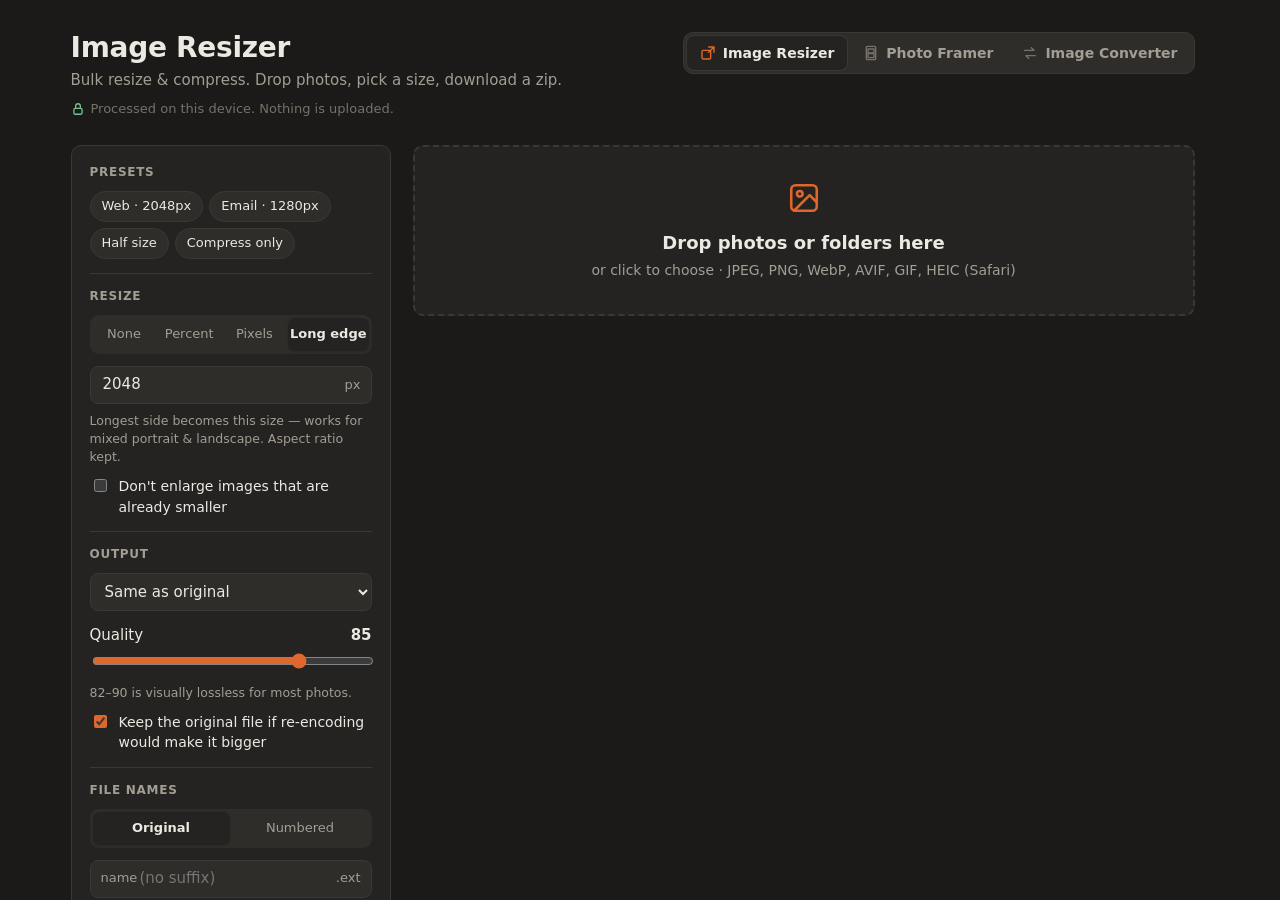
<file: index.html>
<!doctype html>
<html lang="en">
<head>
<meta charset="utf-8">
<meta name="viewport" content="width=device-width, initial-scale=1">
<title>Photo Tools</title>
<link rel="icon" href="data:image/svg+xml,%3Csvg xmlns='http://www.w3.org/2000/svg' viewBox='0 0 32 32'%3E%3Crect x='3' y='9' width='20' height='20' rx='3' fill='none' stroke='%23e0672b' stroke-width='3'/%3E%3Cpath d='M17 3h12v12M29 3L17 15' fill='none' stroke='%23e0672b' stroke-width='3' stroke-linecap='round'/%3E%3C/svg%3E">
<!--
  Container page: every tool from switcher.js is loaded into its own full-window
  frame, and switching just shows a different one, so no page reload and each
  tool keeps its photos. Edit the tools themselves in resize.html / frame.html.
-->
<style>
  html, body { margin: 0; height: 100%; background: #1b1a18; overflow: hidden; }
  iframe { position: fixed; inset: 0; width: 100%; height: 100%; border: 0; display: block; background: #1b1a18; }
  iframe.off { visibility: hidden; pointer-events: none; }
</style>
<script src="switcher.js"></script>
</head>
<body>
<noscript><p style="color:#ece8e2;font:15px system-ui;padding:24px">Turn on JavaScript, or open <a style="color:#e0672b" href="resize.html">Image Resizer</a> / <a style="color:#e0672b" href="frame.html">Photo Framer</a> directly.</p></noscript>
<script>
(() => {
  const TOOLS = window.PHOTO_TOOLS || [];
  const byKey = Object.fromEntries(TOOLS.map((t) => [t.key, t]));
  const frames = {};
  let current = null;

  // Clean URL on the real site (image.asahina.me/#frame instead of /index.html#frame).
  const base = /^https?:$/.test(location.protocol) ? location.pathname.replace(/index\.html$/, "") : location.pathname;

  function frameFor(key) {
    if (!frames[key]) {
      const f = document.createElement("iframe");
      f.src = byKey[key].file + "?embed";
      f.title = byKey[key].title;
      f.allow = "web-share; clipboard-write";   // lets tools open the phone's share sheet (Save to Photos)
      f.className = "off";
      document.body.append(f);
      frames[key] = f;
    }
    return frames[key];
  }

  function show(key, push) {
    if (!byKey[key]) key = TOOLS[0].key;
    if (key !== current) {
      const f = frameFor(key);
      Object.entries(frames).forEach(([k, el]) => el.classList.toggle("off", k !== key));
      current = key;
      document.title = byKey[key].title;
      try { localStorage.setItem("phototools.tool", key); } catch (_) {}
      try { f.contentWindow.scrollTo(0, 0); } catch (_) {}   // every tool opens at the top
      try { f.contentWindow.focus(); } catch (_) {}
    }
    const url = base + "#" + key;
    if (location.pathname + location.hash !== url) history[push ? "pushState" : "replaceState"](null, "", url);
  }

  // ---- Shared photo list (see shared-photos.js) ----
  let photos = [];   // [{ id, file }] in list order
  function relay(msg, except) {
    Object.values(frames).forEach((f) => { if (f.contentWindow !== except) f.contentWindow.postMessage(msg, "*"); });
  }
  function onPhotos(d, source) {
    if (d.type === "hello") {             // a tool just loaded: give it the current list
      if (photos.length) source.postMessage({ type: "add", photos, sharedPhotos: true }, "*");
      return;
    }
    if (d.type === "add") d.photos.forEach((p) => { if (!photos.some((x) => x.id === p.id)) photos.push(p); });
    else if (d.type === "remove") photos = photos.filter((p) => !d.ids.includes(p.id));
    else if (d.type === "clear") photos = [];
    else if (d.type === "order") {
      const pos = new Map(d.ids.map((id, n) => [id, n]));
      photos.sort((a, b) => (pos.get(a.id) ?? 1e9) - (pos.get(b.id) ?? 1e9));
    } else return;
    relay(d, source);
  }

  window.addEventListener("message", (e) => {
    const fromTool = Object.values(frames).some((f) => f.contentWindow === e.source);
    if (!fromTool || !e.data) return;
    if (e.data.sharedPhotos) onPhotos(e.data, e.source);
    else if (e.data.type === "phototools:switch") show(e.data.key, true);
  });
  window.addEventListener("popstate", () => show(location.hash.slice(1)));
  window.addEventListener("hashchange", () => show(location.hash.slice(1)));

  let saved = null;
  try { saved = localStorage.getItem("phototools.tool"); } catch (_) {}
  const hash = location.hash.slice(1);
  show(byKey[hash] ? hash : saved);

  // Load the other tools quietly once the first one is up, so switching is instant.
  frames[current].addEventListener("load", () => {
    setTimeout(() => TOOLS.forEach((t) => frameFor(t.key)), 400);
  }, { once: true });
})();
</script>
</body>
</html>
</file>
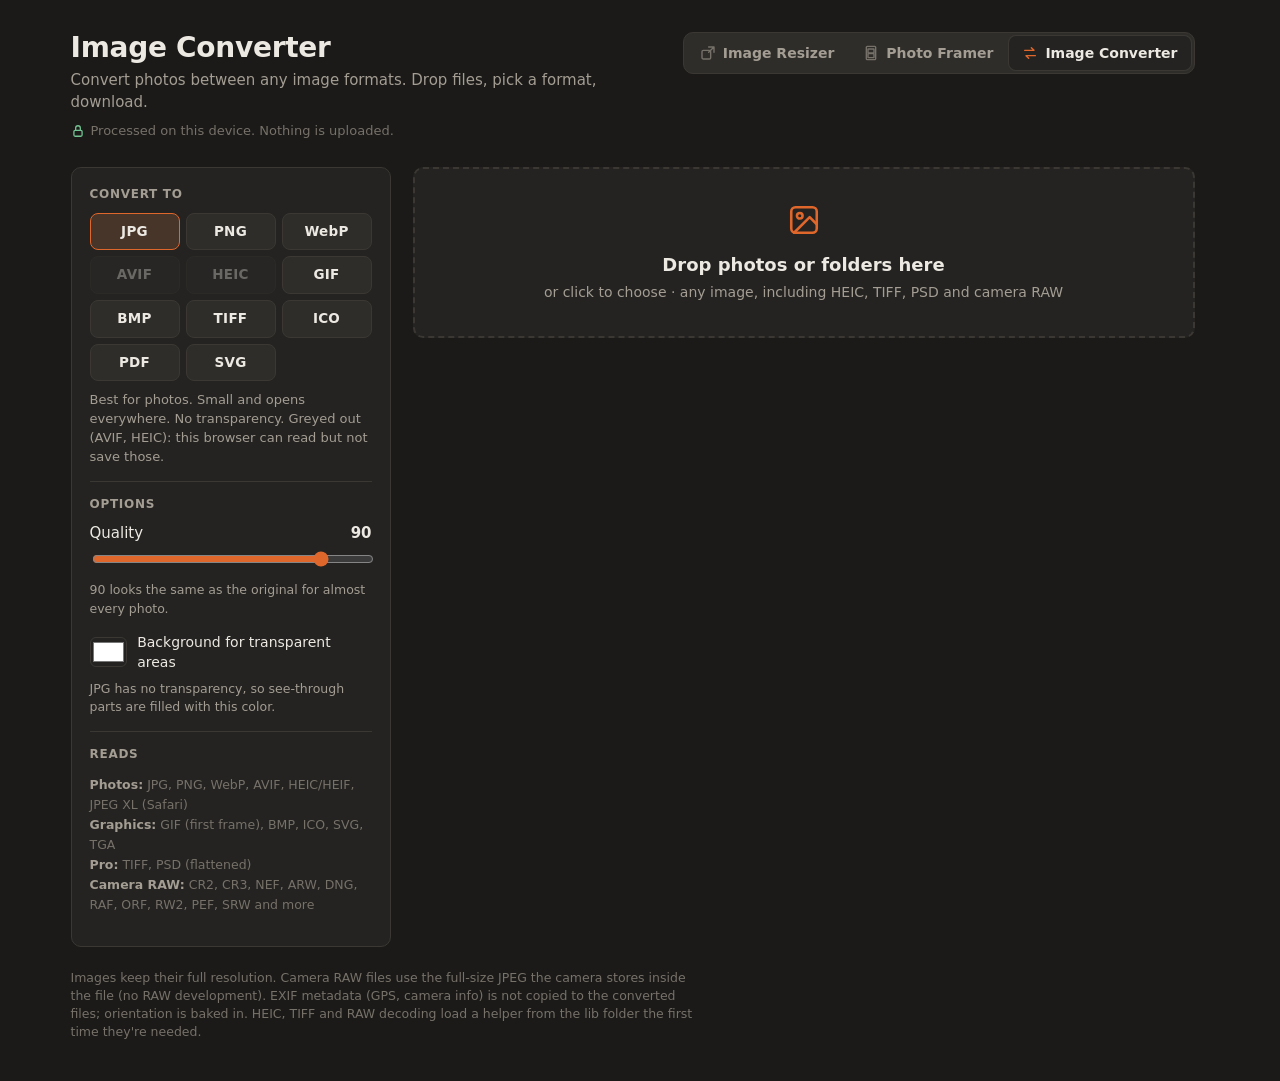
<file: convert.html>
<!doctype html>
<html lang="en">
<head>
<meta charset="utf-8">
<meta name="viewport" content="width=device-width, initial-scale=1, viewport-fit=cover">
<title>Image Converter</title>
<link rel="icon" href="data:image/svg+xml,%3Csvg xmlns='http://www.w3.org/2000/svg' viewBox='0 0 32 32'%3E%3Cpath d='M5 11h19l-5-5M27 21H8l5 5' fill='none' stroke='%23e0672b' stroke-width='3' stroke-linecap='round' stroke-linejoin='round'/%3E%3C/svg%3E">
<link rel="stylesheet" href="style.css">
<style>
/* ---------- Image Converter styles (shared colors & header live in style.css) ---------- */
main{display:grid;grid-template-columns:320px minmax(0,1fr);gap:22px;align-items:start}
@media (max-width:820px){main{grid-template-columns:minmax(0,1fr)}.work{order:-1}}

/* settings */
.panel{background:var(--panel);border:1px solid var(--border);border-radius:var(--radius);box-shadow:var(--shadow)}
aside.panel{position:sticky;top:16px;padding:18px}
@media (max-width:820px){aside.panel{position:static}}
.section{padding:14px 0;border-top:1px solid var(--border)}
.section:first-child{padding-top:0;border-top:0}
.section:last-child{padding-bottom:0}
.label{font-size:12px;font-weight:600;letter-spacing:.06em;text-transform:uppercase;color:var(--muted);margin:0 0 10px}
.seg{display:grid;grid-template-columns:repeat(4,1fr);background:var(--panel-2);border-radius:9px;padding:3px;gap:2px}
.seg button{border:0;background:transparent;padding:7px 2px;white-space:nowrap;border-radius:7px;font-size:13px;cursor:pointer;color:var(--muted)}
.seg button[aria-pressed="true"]{background:var(--panel);color:var(--text);box-shadow:0 1px 3px rgba(0,0,0,.12);font-weight:600}
.mode-body{margin-top:12px}
.row{display:flex;align-items:center;gap:8px}
.field{display:flex;align-items:center;background:var(--panel-2);border:1px solid var(--border);border-radius:8px;padding:0 10px;height:38px;flex:1;min-width:0}
.field input{border:0;background:transparent;outline:0;width:100%;min-width:0;font-variant-numeric:tabular-nums}
.field span{color:var(--muted);font-size:13px;flex:none}
.field:focus-within{border-color:var(--accent)}
.lock{flex:none;width:38px;height:38px;border-radius:8px;border:1px solid var(--border);background:var(--panel-2);display:grid;place-items:center;cursor:pointer;color:var(--muted)}
.lock[aria-pressed="true"]{color:var(--accent);border-color:var(--accent);background:var(--accent-soft)}
.hint{font-size:12.5px;color:var(--muted);margin:8px 0 0}
input[type=range]{width:100%;accent-color:var(--accent)}
.range-head{display:flex;justify-content:space-between;align-items:baseline;margin-bottom:4px}
.range-head b{font-variant-numeric:tabular-nums}
select{width:100%;height:38px;border-radius:8px;border:1px solid var(--border);background:var(--panel-2);padding:0 10px}
.check{display:flex;gap:9px;align-items:flex-start;font-size:14px;margin-top:10px;cursor:pointer}
.check input{margin-top:3px;accent-color:var(--accent)}
.presets{display:flex;flex-wrap:wrap;gap:6px}
.seg.seg-2{grid-template-columns:1fr 1fr}
.item.dragging{opacity:.4}
.item.drop-before{box-shadow:inset 0 2px 0 var(--accent)}
.item.drop-after{box-shadow:inset 0 -2px 0 var(--accent)}
.item[draggable=true]{cursor:grab}
.meta .calc{color:var(--faint)}
.newname{color:var(--accent);font-weight:500}
.chip{border:1px solid var(--border);background:var(--panel-2);border-radius:999px;padding:5px 11px;font-size:13px;cursor:pointer}
.chip:hover{border-color:var(--accent)}
.disabled{opacity:.45;pointer-events:none}

/* workspace */
.work{display:flex;flex-direction:column;gap:14px;min-width:0}

.toolbar{display:flex;align-items:center;gap:10px;flex-wrap:wrap;padding:12px 14px}
.stats{flex:1;min-width:180px;font-size:14px;color:var(--muted)}
.stats b{color:var(--text);font-variant-numeric:tabular-nums}
.stats .save{color:var(--good);font-weight:600}
.btn{border:1px solid var(--border);background:var(--panel-2);border-radius:9px;padding:0 14px;height:38px;cursor:pointer;font-weight:500;display:inline-flex;align-items:center;gap:7px;white-space:nowrap}
.btn:hover{border-color:var(--muted)}
.btn.primary{background:var(--accent);border-color:var(--accent);color:var(--accent-ink);font-weight:600}
.btn.primary:hover{filter:brightness(1.05)}
.btn:disabled{opacity:.45;cursor:default;filter:none}
.btn.ghost{background:transparent}
.progress{height:4px;background:var(--panel-2);border-radius:4px;overflow:hidden;width:100%;display:none}
.progress>i{display:block;height:100%;width:0;background:var(--accent);transition:width .15s}
.progress.on{display:block}

.list{list-style:none;margin:0;padding:0;display:flex;flex-direction:column}
.item{display:grid;grid-template-columns:56px 1fr auto;gap:12px;align-items:center;padding:10px 14px;border-top:1px solid var(--border)}
.item:first-child{border-top:0}
.thumb{width:56px;height:56px;border-radius:8px;object-fit:cover;background:var(--panel-2);display:block}
.info{min-width:0}
.name{font-weight:500;white-space:nowrap;overflow:hidden;text-overflow:ellipsis;font-size:14px}
.meta{font-size:12.5px;color:var(--muted);font-variant-numeric:tabular-nums;margin-top:2px;display:flex;flex-wrap:wrap;gap:0 6px}
.meta .arrow{color:var(--accent)}
.meta .good{color:var(--good);font-weight:600}
.meta .bad{color:var(--bad)}
.acts{display:flex;align-items:center;gap:4px}
.icon-btn{width:34px;height:34px;border-radius:8px;border:0;background:transparent;display:grid;place-items:center;cursor:pointer;color:var(--muted)}
.icon-btn:hover{background:var(--panel-2);color:var(--text)}
.icon-btn:disabled{opacity:.3;cursor:default;background:transparent}
.badge{font-size:11.5px;padding:2px 8px;border-radius:999px;background:var(--panel-2);color:var(--muted);white-space:nowrap}
.badge.done{background:color-mix(in srgb,var(--good) 16%,transparent);color:var(--good)}
.badge.err{background:color-mix(in srgb,var(--bad) 16%,transparent);color:var(--bad)}
.badge.work{background:var(--accent-soft);color:var(--accent)}
.empty-note{padding:18px;text-align:center;color:var(--muted);font-size:14px}
footer{margin-top:22px;color:var(--faint);font-size:12.5px;max-width:80ch}
@media (max-width:520px){
  .item{grid-template-columns:44px 1fr auto;gap:10px;padding:10px}
  .thumb{width:44px;height:44px}
  .badge{display:none}
}

/* converter extras */
.formats{display:grid;grid-template-columns:repeat(3,1fr);gap:6px}
.fmt{border:1px solid var(--border);background:var(--panel-2);border-radius:8px;padding:8px 4px;cursor:pointer;font-size:13.5px;font-weight:600;letter-spacing:.02em}
.fmt:hover{border-color:var(--faint)}
.fmt[aria-pressed="true"]{border-color:var(--accent);background:color-mix(in srgb,var(--accent) 14%,var(--panel-2));color:var(--text)}
.fmt:disabled{opacity:.35;cursor:not-allowed}
.fmt-desc{font-size:13px;color:var(--muted);margin:10px 0 0}
.opt{margin-top:14px}
.color-row{display:flex;align-items:center;gap:10px;font-size:14px}
.color-row input[type=color]{width:38px;height:30px;padding:0;border:1px solid var(--border);border-radius:6px;background:none;cursor:pointer}
.tag{display:inline-block;font-size:11px;font-weight:700;letter-spacing:.04em;padding:1px 6px;border-radius:4px;background:var(--panel-2);border:1px solid var(--border);color:var(--muted)}
.tag.to{color:var(--accent);border-color:color-mix(in srgb,var(--accent) 50%,var(--border))}
.meta .note{color:var(--faint)}
.supported{font-size:12.5px;color:var(--faint);line-height:1.6}
.supported b{color:var(--muted);font-weight:600}
</style>
</head>
<body>
<div class="wrap">
  <header class="top">
    <div>
      <h1>Image Converter</h1>
      <p class="sub">Convert photos between any image formats. Drop files, pick a format, download.</p>
      <p class="local"><svg width="14" height="14" viewBox="0 0 24 24" fill="none" stroke="currentColor" stroke-width="2.2" stroke-linecap="round" stroke-linejoin="round" aria-hidden="true"><rect x="5" y="11" width="14" height="10" rx="2"/><path d="M8 11V7a4 4 0 0 1 8 0v4"/></svg> Processed on this device. Nothing is uploaded.</p>
    </div>
    <div class="switcher" data-tool="convert"></div>
  </header>

  <main>
    <aside class="panel" id="settings">
      <div class="section">
        <p class="label">Convert to</p>
        <div class="formats" id="formats" role="group" aria-label="Output format"></div>
        <p class="fmt-desc" id="fmtDesc"></p>
      </div>

      <div class="section" id="optsSection">
        <p class="label">Options</p>
        <div id="qualityWrap">
          <div class="range-head"><span>Quality</span><b id="qualityOut">90</b></div>
          <input type="range" id="quality" min="40" max="100" step="1">
          <p class="hint">90 looks the same as the original for almost every photo.</p>
        </div>
        <div class="opt" id="bgWrap">
          <label class="color-row"><input type="color" id="bg"> <span>Background for transparent areas</span></label>
          <p class="hint" id="bgHint"></p>
        </div>
        <div class="opt" id="gifWrap">
          <label class="check"><input type="checkbox" id="dither"> <span>Dither (smoother gradients in 256 colors)</span></label>
        </div>
        <div class="opt" id="pdfWrap">
          <label class="check" style="margin-top:0"><input type="checkbox" id="pdfOne"> <span>Put all images in one PDF</span></label>
          <div class="field" style="margin-top:10px"><span>Page&nbsp;</span>
            <select id="pdfPage" style="border:0;background:transparent;height:36px;padding:0">
              <option value="image">Same size as image</option>
              <option value="a4">A4 (fit image)</option>
              <option value="letter">US Letter (fit image)</option>
            </select>
          </div>
        </div>
        <div class="opt" id="icoWrap">
          <p class="hint" style="margin-top:0">Includes 16, 32, 48, 64, 128 and 256 px sizes. Non-square images are centered on a transparent square.</p>
        </div>
        <p class="hint" id="noOpts">No options for this format. It converts losslessly.</p>
      </div>

      <div class="section">
        <p class="label">Reads</p>
        <p class="supported" id="supported"></p>
      </div>
    </aside>

    <section class="work">
      <div class="drop" id="drop" tabindex="0" role="button" aria-label="Add images">
        <svg width="34" height="34" viewBox="0 0 24 24" fill="none" stroke="currentColor" stroke-width="1.8" stroke-linecap="round" stroke-linejoin="round"><rect x="3" y="3" width="18" height="18" rx="3"/><circle cx="9" cy="9" r="2"/><path d="m21 15-5-5L5 21"/></svg>
        <span class="drop-title">Drop photos or folders here</span>
        <span class="drop-sub">or click to choose · any image, including HEIC, TIFF, PSD and camera RAW</span>
        <input type="file" id="fileInput" multiple hidden>
      </div>

      <div class="panel hidden" id="batch">
        <div class="toolbar">
          <div class="stats" id="stats"></div>
          <button class="btn ghost" id="clearBtn">Clear</button>
          <button class="btn" id="dlAllBtn" title="Saves every image as its own file instead of one ZIP. Your browser may ask once to allow multiple downloads.">
            <svg width="16" height="16" viewBox="0 0 24 24" fill="none" stroke="currentColor" stroke-width="2" stroke-linecap="round" stroke-linejoin="round"><rect x="8" y="3" width="12" height="15" rx="2"/><path d="M5 7v12a2 2 0 0 0 2 2h9"/></svg><span id="dlAllLabel">Download separately</span>
          </button>
          <button class="btn primary" id="zipBtn">
            <svg width="16" height="16" viewBox="0 0 24 24" fill="none" stroke="currentColor" stroke-width="2.2" stroke-linecap="round" stroke-linejoin="round"><path d="M12 3v12m0 0 5-5m-5 5-5-5M4 21h16"/></svg><span id="zipLabel">Download ZIP</span>
          </button>
          <button class="btn primary hidden" id="photosBtn" title="Opens the share sheet — choose Save Image(s) to add them to your photo library">
            <svg width="16" height="16" viewBox="0 0 24 24" fill="none" stroke="currentColor" stroke-width="2.2" stroke-linecap="round" stroke-linejoin="round"><rect x="3" y="3" width="18" height="18" rx="3"/><circle cx="9" cy="9" r="2"/><path d="m21 15-5-5L5 21"/></svg><span id="photosLabel">Save to Photos</span>
          </button>
          <div class="progress" id="progress"><i></i></div>
        </div>
        <ul class="list" id="list"></ul>
      </div>
    </section>
  </main>
  <footer>Images keep their full resolution. Camera RAW files use the full-size JPEG the camera stores inside the file (no RAW development). EXIF metadata (GPS, camera info) is not copied to the converted files; orientation is baked in. HEIC, TIFF and RAW decoding load a helper from the lib folder the first time they're needed.</footer>
</div>
<script src="switcher.js"></script>
<script src="shared-photos.js"></script>
<script src="save-photos.js"></script>
<script>
(() => {
'use strict';
const $ = s => document.querySelector(s);
const $$ = s => [...document.querySelectorAll(s)];

/* ================= Formats ================= */
const canEncode = type => { try { const c = document.createElement('canvas'); c.width = c.height = 1; return c.toDataURL(type).startsWith('data:' + type); } catch { return false; } };

// Output formats. native = the browser's own encoder; the rest are encoded below in this file.
const OUT = [
  { id: 'jpg',  label: 'JPG',  ext: '.jpg',  mime: 'image/jpeg', lossy: true,  alpha: false, desc: 'Best for photos. Small and opens everywhere. No transparency.' },
  { id: 'png',  label: 'PNG',  ext: '.png',  mime: 'image/png',  lossy: false, alpha: true,  desc: 'Lossless and keeps transparency. Bigger files than JPG for photos.' },
  { id: 'webp', label: 'WebP', ext: '.webp', mime: 'image/webp', lossy: true,  alpha: true,  desc: 'Smaller than JPG at the same quality and keeps transparency. Great for websites.' },
  { id: 'avif', label: 'AVIF', ext: '.avif', mime: 'image/avif', lossy: true,  alpha: true,  desc: 'Smallest files at high quality. Newer format, supported by modern browsers.' },
  { id: 'heic', label: 'HEIC', ext: '.heic', mime: 'image/heic', lossy: true,  alpha: true,  desc: 'Apple’s photo format.' },
  { id: 'gif',  label: 'GIF',  ext: '.gif',  mime: 'image/gif',  lossy: false, alpha: true,  desc: 'Up to 256 colors, single frame. Best for simple graphics, not photos.' },
  { id: 'bmp',  label: 'BMP',  ext: '.bmp',  mime: 'image/bmp',  lossy: false, alpha: true,  desc: 'Uncompressed Windows bitmap. Very large files.' },
  { id: 'tiff', label: 'TIFF', ext: '.tiff', mime: 'image/tiff', lossy: false, alpha: true,  desc: 'Lossless, for print and editing apps. Compressed with Deflate.' },
  { id: 'ico',  label: 'ICO',  ext: '.ico',  mime: 'image/x-icon', lossy: false, alpha: true, desc: 'Favicon / Windows icon with several sizes in one file.' },
  { id: 'pdf',  label: 'PDF',  ext: '.pdf',  mime: 'application/pdf', lossy: true, alpha: false, desc: 'One page per image, or every image in a single PDF.' },
  { id: 'svg',  label: 'SVG',  ext: '.svg',  mime: 'image/svg+xml', lossy: false, alpha: true, desc: 'The image wrapped in an SVG file (it isn’t traced into vector shapes).' },
];
const NATIVE = { jpg: 1, png: 1, webp: 1, avif: 1, heic: 1 };
OUT.forEach(f => { f.ok = NATIVE[f.id] ? canEncode(f.mime) : true; });
OUT.find(f => f.id === 'heic').why = 'Browsers can read HEIC but none can save it.';
OUT.find(f => f.id === 'avif').why = 'This browser can’t save AVIF. Chrome and Edge can.';
OUT.find(f => f.id === 'webp').why = 'This browser can’t save WebP.';
const fmtById = id => OUT.find(f => f.id === id);

const RAW_EXT = /\.(cr2|cr3|crw|nef|nrw|arw|srf|sr2|dng|raf|orf|rw2|rwl|pef|srw|3fr|fff|iiq|erf|kdc|dcr|mrw|mos|x3f)$/i;
const OTHER_EXT = /\.(jpe?g|jfif|png|apng|webp|avif|gif|bmp|dib|ico|cur|svg|tiff?|heic|heif|hif|psd|tga|jxl)$/i;
const isImage = f => (f.type && f.type.startsWith('image/')) || OTHER_EXT.test(f.name) || RAW_EXT.test(f.name);
$('#fileInput').accept = 'image/*,.heic,.heif,.hif,.tif,.tiff,.psd,.tga,.jxl,.ico,.bmp,.svg,.cr2,.cr3,.crw,.nef,.nrw,.arw,.srf,.sr2,.dng,.raf,.orf,.rw2,.rwl,.pef,.srw,.3fr,.fff,.iiq,.erf,.kdc,.dcr,.mrw,.mos,.x3f';
$('#supported').innerHTML = '<b>Photos:</b> JPG, PNG, WebP, AVIF, HEIC/HEIF, JPEG XL (Safari)<br>' +
  '<b>Graphics:</b> GIF (first frame), BMP, ICO, SVG, TGA<br><b>Pro:</b> TIFF, PSD (flattened)<br>' +
  '<b>Camera RAW:</b> CR2, CR3, NEF, ARW, DNG, RAF, ORF, RW2, PEF, SRW and more';

/* ================= Settings ================= */
const DEFAULTS = { to: 'jpg', quality: 90, bg: '#ffffff', dither: true, pdfOne: true, pdfPage: 'image' };
let S = { ...DEFAULTS };
try { Object.assign(S, JSON.parse(localStorage.getItem('converter.settings') || '{}')); } catch {}
if (!fmtById(S.to) || !fmtById(S.to).ok) S.to = 'jpg';
const save = () => { try { localStorage.setItem('converter.settings', JSON.stringify(S)); } catch {} };

const formatsEl = $('#formats');
OUT.forEach(f => {
  const b = document.createElement('button');
  b.type = 'button'; b.className = 'fmt'; b.dataset.fmt = f.id; b.textContent = f.label;
  b.disabled = !f.ok; b.title = f.ok ? f.desc : f.why;
  b.onclick = () => set({ to: f.id });
  formatsEl.append(b);
});

function syncUI() {
  const f = fmtById(S.to);
  $$('.fmt').forEach(b => b.setAttribute('aria-pressed', b.dataset.fmt === S.to));
  const off = OUT.filter(o => !o.ok).map(o => o.label);
  $('#fmtDesc').textContent = f.desc + (off.length ? ` Greyed out (${off.join(', ')}): this browser can read but not save ${off.length > 1 ? 'those' : 'that format'}.` : '');
  $('#quality').value = S.quality; $('#qualityOut').textContent = S.quality;
  $('#bg').value = S.bg; $('#dither').checked = S.dither; $('#pdfOne').checked = S.pdfOne; $('#pdfPage').value = S.pdfPage;
  const show = (id, on) => $(id).classList.toggle('hidden', !on);
  show('#qualityWrap', f.lossy); show('#bgWrap', !f.alpha); show('#gifWrap', f.id === 'gif');
  show('#pdfWrap', f.id === 'pdf'); show('#icoWrap', f.id === 'ico');
  show('#noOpts', !f.lossy && f.alpha && !['gif', 'ico'].includes(f.id));
  $('#bgHint').textContent = `${f.label} has no transparency, so see-through parts are filled with this color.`;
}
function set(patch) { Object.assign(S, patch); save(); syncUI(); invalidate(); }
$('#quality').oninput = e => { S.quality = +e.target.value; $('#qualityOut').textContent = S.quality; save(); invalidate(); };
$('#bg').oninput = e => { S.bg = e.target.value; save(); invalidate(); };
$('#dither').onchange = e => set({ dither: e.target.checked });
$('#pdfOne').onchange = e => { S.pdfOne = e.target.checked; save(); updateStats(); refreshNames(); };
$('#pdfPage').onchange = e => { S.pdfPage = e.target.value; save(); updateStats(); };

/* ================= Helpers ================= */
const fmtBytes = b => b < 1024 ? b + ' B' : b < 1048576 ? (b / 1024).toFixed(0) + ' KB' : (b / 1048576).toFixed(b < 10485760 ? 2 : 1) + ' MB';
const escapeHtml = s => String(s).replace(/[&<>"]/g, c => ({ '&': '&amp;', '<': '&lt;', '>': '&gt;', '"': '&quot;' }[c]));
const extOf = name => (name.match(/\.([^.]+)$/) || [, ''])[1].toLowerCase();
const canvasOf = (w, h) => { const c = document.createElement('canvas'); c.width = w; c.height = h; return c; };
const toBlob = (c, type, q) => new Promise((res, rej) => c.toBlob(b => b ? res(b) : rej(new Error('Too large for this browser to encode')), type, q));
const release = x => { if (!x) return; if (x.close) x.close(); else if (x.getContext) { x.width = x.height = 0; } };

const scripts = {};
function loadScript(src) {
  return scripts[src] || (scripts[src] = new Promise((res, rej) => {
    const s = document.createElement('script'); s.src = src;
    s.onload = res; s.onerror = () => { delete scripts[src]; rej(new Error(`Couldn’t load ${src}. Is the lib folder uploaded?`)); };
    document.head.append(s);
  }));
}

/* ================= Reading (decoders) ================= */
async function head(file, n = 64) { return new Uint8Array(await file.slice(0, n).arrayBuffer()); }
const str = (u8, a, b) => String.fromCharCode(...u8.slice(a, b));

/** What the file really is, from its first bytes (falls back to the extension). */
async function sniff(file) {
  const h = await head(file);
  const e = extOf(file.name);
  if (RAW_EXT.test(file.name)) return e.toUpperCase();
  if (h[0] === 0xFF && h[1] === 0xD8) return 'JPG';
  if (h[0] === 0x89 && str(h, 1, 4) === 'PNG') return 'PNG';
  if (str(h, 0, 3) === 'GIF') return 'GIF';
  if (str(h, 0, 4) === 'RIFF' && str(h, 8, 12) === 'WEBP') return 'WEBP';
  if (str(h, 0, 2) === 'BM') return 'BMP';
  if (str(h, 0, 4) === '8BPS') return 'PSD';
  if ((h[0] === 0x49 && h[1] === 0x49 && h[2] === 0x2A) || (h[0] === 0x4D && h[1] === 0x4D && h[3] === 0x2A)) return 'TIFF';
  if (h[0] === 0 && h[1] === 0 && (h[2] === 1 || h[2] === 2) && h[3] === 0 && (e === 'ico' || e === 'cur')) return 'ICO';
  if ((h[0] === 0xFF && h[1] === 0x0A) || str(h, 4, 8) === 'JXL ') return 'JXL';
  if (str(h, 4, 8) === 'ftyp') {
    const brand = str(h, 8, 12);
    if (/avif|avis/.test(brand)) return 'AVIF';
    if (/hei|hev|mif1|msf1/.test(brand)) return 'HEIC';
  }
  if (e === 'svg' || /<svg|<\?xml/i.test(str(h, 0, 64))) return 'SVG';
  if (e === 'tga') return 'TGA';
  return (e || 'image').toUpperCase();
}

/** Browser's own decoder (EXIF orientation applied). */
async function nativeDecode(blob) {
  try { return await createImageBitmap(blob, { imageOrientation: 'from-image' }); } catch {}
  const url = URL.createObjectURL(blob);
  try {
    const img = new Image(); img.decoding = 'async'; img.src = url; await img.decode();
    let w = img.naturalWidth, h = img.naturalHeight;
    if (!w || !h) { w = 1024; h = 1024; }                   // SVG without a size
    const c = canvasOf(w, h); c.getContext('2d').drawImage(img, 0, 0, w, h);
    return c;
  } finally { setTimeout(() => URL.revokeObjectURL(url), 1000); }
}

/** Largest baseline/progressive JPEG stored inside a camera RAW file. */
function findEmbeddedJpeg(u8) {
  let best = null;
  for (let p = 0; p < u8.length - 3; p++) {
    if (u8[p] !== 0xFF || u8[p + 1] !== 0xD8 || u8[p + 2] !== 0xFF) continue;
    let q = p + 2, w = 0, h = 0, ok = false, end = -1;
    while (q + 4 < u8.length) {
      if (u8[q] !== 0xFF) break;
      const m = u8[q + 1];
      if (m === 0xFF) { q++; continue; }
      if (m === 0xD9) { end = q + 2; break; }
      const len = (u8[q + 2] << 8) | u8[q + 3];
      if (m === 0xC0 || m === 0xC1 || m === 0xC2) { h = (u8[q + 5] << 8) | u8[q + 6]; w = (u8[q + 7] << 8) | u8[q + 8]; ok = true; }
      else if (m >= 0xC3 && m <= 0xCF && m !== 0xC4 && m !== 0xC8 && m !== 0xCC) { ok = false; break; }   // lossless etc. — not viewable
      if (m === 0xDA) {                                   // scan data: find the real end marker
        let r = q + 2 + len;
        while (r + 1 < u8.length) {
          if (u8[r] === 0xFF && u8[r + 1] !== 0 && !(u8[r + 1] >= 0xD0 && u8[r + 1] <= 0xD7)) {
            if (u8[r + 1] === 0xD9) { end = r + 2; break; }
            if (u8[r + 1] === 0xDA || (u8[r + 1] >= 0xC0 && u8[r + 1] <= 0xFE)) { q = r; break; }   // next progressive scan / table
          }
          r++;
        }
        if (end > 0 || r + 1 >= u8.length) break;
        continue;
      }
      q += 2 + len;
    }
    if (ok && end > 0 && w * h > (best ? best.w * best.h : 0)) best = { start: p, end, w, h };
    if (ok && end > 0) p = end - 1;                     // skip past this JPEG
  }
  return best;
}
/** EXIF orientation from a TIFF-style RAW header (IFD0 tag 0x0112). */
function tiffOrientation(u8) {
  const le = u8[0] === 0x49; if (!(le || u8[0] === 0x4D)) return 1;
  const dv = new DataView(u8.buffer, u8.byteOffset, u8.byteLength);
  try {
    const ifd = dv.getUint32(4, le), n = dv.getUint16(ifd, le);
    for (let i = 0; i < n; i++) { const e = ifd + 2 + i * 12; if (dv.getUint16(e, le) === 0x0112) return dv.getUint16(e + 8, le); }
  } catch {}
  return 1;
}
/** True if a JPEG carries its own EXIF orientation (so the browser rotates it already). */
function jpegHasOrientation(u8) {
  let p = 2;
  while (p + 4 < u8.length && u8[p] === 0xFF) {
    const m = u8[p + 1], len = (u8[p + 2] << 8) | u8[p + 3];
    if (m === 0xE1 && str(u8, p + 4, p + 8) === 'Exif') {
      const t = u8.subarray(p + 10, p + 2 + len);
      const o = tiffOrientation(t);
      return o > 1;
    }
    if (m === 0xDA) break;
    p += 2 + len;
  }
  return false;
}
async function rotated(src, orient) {
  const w = src.width, h = src.height, swap = orient === 6 || orient === 8;
  const c = canvasOf(swap ? h : w, swap ? w : h), x = c.getContext('2d');
  if (orient === 3) { x.translate(w, h); x.rotate(Math.PI); }
  else if (orient === 6) { x.translate(h, 0); x.rotate(Math.PI / 2); }
  else if (orient === 8) { x.translate(0, w); x.rotate(-Math.PI / 2); }
  x.drawImage(src, 0, 0); release(src);
  return c;
}

async function decodeRaw(file) {
  const u8 = new Uint8Array(await file.arrayBuffer());
  const j = findEmbeddedJpeg(u8);
  if (!j) throw new Error('No viewable image found inside this RAW file');
  const jpeg = new Blob([u8.slice(j.start, j.end)], { type: 'image/jpeg' });
  const orient = tiffOrientation(u8);
  let src = await nativeDecode(jpeg);
  const turn = [3, 6, 8].includes(orient) && !jpegHasOrientation(u8.subarray(j.start, j.end));
  if (turn) src = await rotated(src, orient);
  return { src, note: 'embedded preview', cache: turn ? null : jpeg };
}

async function decodeTiff(file) {
  await loadScript('lib/pako_inflate.min.js'); await loadScript('lib/UTIF.js');
  const buf = await file.arrayBuffer();
  const ifds = UTIF.decode(buf);
  let best = null;
  for (const ifd of ifds) { const w = ifd.t256 && ifd.t256[0], h = ifd.t257 && ifd.t257[0]; if (w && h && (!best || w * h > best.w * best.h)) best = { ifd, w, h }; }
  if (!best) throw new Error('Unsupported TIFF');
  UTIF.decodeImage(buf, best.ifd, ifds);
  const rgba = UTIF.toRGBA8(best.ifd);
  return { src: fromRGBA(rgba, best.ifd.width, best.ifd.height) };
}

async function decodeHeic(file) {
  await loadScript('lib/heic2any.min.js');
  let out = await window.heic2any({ blob: file, toType: 'image/png' });
  if (Array.isArray(out)) out = out[0];
  return { src: await nativeDecode(out) };
}

function fromRGBA(rgba, w, h) {
  const c = canvasOf(w, h), x = c.getContext('2d');
  const id = x.createImageData(w, h); id.data.set(rgba.subarray ? rgba.subarray(0, w * h * 4) : rgba); x.putImageData(id, 0, 0);
  return c;
}

/** Photoshop: reads the flattened composite stored in every PSD (8/16-bit RGB or grayscale). */
async function decodePsd(file) {
  const u8 = new Uint8Array(await file.arrayBuffer()), dv = new DataView(u8.buffer);
  if (dv.getUint16(4) !== 1) throw new Error('PSB (large document) files aren’t supported');
  const ch = dv.getUint16(12), h = dv.getUint32(14), w = dv.getUint32(18), depth = dv.getUint16(22), mode = dv.getUint16(24);
  if (![8, 16].includes(depth) || ![1, 3].includes(mode)) throw new Error('Only 8/16-bit RGB or grayscale PSDs are supported');
  let p = 26; p += 4 + dv.getUint32(p); p += 4 + dv.getUint32(p); p += 4 + dv.getUint32(p);
  const comp = dv.getUint16(p); p += 2;
  const bps = depth / 8, rowBytes = w * bps, planes = [];
  if (comp === 0) {
    for (let c = 0; c < ch; c++) { planes.push(u8.subarray(p, p + rowBytes * h)); p += rowBytes * h; }
  } else if (comp === 1) {
    const counts = []; for (let i = 0; i < ch * h; i++) { counts.push(dv.getUint16(p)); p += 2; }
    for (let c = 0; c < ch; c++) {
      const plane = new Uint8Array(rowBytes * h);
      for (let y = 0; y < h; y++) {
        const end = p + counts[c * h + y]; let o = y * rowBytes;
        while (p < end) {
          const n = u8[p++];
          if (n < 128) { plane.set(u8.subarray(p, p + n + 1), o); o += n + 1; p += n + 1; }
          else if (n > 128) { plane.fill(u8[p++], o, o + 257 - n); o += 257 - n; }
        }
        p = end;
      }
      planes.push(plane);
    }
  } else throw new Error('Unsupported PSD compression');
  const rgba = new Uint8ClampedArray(w * h * 4), gray = mode === 1;
  const hasA = gray ? ch >= 2 : ch >= 4;
  for (let i = 0; i < w * h; i++) {
    const v = c => planes[c][i * bps];
    rgba[i * 4] = v(0); rgba[i * 4 + 1] = gray ? v(0) : v(1); rgba[i * 4 + 2] = gray ? v(0) : v(2);
    rgba[i * 4 + 3] = hasA ? v(gray ? 1 : 3) : 255;
  }
  return { src: fromRGBA(rgba, w, h), note: 'flattened' };
}

/** Targa: true-color and grayscale, plain or RLE. */
async function decodeTga(file) {
  const u8 = new Uint8Array(await file.arrayBuffer());
  const idLen = u8[0], cmType = u8[1], type = u8[2];
  const w = u8[12] | (u8[13] << 8), h = u8[14] | (u8[15] << 8), bpp = u8[16], desc = u8[17];
  if (cmType || ![2, 3, 10, 11].includes(type)) throw new Error('Unsupported TGA type');
  const px = bpp / 8, rle = type >= 9, gray = type === 3 || type === 11;
  let p = 18 + idLen;
  const raw = new Uint8Array(w * h * px);
  if (!rle) raw.set(u8.subarray(p, p + raw.length));
  else {
    let o = 0;
    while (o < raw.length) {
      const hdr = u8[p++], n = (hdr & 0x7F) + 1;
      if (hdr & 0x80) { const v = u8.subarray(p, p + px); p += px; for (let i = 0; i < n; i++) { raw.set(v, o); o += px; } }
      else { raw.set(u8.subarray(p, p + n * px), o); o += n * px; p += n * px; }
    }
  }
  const top = desc & 0x20, rgba = new Uint8ClampedArray(w * h * 4);
  for (let y = 0; y < h; y++) for (let x = 0; x < w; x++) {
    const s = ((top ? y : h - 1 - y) * w + x) * px, d = (y * w + x) * 4;
    if (gray) { rgba[d] = rgba[d + 1] = rgba[d + 2] = raw[s]; rgba[d + 3] = px > 1 ? raw[s + 1] : 255; }
    else { rgba[d] = raw[s + 2]; rgba[d + 1] = raw[s + 1]; rgba[d + 2] = raw[s]; rgba[d + 3] = px === 4 ? raw[s + 3] : 255; }
  }
  return { src: fromRGBA(rgba, w, h) };
}

/**
 * Decode any supported file to something drawable: { src, note }.
 * Slow decodes (RAW, TIFF, HEIC, PSD, TGA) run once; a fast-to-read copy is kept on the item
 * so changing the output format doesn't repeat them.
 */
async function getSource(it) {
  if (it.cache) return { src: await nativeDecode(it.cache) };
  let r;
  if (RAW_EXT.test(it.file.name)) r = await decodeRaw(it.file);
  else if (it.kind === 'PSD') r = await decodePsd(it.file);
  else if (it.kind === 'TGA') r = await decodeTga(it.file);
  else {
    try { return { src: await nativeDecode(it.file) }; }          // the browser handles it
    catch {
      if (it.kind === 'TIFF') r = await decodeTiff(it.file);
      else if (it.kind === 'HEIC') r = await decodeHeic(it.file);
      else if (it.kind === 'JXL') throw new Error('JPEG XL opens in Safari only');
      else throw new Error('Can’t read this format');
    }
  }
  if (r.note) it.note = r.note;
  if (r.cache) it.cache = r.cache;
  else {
    const c = r.src.getContext ? r.src : canvasOf(r.src.width, r.src.height);
    if (c !== r.src) c.getContext('2d').drawImage(r.src, 0, 0);
    it.cache = await toBlob(c, 'image/png');
  }
  return r;
}

/* ================= Writing (encoders) ================= */
function hasAlpha(d) { for (let i = 3; i < d.length; i += 4) if (d[i] < 255) return true; return false; }

// --- GIF: median-cut palette (255 colors + transparency), optional Floyd–Steinberg dithering, LZW
function encodeGIF(img, dither) {
  const { width: w, height: h, data: d } = img;
  const transparent = hasAlpha(d);
  const maxColors = transparent ? 255 : 256;
  // histogram of 5-bit colors (opaque pixels)
  const hist = new Uint32Array(32768);
  for (let i = 0; i < d.length; i += 4) if (d[i + 3] >= 128) hist[((d[i] >> 3) << 10) | ((d[i + 1] >> 3) << 5) | (d[i + 2] >> 3)]++;
  const colors = []; for (let c = 0; c < 32768; c++) if (hist[c]) colors.push(c);
  const R = c => c >> 10, G = c => (c >> 5) & 31, B = c => c & 31;
  let boxes = [colors];
  while (boxes.length < maxColors) {
    let bi = -1, bestRange = 0, bestCh = 0;
    boxes.forEach((bx, i) => {
      if (bx.length < 2) return;
      let mn = [31, 31, 31], mx = [0, 0, 0];
      for (const c of bx) { const v = [R(c), G(c), B(c)]; for (let k = 0; k < 3; k++) { if (v[k] < mn[k]) mn[k] = v[k]; if (v[k] > mx[k]) mx[k] = v[k]; } }
      for (let k = 0; k < 3; k++) { const r = (mx[k] - mn[k]) * (k === 1 ? 1.2 : 1); if (r > bestRange) { bestRange = r; bi = i; bestCh = k; } }
    });
    if (bi < 0) break;
    const bx = boxes[bi], f = [R, G, B][bestCh];
    bx.sort((a, b) => f(a) - f(b));
    let total = 0; for (const c of bx) total += hist[c];
    let acc = 0, cut = 1;
    for (let i = 0; i < bx.length - 1; i++) { acc += hist[bx[i]]; if (acc >= total / 2) { cut = i + 1; break; } }
    boxes.splice(bi, 1, bx.slice(0, cut), bx.slice(cut));
  }
  const pal = boxes.filter(b => b.length).map(bx => {
    let r = 0, g = 0, b = 0, n = 0;
    for (const c of bx) { const k = hist[c]; r += (R(c) * 8 + 4) * k; g += (G(c) * 8 + 4) * k; b += (B(c) * 8 + 4) * k; n += k; }
    return [Math.round(r / n), Math.round(g / n), Math.round(b / n)];
  });
  if (!pal.length) pal.push([0, 0, 0]);
  const tIndex = transparent ? pal.length : -1;
  const lookup = new Int16Array(32768).fill(-1);
  const nearest = (r, g, b) => {
    const key = ((r >> 3) << 10) | ((g >> 3) << 5) | (b >> 3);
    let v = lookup[key];
    if (v < 0) {
      let bd = 1e9; const rr = (r & 0xF8) + 4, gg = (g & 0xF8) + 4, bb = (b & 0xF8) + 4;
      for (let i = 0; i < pal.length; i++) { const p = pal[i], dd = (p[0] - rr) ** 2 * 2 + (p[1] - gg) ** 2 * 4 + (p[2] - bb) ** 2 * 3; if (dd < bd) { bd = dd; v = i; } }
      lookup[key] = v;
    }
    return v;
  };
  const idx = new Uint8Array(w * h);
  if (dither) {
    let cur = new Float32Array((w + 2) * 3), nxt = new Float32Array((w + 2) * 3);
    for (let y = 0; y < h; y++) {
      nxt.fill(0);
      for (let x = 0; x < w; x++) {
        const i = (y * w + x) * 4;
        if (d[i + 3] < 128) { idx[y * w + x] = tIndex; continue; }
        const e = (x + 1) * 3;
        const r = Math.max(0, Math.min(255, d[i] + cur[e])), g = Math.max(0, Math.min(255, d[i + 1] + cur[e + 1])), b = Math.max(0, Math.min(255, d[i + 2] + cur[e + 2]));
        const pi = nearest(r | 0, g | 0, b | 0), p = pal[pi];
        idx[y * w + x] = pi;
        const er = r - p[0], eg = g - p[1], eb = b - p[2];
        cur[e + 3] += er * 7 / 16; cur[e + 4] += eg * 7 / 16; cur[e + 5] += eb * 7 / 16;
        nxt[e - 3] += er * 3 / 16; nxt[e - 2] += eg * 3 / 16; nxt[e - 1] += eb * 3 / 16;
        nxt[e] += er * 5 / 16; nxt[e + 1] += eg * 5 / 16; nxt[e + 2] += eb * 5 / 16;
        nxt[e + 3] += er / 16; nxt[e + 4] += eg / 16; nxt[e + 5] += eb / 16;
      }
      const t = cur; cur = nxt; nxt = t;
    }
  } else {
    for (let p = 0, i = 0; p < w * h; p++, i += 4) idx[p] = d[i + 3] < 128 ? tIndex : nearest(d[i], d[i + 1], d[i + 2]);
  }
  const out = new ByteWriter();
  out.str('GIF89a'); out.u16(w); out.u16(h); out.u8(0xF7); out.u8(0); out.u8(0);
  for (let i = 0; i < 256; i++) { const p = pal[i] || [0, 0, 0]; out.u8(p[0]); out.u8(p[1]); out.u8(p[2]); }
  if (transparent) { out.bytes([0x21, 0xF9, 4, 1, 0, 0, tIndex, 0]); }
  out.u8(0x2C); out.u16(0); out.u16(0); out.u16(w); out.u16(h); out.u8(0);
  out.u8(8);
  const lz = lzw(idx, 8);
  for (let i = 0; i < lz.length; i += 255) { const n = Math.min(255, lz.length - i); out.u8(n); out.bytes(lz.subarray(i, i + n)); }
  out.u8(0); out.u8(0x3B);
  return new Blob([out.done()], { type: 'image/gif' });
}

// GIF LZW (hash table method, as used by classic GIF encoders)
function lzw(pixels, minCode) {
  const BITS = 12, HSIZE = 5003, MAXMAX = 1 << BITS;
  const htab = new Int32Array(HSIZE).fill(-1), codetab = new Int32Array(HSIZE);
  const out = new ByteWriter();
  const initBits = minCode + 1, clearCode = 1 << minCode, eofCode = clearCode + 1;
  let nBits = initBits, maxcode = (1 << nBits) - 1, freeEnt = clearCode + 2, clearFlg = false;
  let acc = 0, accBits = 0;
  const emit = code => {
    acc |= code << accBits; accBits += nBits;
    while (accBits >= 8) { out.u8(acc & 0xFF); acc >>>= 8; accBits -= 8; }
    if (freeEnt > maxcode || clearFlg) {
      if (clearFlg) { nBits = initBits; maxcode = (1 << nBits) - 1; clearFlg = false; }
      else { nBits++; maxcode = nBits === BITS ? MAXMAX : (1 << nBits) - 1; }
    }
    if (code === eofCode) while (accBits > 0) { out.u8(acc & 0xFF); acc >>>= 8; accBits -= 8; }
  };
  let hshift = 0; for (let f = HSIZE; f < 65536; f *= 2) hshift++; hshift = 8 - hshift;
  emit(clearCode);
  let ent = pixels[0];
  outer: for (let p = 1; p < pixels.length; p++) {
    const c = pixels[p], fcode = (c << BITS) + ent;
    let i = (c << hshift) ^ ent;
    if (htab[i] === fcode) { ent = codetab[i]; continue; }
    if (htab[i] >= 0) {
      let disp = HSIZE - i; if (i === 0) disp = 1;
      do { if ((i -= disp) < 0) i += HSIZE; if (htab[i] === fcode) { ent = codetab[i]; continue outer; } } while (htab[i] >= 0);
    }
    emit(ent); ent = c;
    if (freeEnt < MAXMAX) { codetab[i] = freeEnt++; htab[i] = fcode; }
    else { htab.fill(-1); freeEnt = clearCode + 2; clearFlg = true; emit(clearCode); }
  }
  emit(ent); emit(eofCode);
  return out.done();
}

class ByteWriter {
  constructor(n = 1 << 16) { this.buf = new Uint8Array(n); this.len = 0; }
  grow(n) { if (this.len + n > this.buf.length) { const b = new Uint8Array(Math.max(this.buf.length * 2, this.len + n)); b.set(this.buf.subarray(0, this.len)); this.buf = b; } }
  u8(v) { this.grow(1); this.buf[this.len++] = v; }
  u16(v) { this.u8(v & 255); this.u8((v >> 8) & 255); }
  u32(v) { this.u16(v & 0xFFFF); this.u16((v >>> 16) & 0xFFFF); }
  bytes(a) { this.grow(a.length); this.buf.set(a, this.len); this.len += a.length; }
  str(s) { for (let i = 0; i < s.length; i++) this.u8(s.charCodeAt(i)); }
  done() { return this.buf.subarray(0, this.len); }
}

// --- BMP: 24-bit, or 32-bit with alpha (BITMAPV4HEADER)
function encodeBMP(img) {
  const { width: w, height: h, data: d } = img, alpha = hasAlpha(d);
  const bpp = alpha ? 32 : 24, row = Math.ceil(w * bpp / 32) * 4, hdr = alpha ? 108 : 40, off = 14 + hdr;
  const buf = new Uint8Array(off + row * h), dv = new DataView(buf.buffer);
  buf[0] = 0x42; buf[1] = 0x4D; dv.setUint32(2, buf.length, true); dv.setUint32(10, off, true);
  dv.setUint32(14, hdr, true); dv.setInt32(18, w, true); dv.setInt32(22, h, true); dv.setUint16(26, 1, true); dv.setUint16(28, bpp, true);
  dv.setUint32(30, alpha ? 3 : 0, true); dv.setUint32(34, row * h, true); dv.setInt32(38, 2835, true); dv.setInt32(42, 2835, true);
  if (alpha) { dv.setUint32(54, 0x00FF0000, true); dv.setUint32(58, 0x0000FF00, true); dv.setUint32(62, 0x000000FF, true); dv.setUint32(66, 0xFF000000, true); dv.setUint32(70, 0x73524742, true); }
  for (let y = 0; y < h; y++) {
    let o = off + (h - 1 - y) * row;
    for (let x = 0; x < w; x++) {
      const i = (y * w + x) * 4;
      buf[o++] = d[i + 2]; buf[o++] = d[i + 1]; buf[o++] = d[i];
      if (alpha) buf[o++] = d[i + 3];
    }
  }
  return new Blob([buf], { type: 'image/bmp' });
}

// --- TIFF: RGB/RGBA 8-bit, Deflate + horizontal predictor (uncompressed if the browser lacks CompressionStream)
async function encodeTIFF(img) {
  const { width: w, height: h, data: d } = img, alpha = hasAlpha(d), spp = alpha ? 4 : 3;
  const raw = new Uint8Array(w * h * spp);
  for (let p = 0, o = 0; p < w * h; p++) { const i = p * 4; raw[o++] = d[i]; raw[o++] = d[i + 1]; raw[o++] = d[i + 2]; if (alpha) raw[o++] = d[i + 3]; }
  let data = raw, compression = 1, predictor = 1;
  if (typeof CompressionStream === 'function') {
    for (let y = 0; y < h; y++) { const r = y * w * spp; for (let x = w - 1; x > 0; x--) for (let c = 0; c < spp; c++) raw[r + x * spp + c] -= raw[r + (x - 1) * spp + c]; }
    data = new Uint8Array(await new Response(new Blob([raw]).stream().pipeThrough(new CompressionStream('deflate'))).arrayBuffer());
    compression = 8; predictor = 2;
  }
  const tags = [
    [256, 4, 1, w], [257, 4, 1, h], [258, 3, spp, 'bps'], [259, 3, 1, compression], [262, 3, 1, 2],
    [273, 4, 1, 'strip'], [277, 3, 1, spp], [278, 4, 1, h], [279, 4, 1, data.length],
    [282, 5, 1, 'xres'], [283, 5, 1, 'yres'], [284, 3, 1, 1], [296, 3, 1, 2], [317, 3, 1, predictor],
  ];
  if (alpha) tags.push([338, 3, 1, 2]);
  const ifdSize = 2 + tags.length * 12 + 4;
  const bpsOff = 8 + ifdSize, xresOff = bpsOff + spp * 2, yresOff = xresOff + 8, stripOff = yresOff + 8;
  const buf = new Uint8Array(stripOff + data.length), dv = new DataView(buf.buffer);
  buf[0] = 0x49; buf[1] = 0x49; dv.setUint16(2, 42, true); dv.setUint32(4, 8, true);
  dv.setUint16(8, tags.length, true);
  tags.forEach(([tag, type, count, val], i) => {
    const e = 10 + i * 12;
    dv.setUint16(e, tag, true); dv.setUint16(e + 2, type, true); dv.setUint32(e + 4, count, true);
    const v = val === 'bps' ? bpsOff : val === 'strip' ? stripOff : val === 'xres' ? xresOff : val === 'yres' ? yresOff : val;
    if (type === 3 && count === 1) dv.setUint16(e + 8, v, true); else dv.setUint32(e + 8, v, true);
  });
  dv.setUint32(10 + tags.length * 12, 0, true);
  for (let c = 0; c < spp; c++) dv.setUint16(bpsOff + c * 2, 8, true);
  dv.setUint32(xresOff, 72, true); dv.setUint32(xresOff + 4, 1, true); dv.setUint32(yresOff, 72, true); dv.setUint32(yresOff + 4, 1, true);
  buf.set(data, stripOff);
  return new Blob([buf], { type: 'image/tiff' });
}

// --- ICO: PNG images at 16…256 px
async function encodeICO(src, w, h) {
  const sizes = [16, 32, 48, 64, 128, 256], pngs = [];
  for (const s of sizes) {
    const c = canvasOf(s, s), x = c.getContext('2d'), k = Math.min(s / w, s / h);
    const dw = Math.max(1, Math.round(w * k)), dh = Math.max(1, Math.round(h * k));
    x.imageSmoothingQuality = 'high';
    x.drawImage(stepDown(src, w, h, dw, dh), (s - dw) / 2, (s - dh) / 2, dw, dh);
    pngs.push(new Uint8Array(await (await toBlob(c, 'image/png')).arrayBuffer()));
  }
  const head = new Uint8Array(6 + 16 * sizes.length), dv = new DataView(head.buffer);
  dv.setUint16(2, 1, true); dv.setUint16(4, sizes.length, true);
  let off = head.length;
  sizes.forEach((s, i) => {
    const e = 6 + i * 16;
    head[e] = s >= 256 ? 0 : s; head[e + 1] = s >= 256 ? 0 : s;
    dv.setUint16(e + 4, 1, true); dv.setUint16(e + 6, 32, true); dv.setUint32(e + 8, pngs[i].length, true); dv.setUint32(e + 12, off, true);
    off += pngs[i].length;
  });
  return new Blob([head, ...pngs], { type: 'image/x-icon' });
}
function stepDown(src, w, h, tw, th) {
  let cur = src, cw = w, ch = h;
  while (cw / 2 >= tw && ch / 2 >= th) {
    const c = canvasOf(Math.round(cw / 2), Math.round(ch / 2)), x = c.getContext('2d');
    x.imageSmoothingQuality = 'high'; x.drawImage(cur, 0, 0, c.width, c.height);
    cur = c; cw = c.width; ch = c.height;
  }
  return cur;
}

// --- PDF: JPEG pages (DCTDecode)
const PAGE = { a4: [595.28, 841.89], letter: [612, 792] };
function makePDF(pages) {
  const enc = new TextEncoder(), parts = [], offsets = [];
  let len = 0;
  const put = x => { const b = typeof x === 'string' ? enc.encode(x) : x; parts.push(b); len += b.length; };
  const obj = (n, body, stream) => {
    offsets[n] = len;
    put(`${n} 0 obj\n${body}\n`);
    if (stream) { put('stream\n'); put(stream); put('\nendstream\n'); }
    put('endobj\n');
  };
  put('%PDF-1.4\n%\xE2\xE3\xCF\xD3\n');
  const n = pages.length, kids = pages.map((_, i) => `${3 + i * 3} 0 R`).join(' ');
  obj(1, '<< /Type /Catalog /Pages 2 0 R >>');
  obj(2, `<< /Type /Pages /Kids [${kids}] /Count ${n} >>`);
  pages.forEach((p, i) => {
    const pn = 3 + i * 3, cn = pn + 1, im = pn + 2;
    let pw = p.w, ph = p.h, dw = p.w, dh = p.h, x = 0, y = 0;
    if (S.pdfPage !== 'image') {
      const [a, b] = PAGE[S.pdfPage], land = p.w > p.h;
      pw = land ? b : a; ph = land ? a : b;
      const m = 36, k = Math.min((pw - 2 * m) / p.w, (ph - 2 * m) / p.h);
      dw = p.w * k; dh = p.h * k; x = (pw - dw) / 2; y = (ph - dh) / 2;
    }
    const f = v => (Math.round(v * 100) / 100).toString();
    const content = enc.encode(`q ${f(dw)} 0 0 ${f(dh)} ${f(x)} ${f(y)} cm /Im0 Do Q`);
    obj(pn, `<< /Type /Page /Parent 2 0 R /MediaBox [0 0 ${f(pw)} ${f(ph)}] /Resources << /XObject << /Im0 ${im} 0 R >> >> /Contents ${cn} 0 R >>`);
    obj(cn, `<< /Length ${content.length} >>`, content);
    obj(im, `<< /Type /XObject /Subtype /Image /Width ${p.w} /Height ${p.h} /ColorSpace /DeviceRGB /BitsPerComponent 8 /Filter /DCTDecode /Length ${p.jpeg.length} >>`, p.jpeg);
  });
  const count = 3 + n * 3, xref = len;
  let x = `xref\n0 ${count}\n0000000000 65535 f \n`;
  for (let i = 1; i < count; i++) x += String(offsets[i]).padStart(10, '0') + ' 00000 n \n';
  put(x + `trailer\n<< /Size ${count} /Root 1 0 R >>\nstartxref\n${xref}\n%%EOF\n`);
  return new Blob(parts, { type: 'application/pdf' });
}

// --- SVG wrapper
const dataURL = blob => new Promise((res, rej) => { const r = new FileReader(); r.onload = () => res(r.result); r.onerror = rej; r.readAsDataURL(blob); });
async function encodeSVG(c, w, h, alpha) {
  const inner = await toBlob(c, alpha ? 'image/png' : 'image/jpeg', 0.95);
  const url = await dataURL(inner);
  const svg = `<?xml version="1.0" encoding="UTF-8"?>\n<svg xmlns="http://www.w3.org/2000/svg" xmlns:xlink="http://www.w3.org/1999/xlink" width="${w}" height="${h}" viewBox="0 0 ${w} ${h}"><image width="${w}" height="${h}" xlink:href="${url}"/></svg>\n`;
  return new Blob([svg], { type: 'image/svg+xml' });
}

/** Convert one decoded image to the chosen format. */
async function encode(src, fmt) {
  const w = src.width, h = src.height;
  const c = canvasOf(w, h), x = c.getContext('2d', { willReadFrequently: ['gif', 'bmp', 'tiff'].includes(fmt.id) });
  if (!x) throw new Error('Image too large for this browser');
  if (!fmt.alpha) { x.fillStyle = S.bg; x.fillRect(0, 0, w, h); }
  x.drawImage(src, 0, 0);
  const q = S.quality / 100;
  try {
    switch (fmt.id) {
      case 'jpg': case 'png': case 'webp': case 'avif': return { blob: await toBlob(c, fmt.mime, q) };
      case 'gif':  return { blob: encodeGIF(x.getImageData(0, 0, w, h), S.dither) };
      case 'bmp':  return { blob: encodeBMP(x.getImageData(0, 0, w, h)) };
      case 'tiff': return { blob: await encodeTIFF(x.getImageData(0, 0, w, h)) };
      case 'ico':  return { blob: await encodeICO(c, w, h) };
      case 'svg':  return { blob: await encodeSVG(c, w, h, hasAlpha(x.getImageData(0, 0, w, h).data)) };
      case 'pdf': {
        const jpeg = new Uint8Array(await (await toBlob(c, 'image/jpeg', q)).arrayBuffer());
        return { blob: makePDF([{ jpeg, w, h }]), jpeg };
      }
    }
  } finally { release(c); }
  throw new Error('Unknown format');
}

/* ================= Items ================= */
let items = [], nextId = 1;
const list = $('#list');

function addFiles(files) {
  const photos = files.filter(isImage).map(file => ({ id: SharedPhotos.newId(), file }));
  if (!photos.length) return;
  addEntries(photos);
  SharedPhotos.added(photos);
}

function addEntries(photos) {
  photos = photos.filter(p => !items.some(i => i.sid === p.id));
  if (!photos.length) return;
  for (const { id: sid, file } of photos) {
    const it = { id: nextId++, sid, file, kind: '', w: 0, h: 0, status: 'ready', out: null, error: '', thumb: '' };
    it.el = document.createElement('li'); it.el.className = 'item'; it.el.draggable = true;
    it.el.innerHTML = `<img class="thumb" alt="" draggable="false">
      <div class="info"><div class="name"></div><div class="meta"></div></div>
      <div class="acts"><span class="badge"></span>
        <button class="icon-btn dl" title="Download this image" disabled><svg width="17" height="17" viewBox="0 0 24 24" fill="none" stroke="currentColor" stroke-width="2.2" stroke-linecap="round" stroke-linejoin="round"><path d="M12 3v12m0 0 5-5m-5 5-5-5M4 21h16"/></svg></button>
        <button class="icon-btn rm" title="Remove"><svg width="16" height="16" viewBox="0 0 24 24" fill="none" stroke="currentColor" stroke-width="2.2" stroke-linecap="round"><path d="M6 6l12 12M18 6 6 18"/></svg></button>
      </div>`;
    it.el.querySelector('.rm').onclick = () => removeItem(it);
    it.el.querySelector('.dl').onclick = () => it.out && downloadBlob(it.out.blob, it.plannedName);
    sniff(file).then(k => { it.kind = k; renderItem(it); });
    items.push(it); list.appendChild(it.el);
  }
  refreshNames();
  $('#batch').classList.remove('hidden'); $('#drop').classList.add('compact');
  updateStats();
  scheduleAuto();
}

function removeItem(it, remote) {
  if (!remote) SharedPhotos.removed([it.sid]);
  it.el.remove();
  items = items.filter(x => x !== it);
  refreshNames();
  if (!items.length) { $('#batch').classList.add('hidden'); $('#drop').classList.remove('compact'); }
  updateStats();
}
function clearAll() { items = []; list.innerHTML = ''; $('#batch').classList.add('hidden'); $('#drop').classList.remove('compact'); updateStats(); }

function renderItem(it) {
  const f = fmtById(S.to);
  const meta = it.el.querySelector('.meta'), badge = it.el.querySelector('.badge');
  if (it.thumb) it.el.querySelector('.thumb').src = it.thumb;
  const from = `<span class="tag">${escapeHtml(it.kind || '…')}</span>`;
  let html = `${from}<span>${it.w ? `${it.w}×${it.h} · ` : ''}${fmtBytes(it.file.size)}</span>`;
  if (it.note) html += `<span class="note">(${escapeHtml(it.note)})</span>`;
  if (it.status === 'done') {
    const size = it.out.blob.size, pct = Math.round((1 - size / it.file.size) * 100);
    html += `<span class="arrow">→</span><span class="tag to">${f.label}</span><span>${fmtBytes(size)}</span>` +
      (pct > 0 ? `<span class="good">−${pct}%</span>` : pct < 0 ? `<span class="bad">+${-pct}%</span>` : '');
  } else if (it.status === 'error') {
    html += `<span class="bad">${escapeHtml(it.error)}</span>`;
  } else {
    html += `<span class="arrow">→</span><span class="tag to">${f.label}</span><span class="calc">…</span>`;
  }
  meta.innerHTML = html;
  const nm = it.el.querySelector('.name');
  nm.textContent = it.file.name;
  if (it.plannedName && it.plannedName !== it.file.name && !(S.to === 'pdf' && S.pdfOne)) {
    const s2 = document.createElement('span'); s2.className = 'newname'; s2.textContent = '  →  ' + it.plannedName; nm.appendChild(s2);
  }
  badge.className = 'badge ' + ({ done: 'done', error: 'err', working: 'work' }[it.status] || '');
  badge.textContent = { ready: 'Waiting', working: 'Converting…', done: 'Done', error: 'Error' }[it.status];
  it.el.querySelector('.dl').disabled = it.status !== 'done' || (S.to === 'pdf' && S.pdfOne);
}

function planNames() {
  const used = new Set(), ext = fmtById(S.to).ext;
  for (const it of items) {
    const base = it.file.name.replace(/\.[^.]+$/, '');
    let name = base + ext, i = 2;
    while (used.has(name.toLowerCase())) name = `${base} (${i++})${ext}`;
    used.add(name.toLowerCase()); it.plannedName = name;
  }
}
function refreshNames() { planNames(); items.forEach(renderItem); }

function invalidate() {
  gen++;
  PhotoSave.clear();
  for (const it of items) { if (it.status === 'done' || it.status === 'error') { it.status = 'ready'; it.out = null; it.error = ''; } }
  refreshNames(); updateStats(); scheduleAuto();
}

function combinedPdf() { return S.to === 'pdf' && S.pdfOne; }
function updateStats() {
  const n = items.length, done = items.filter(i => i.status === 'done'), f = fmtById(S.to);
  const inBytes = items.reduce((a, i) => a + i.file.size, 0);
  let html = `<b>${n}</b> image${n === 1 ? '' : 's'} · ${fmtBytes(inBytes)}`;
  const live = items.filter(i => i.status !== 'error');
  if (done.length && done.length === live.length) {
    const out = done.reduce((a, i) => a + (combinedPdf() ? i.out.jpeg.length : i.out.blob.size), 0);
    html += ` → <b>${combinedPdf() ? '≈ ' : ''}${fmtBytes(out)}</b> ${f.label}`;
  }
  const errs = n - live.length;
  if (errs) html += ` · <span style="color:var(--bad)">${errs} failed</span>`;
  $('#stats').innerHTML = html;
  const ok = live.length > 0;
  $('#zipBtn').disabled = $('#dlAllBtn').disabled = !ok;
  $('#zipBtn').classList.toggle('hidden', combinedPdf());
  $('#dlAllLabel').textContent = combinedPdf() ? (live.length > 1 ? `Download 1 PDF (${live.length} pages)` : 'Download PDF')
    : live.length === 1 ? `Download ${f.label}` : live.length ? `Download ${live.length} ${f.label}s` : 'Download separately';
  $('#dlAllBtn').classList.toggle('primary', combinedPdf());
  // Phones: "Save to Photos" becomes the main button when the format is one Photos can hold.
  const phone = PhotoSave.available && PhotoSave.canSave(f.mime);
  $('#photosBtn').classList.toggle('hidden', !phone);
  $('#photosBtn').disabled = !ok;
  $('#dlAllBtn').classList.toggle('hidden', phone);
  $('#zipBtn').classList.toggle('primary', !phone && !combinedPdf());
  $('#photosLabel').textContent = live.length > 1 ? `Save ${live.length} to Photos` : 'Save to Photos';
}

/* ================= Processing ================= */
let gen = 0, running = null, autoTimer = 0;
function scheduleAuto() { clearTimeout(autoTimer); autoTimer = setTimeout(processAll, 250); }

function makeThumb(src) {
  const s = 112, c = canvasOf(s, s), x = c.getContext('2d'), k = Math.max(s / src.width, s / src.height);
  x.fillStyle = '#2f2d2a'; x.fillRect(0, 0, s, s);   // shows through transparent images
  const small = stepDown(src, src.width, src.height, src.width * k, src.height * k);
  x.imageSmoothingQuality = 'high';
  x.drawImage(small, (s - src.width * k) / 2, (s - src.height * k) / 2, src.width * k, src.height * k);
  return c.toDataURL('image/jpeg', 0.8);
}

async function processOne(it, g) {
  if (!items.includes(it) || it.status !== 'ready') return;
  it.status = 'working'; renderItem(it);
  let src;
  try {
    if (!it.kind) it.kind = await sniff(it.file);
    const r = await getSource(it);
    src = r.src;
    it.w = src.width; it.h = src.height;
    if (!it.thumb) it.thumb = makeThumb(src);
    const res = await encode(src, fmtById(S.to));
    it.out = res; it.status = 'done';
  } catch (e) {
    console.warn(it.file.name, e);
    it.status = 'error'; it.error = (e && e.message) || 'Couldn’t convert';
  } finally { release(src); }
  if (g !== gen && it.status !== 'error') { it.status = 'ready'; it.out = null; }
  if (items.includes(it)) renderItem(it);
}

function processAll() {
  if (running) return running;
  running = (async () => {
    const bar = $('#progress'), fill = bar.firstElementChild;
    for (;;) {
      const g = gen, todo = items.filter(i => i.status === 'ready');
      if (!todo.length) break;
      bar.classList.add('on'); fill.style.width = '0%';
      let done = 0; const q = todo.slice();
      const worker = async () => { while (q.length && g === gen) { await processOne(q.shift(), g); fill.style.width = (++done / todo.length * 100) + '%'; updateStats(); } };
      await Promise.all([worker(), worker()]);
    }
    bar.classList.remove('on'); updateStats();
  })().finally(() => { running = null; });
  return running;
}

async function ensureProcessed() {
  clearTimeout(autoTimer);
  if (items.some(i => i.status === 'ready' || i.status === 'working')) { $('#zipLabel').textContent = 'Preparing…'; }
  while (running || items.some(i => i.status === 'ready')) await processAll();
  $('#zipLabel').textContent = 'Download ZIP';
  planNames();
  return items.filter(i => i.status === 'done');
}

const stamp = () => { const d = new Date(), p = n => String(n).padStart(2, '0'); return `${d.getFullYear()}${p(d.getMonth() + 1)}${p(d.getDate())}-${p(d.getHours())}${p(d.getMinutes())}`; };

$('#dlAllBtn').onclick = async () => {
  const done = await ensureProcessed(); if (!done.length) return;
  if (combinedPdf()) {
    const pages = done.map(i => ({ jpeg: i.out.jpeg, w: i.w, h: i.h }));
    const name = done.length === 1 ? done[0].plannedName : `combined-${stamp()}.pdf`;
    downloadBlob(makePDF(pages), name);
    return;
  }
  for (const it of done) { downloadBlob(it.out.blob, it.plannedName); await new Promise(r => setTimeout(r, 250)); }
};
$('#zipBtn').onclick = async () => {
  const done = await ensureProcessed(); if (!done.length) return;
  const files = done.map(i => ({ name: i.plannedName, blob: i.out.blob }));
  if (files.reduce((a, f) => a + f.blob.size, 0) > 4e9) { $('#stats').innerHTML = '<span style="color:var(--bad)">Over 4 GB — download separately instead.</span>'; return; }
  $('#zipLabel').textContent = 'Zipping…';
  try { downloadBlob(await makeZip(files), `converted-${fmtById(S.to).id}-${stamp()}.zip`); }
  finally { $('#zipLabel').textContent = 'Download ZIP'; }
};
$('#photosBtn').onclick = async () => {
  const btn = $('#photosBtn'); btn.disabled = true;
  try { await PhotoSave.save(async () => (await ensureProcessed()).map(i => ({ name: i.plannedName, blob: i.out.blob }))); }
  catch (e) { $('#stats').innerHTML = `<span style="color:var(--bad)">Couldn’t open the share sheet: ${escapeHtml(e && e.message || e)}</span>`; }
  finally { btn.disabled = false; }
};
$('#clearBtn').onclick = () => { SharedPhotos.cleared(); clearAll(); };

function downloadBlob(blob, name) {
  const a = document.createElement('a'); a.href = URL.createObjectURL(blob); a.download = name;
  document.body.appendChild(a); a.click(); a.remove();
  setTimeout(() => URL.revokeObjectURL(a.href), 60000);
}

/* ---------- zip (store, no deps) ---------- */
const CRC = (() => { const t = new Uint32Array(256); for (let n = 0; n < 256; n++) { let c = n; for (let k = 0; k < 8; k++) c = c & 1 ? 0xEDB88320 ^ (c >>> 1) : c >>> 1; t[n] = c >>> 0; } return t; })();
function crc32(u8) { let c = 0xFFFFFFFF; for (let i = 0; i < u8.length; i++) c = CRC[(c ^ u8[i]) & 0xFF] ^ (c >>> 8); return (c ^ 0xFFFFFFFF) >>> 0; }
async function makeZip(files) {
  const enc = new TextEncoder(), parts = [], central = [];
  const d = new Date();
  const time = (d.getHours() << 11) | (d.getMinutes() << 5) | (d.getSeconds() >> 1);
  const date = ((d.getFullYear() - 1980) << 9) | ((d.getMonth() + 1) << 5) | d.getDate();
  let offset = 0, cdSize = 0;
  for (const f of files) {
    const crc = crc32(new Uint8Array(await f.blob.arrayBuffer()));
    const name = enc.encode(f.name), size = f.blob.size;
    const lh = new DataView(new ArrayBuffer(30));
    lh.setUint32(0, 0x04034b50, true); lh.setUint16(4, 20, true); lh.setUint16(6, 0x0800, true);
    lh.setUint16(10, time, true); lh.setUint16(12, date, true); lh.setUint32(14, crc, true);
    lh.setUint32(18, size, true); lh.setUint32(22, size, true); lh.setUint16(26, name.length, true);
    parts.push(lh, name, f.blob);
    const ch = new DataView(new ArrayBuffer(46));
    ch.setUint32(0, 0x02014b50, true); ch.setUint16(4, 20, true); ch.setUint16(6, 20, true); ch.setUint16(8, 0x0800, true);
    ch.setUint16(12, time, true); ch.setUint16(14, date, true); ch.setUint32(16, crc, true);
    ch.setUint32(20, size, true); ch.setUint32(24, size, true); ch.setUint16(28, name.length, true); ch.setUint32(42, offset, true);
    central.push(ch, name);
    offset += 30 + name.length + size; cdSize += 46 + name.length;
  }
  const eo = new DataView(new ArrayBuffer(22));
  eo.setUint32(0, 0x06054b50, true); eo.setUint16(8, files.length, true); eo.setUint16(10, files.length, true);
  eo.setUint32(12, cdSize, true); eo.setUint32(16, offset, true);
  return new Blob([...parts, ...central, eo], { type: 'application/zip' });
}

/* ================= Input ================= */
const drop = $('#drop'), input = $('#fileInput');
drop.onclick = () => input.click();
drop.onkeydown = e => { if (e.key === 'Enter' || e.key === ' ') { e.preventDefault(); input.click(); } };
input.onchange = () => { addFiles([...input.files]); input.value = ''; };

/* drag rows to reorder (sets page order for a combined PDF) */
let dragIt = null;
list.addEventListener('dragstart', e => {
  const li = e.target.closest('.item'); if (!li) return;
  dragIt = items.find(i => i.el === li); li.classList.add('dragging');
  e.dataTransfer.effectAllowed = 'move'; e.dataTransfer.setData('text/x-reorder', '1');
});
list.addEventListener('dragover', e => {
  if (!dragIt) return; e.preventDefault(); e.stopPropagation();
  const li = e.target.closest('.item');
  $$('.drop-before,.drop-after').forEach(x => x.classList.remove('drop-before', 'drop-after'));
  if (li && li !== dragIt.el) { const r = li.getBoundingClientRect(); li.classList.add(e.clientY < r.top + r.height / 2 ? 'drop-before' : 'drop-after'); }
});
list.addEventListener('drop', e => {
  if (!dragIt) return; e.preventDefault(); e.stopPropagation();
  const li = e.target.closest('.item');
  if (li && li !== dragIt.el) {
    const before = li.classList.contains('drop-before');
    items.splice(items.indexOf(dragIt), 1);
    const target = items.findIndex(i => i.el === li);
    items.splice(before ? target : target + 1, 0, dragIt);
    items.forEach(it => list.appendChild(it.el));
    refreshNames();
    SharedPhotos.reordered(items.map(i => i.sid));
  }
  endDrag();
});
list.addEventListener('dragend', endDrag);
function endDrag() { if (dragIt) dragIt.el.classList.remove('dragging'); dragIt = null; $$('.drop-before,.drop-after').forEach(x => x.classList.remove('drop-before', 'drop-after')); drop.classList.remove('over'); }

['dragenter', 'dragover'].forEach(t => document.addEventListener(t, e => { e.preventDefault(); if (!dragIt) drop.classList.add('over'); }));
['dragleave', 'drop'].forEach(t => document.addEventListener(t, e => { if (t === 'dragleave' && e.relatedTarget) return; drop.classList.remove('over'); }));
document.addEventListener('drop', async e => {
  e.preventDefault();
  if (dragIt) { endDrag(); return; }
  const dt = e.dataTransfer, entries = [...(dt.items || [])].map(i => i.webkitGetAsEntry && i.webkitGetAsEntry()).filter(Boolean);
  if (entries.length && entries.some(en => en.isDirectory)) { const out = []; await Promise.all(entries.map(en => walk(en, out))); addFiles(out); }
  else addFiles([...dt.files]);
});
function walk(entry, out) {
  if (entry.isFile) return new Promise(r => entry.file(f => { out.push(f); r(); }, r));
  if (!entry.isDirectory) return Promise.resolve();
  const reader = entry.createReader();
  return new Promise(res => {
    const all = [];
    const next = () => reader.readEntries(async batch => {
      if (!batch.length) { await Promise.all(all.map(en => walk(en, out))); res(); }
      else { all.push(...batch); next(); }
    }, () => res());
    next();
  });
}
document.addEventListener('paste', e => { const f = [...(e.clipboardData?.files || [])]; if (f.length) addFiles(f); });

/* ---------- photos shared with the other tools ---------- */
SharedPhotos.connect({
  add: photos => addEntries(photos),
  remove: ids => items.filter(i => ids.includes(i.sid)).forEach(i => removeItem(i, true)),
  clear: () => clearAll(),
  order: ids => {
    const pos = new Map(ids.map((id, n) => [id, n]));
    items.sort((a, b) => (pos.get(a.sid) ?? 1e9) - (pos.get(b.sid) ?? 1e9));
    items.forEach(it => list.appendChild(it.el));
    refreshNames();
  },
});

syncUI(); updateStats();
})();
</script>
</body>
</html>
</file>
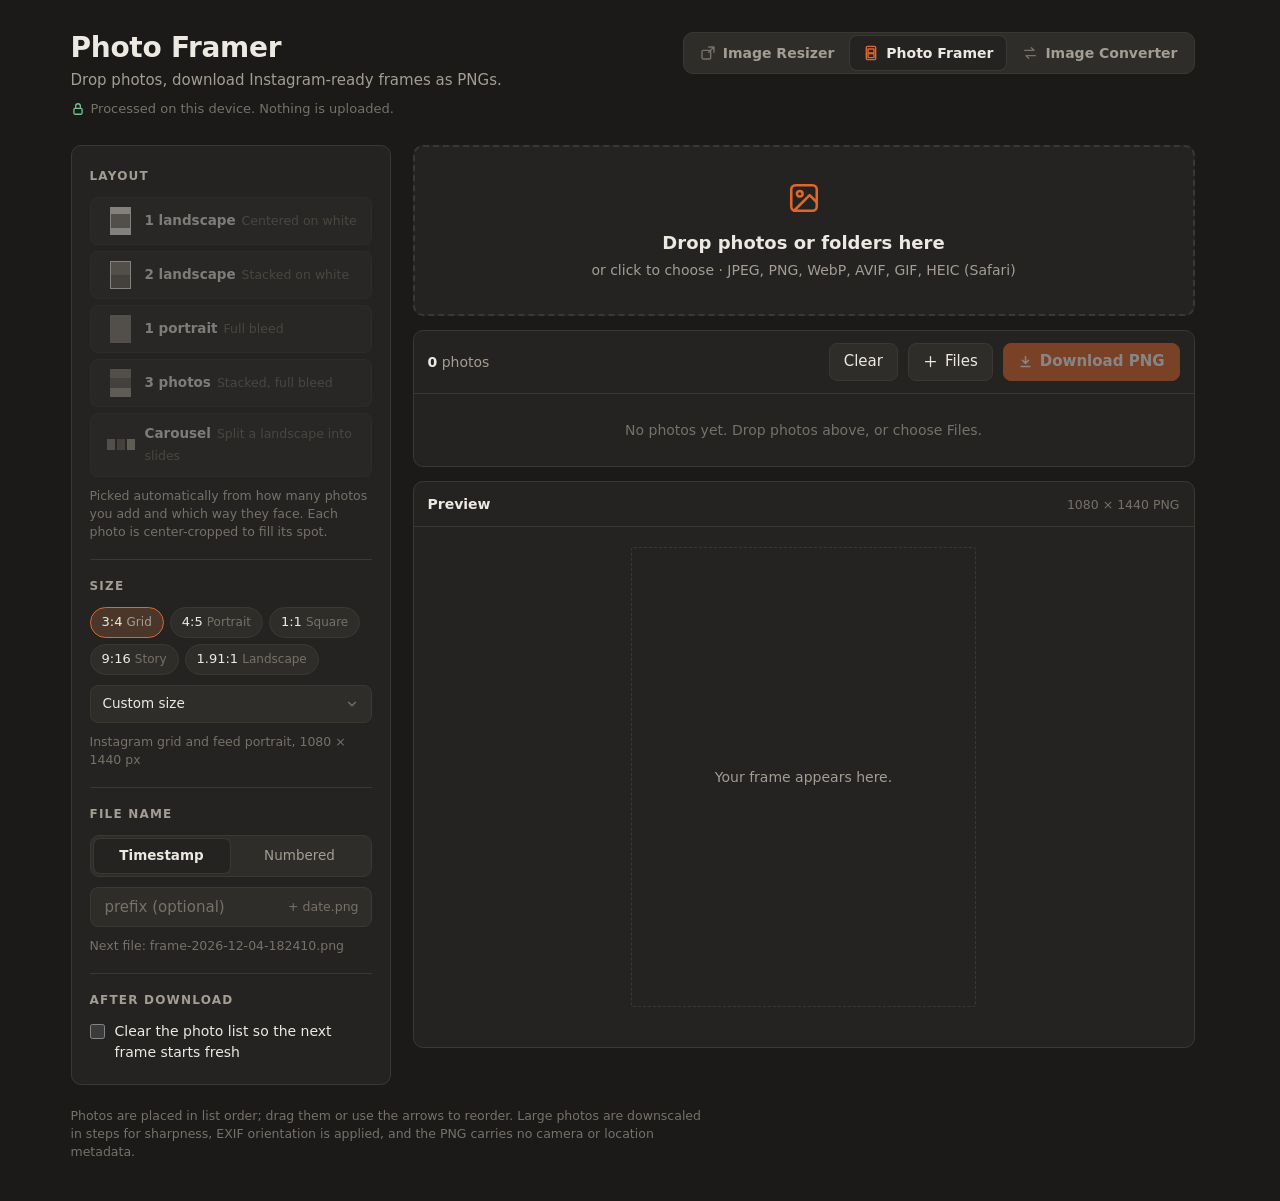
<file: frame.html>
<!doctype html>
<html lang="en">
<head>
<meta charset="utf-8">
<meta name="viewport" content="width=device-width, initial-scale=1, viewport-fit=cover">
<title>Photo Framer</title>
<link rel="icon" href="data:image/svg+xml,%3Csvg xmlns='http://www.w3.org/2000/svg' viewBox='0 0 32 32'%3E%3Crect x='3' y='9' width='20' height='20' rx='3' fill='none' stroke='%23e0672b' stroke-width='3'/%3E%3Cpath d='M17 3h12v12M29 3L17 15' fill='none' stroke='%23e0672b' stroke-width='3' stroke-linecap='round'/%3E%3C/svg%3E">
<link rel="stylesheet" href="style.css">
<style>
/* ---------- Photo Framer styles (shared colors & header live in style.css) ---------- */
:root { --ar: 0.75; }  /* frame aspect ratio, updated by the Size setting */
/* Grid */
.grid { display: grid; grid-template-columns: 320px minmax(0, 1fr); gap: 22px; align-items: start; }
.panel { background: var(--panel); border: 1px solid var(--line); border-radius: 10px; }

/* Sidebar */
.side { padding: 4px 18px; }
.side section { padding: 18px 0; border-top: 1px solid var(--line); }
.side section:first-child { border-top: 0; }
.side h2 { margin: 0 0 12px; font-size: 12px; font-weight: 700; letter-spacing: 0.1em; text-transform: uppercase; color: var(--muted); }
.hint { margin: 10px 0 0; font-size: 12.5px; color: var(--faint); }

.layouts { display: grid; grid-template-columns: minmax(0, 1fr); gap: 6px; }
.lay {
  display: flex; align-items: center; gap: 10px; padding: 9px 10px; width: 100%; text-align: left;
  border: 1px solid var(--line); border-radius: 8px; background: var(--raised);
  transition: border-color .15s, background .15s, opacity .15s;
}
.lay:disabled { opacity: .45; cursor: default; }
.lay:not(:disabled) { cursor: pointer; }
.lay:not(:disabled):not(.on):hover { border-color: var(--faint); }
.pict-slot { flex: none; width: 28px; height: 28px; display: grid; place-items: center; }
.lay svg.pict { display: block; overflow: visible; shape-rendering: crispEdges; }
.lay b { font-size: 13.5px; font-weight: 600; }
.lay span { font-size: 12.5px; color: var(--faint); margin-left: 6px; }
.lay.on { border-color: var(--accent); background: color-mix(in srgb, var(--accent) 12%, var(--raised)); }
.lay.on span { color: var(--muted); }
/* Carousel slide count */
.carousel-opts { margin-top: 10px; padding: 10px 12px; border: 1px solid var(--accent); border-radius: 8px; background: color-mix(in srgb, var(--accent) 6%, var(--raised)); }
.stepper { display: flex; align-items: center; gap: 6px; }
.stepper span { flex: 1; font-size: 13.5px; font-weight: 600; }
.stepper input { width: 52px; height: 32px; text-align: center; border: 1px solid var(--line); border-radius: 6px; background: var(--bg); font-size: 15px; font-weight: 700; -moz-appearance: textfield; }
.stepper input::-webkit-outer-spin-button, .stepper input::-webkit-inner-spin-button { -webkit-appearance: none; margin: 0; }
.stepper .icon { border: 1px solid var(--line); background: var(--bg); width: 32px; height: 32px; }
.carousel-opts .hint { margin-top: 8px; }

.seg { display: flex; padding: 3px; gap: 2px; background: var(--raised); border: 1px solid var(--line); border-radius: 9px; }
.seg button {
  flex: 1; border: 0; background: transparent; padding: 7px 8px; border-radius: 6px;
  color: var(--muted); font-size: 13.5px; cursor: pointer;
}
.seg button[aria-pressed="true"] { background: var(--panel); color: var(--text); font-weight: 700; box-shadow: 0 0 0 1px var(--line); }

.field {
  display: flex; align-items: center; gap: 8px; margin-top: 10px; padding: 0 12px; height: 40px;
  background: var(--raised); border: 1px solid var(--line); border-radius: 8px;
}
.field:focus-within { border-color: var(--accent); }
.field input { flex: 1; min-width: 0; border: 0; background: transparent; outline: none; height: 100%; font-size: 15px; }
.field input::placeholder { color: var(--faint); }
.field small { color: var(--faint); font-size: 12.5px; white-space: nowrap; }
.field label { color: var(--faint); font-size: 12.5px; }
.field input[type="number"] { width: 70px; flex: 0 1 auto; }
.hidden { display: none !important; }

.pills { display: flex; flex-wrap: wrap; gap: 6px; }
.pill {
  border: 1px solid var(--line); background: var(--raised); border-radius: 99px;
  padding: 5px 11px; font-size: 13px; cursor: pointer; color: var(--text);
}
.pill small { color: var(--faint); font-size: 12px; }
.pill:hover { border-color: var(--faint); }
.pill[aria-pressed="true"] { border-color: var(--accent); background: color-mix(in srgb, var(--accent) 16%, var(--raised)); }
.pill[aria-pressed="true"] small { color: var(--muted); }

.custom { margin-top: 10px; border: 1px solid var(--line); border-radius: 8px; background: var(--raised); }
.custom.on { border-color: var(--accent); }
.custom summary {
  list-style: none; cursor: pointer; padding: 8px 12px; font-size: 13.5px;
  display: flex; align-items: center; justify-content: space-between; gap: 8px; border-radius: 8px;
}
.custom summary::-webkit-details-marker { display: none; }
.custom summary svg { color: var(--faint); transition: transform .15s; flex: none; }
.custom[open] summary svg { transform: rotate(180deg); }
.custom summary small { color: var(--faint); font-size: 12.5px; margin-left: auto; }
.custom-body { padding: 2px 12px 12px; }
.custom .seg { background: var(--bg); }
.custom .field { background: var(--bg); }
.pair { display: flex; gap: 8px; align-items: center; }
.pair .field { flex: 1; min-width: 0; }
.pair .colon { color: var(--faint); margin-top: 10px; }
.pair .field input[type="number"] { width: 100%; flex: 1; }
.hint.bad { color: var(--warn); }

.check { display: flex; gap: 10px; align-items: flex-start; font-size: 14px; cursor: pointer; }
.check input { margin: 3px 0 0; accent-color: var(--accent); width: 15px; height: 15px; flex: none; }

/* Work column */
.work { display: grid; gap: 14px; min-width: 0; }

.bar { display: flex; align-items: center; gap: 10px; padding: 12px 14px; flex-wrap: wrap; }
.count { flex: 1; color: var(--muted); font-size: 14px; min-width: 120px; }
.count b { color: var(--text); }
.btn {
  display: inline-flex; align-items: center; gap: 7px; height: 38px; padding: 0 14px;
  border: 1px solid var(--line); border-radius: 8px; background: var(--raised); cursor: pointer; font-size: 15px;
}
.btn:hover { border-color: var(--faint); }
.btn.primary { background: var(--accent); border-color: var(--accent); color: var(--accent-ink); font-weight: 700; }
.btn.primary:hover { background: var(--accent-hover); border-color: var(--accent-hover); }
.btn:disabled { opacity: .45; cursor: not-allowed; }
.btn.primary:disabled:hover { background: var(--accent); }

.rows { list-style: none; margin: 0; padding: 0; }
.row {
  position: relative;
  display: flex; align-items: center; gap: 12px; padding: 10px 14px;
  border-top: 1px solid var(--line); background: var(--panel);
}
.row[draggable="true"] { cursor: grab; }
.row.dragging { opacity: .4; }
.row.moving { z-index: 1; box-shadow: 0 6px 18px rgba(0,0,0,.35); }
.row.drop-before { box-shadow: inset 0 2px 0 var(--accent); }
.row.drop-after { box-shadow: inset 0 -2px 0 var(--accent); }
.thumb { width: 56px; height: 56px; border-radius: 6px; background: var(--raised); flex: none; object-fit: cover; display: block; }
.meta { flex: 1; min-width: 0; }
.name { font-size: 14.5px; white-space: nowrap; overflow: hidden; text-overflow: ellipsis; }
.dims { font-size: 13px; color: var(--muted); margin-top: 2px; }
.dims .err { color: var(--warn); }
.chip {
  font-size: 12px; padding: 2px 9px; border-radius: 99px; background: var(--raised);
  color: var(--muted); white-space: nowrap; border: 1px solid var(--line);
}
.chip.pos { color: var(--text); border-color: color-mix(in srgb, var(--accent) 55%, var(--line)); }
.icon {
  width: 30px; height: 30px; display: inline-grid; place-items: center; flex: none;
  border: 0; background: transparent; border-radius: 6px; color: var(--faint); cursor: pointer;
}
.icon:hover:not(:disabled) { color: var(--text); background: var(--raised); }
.icon:disabled { opacity: .3; cursor: default; }
.moves { display: flex; }
.empty { padding: 26px 16px; border-top: 1px solid var(--line); text-align: center; color: var(--faint); font-size: 14px; }

/* Preview */
.pv-head { display: flex; justify-content: space-between; align-items: baseline; padding: 12px 14px; border-bottom: 1px solid var(--line); }
.pv-head b { font-size: 14px; }
.pv-head span { font-size: 12.5px; color: var(--faint); }
.stage { padding: 20px; display: grid; place-items: center; }
.frame { width: min(100%, calc(460px * var(--ar)), 520px); aspect-ratio: var(--ar); position: relative; }
.frame canvas { width: 100%; height: 100%; display: block; border-radius: 3px; box-shadow: 0 10px 30px rgba(0,0,0,.45); }
.placeholder {
  position: absolute; inset: 0; display: grid; place-items: center; text-align: center; padding: 24px;
  border: 1.5px dashed var(--line); border-radius: 3px; color: var(--muted); font-size: 14px;
}
.multi.strip { gap: 14px 3px; }
.multi { width: 100%; display: grid; grid-template-columns: repeat(auto-fill, minmax(clamp(118px, calc(150px * var(--ar)), 260px), 1fr)); gap: 14px; }
.multi figure { margin: 0; }
.multi canvas { width: 100%; aspect-ratio: var(--ar); height: auto; display: block; border-radius: 3px; box-shadow: 0 6px 18px rgba(0,0,0,.4); }
.zoom { display: block; width: 100%; padding: 0; border: 0; background: none; border-radius: 4px; cursor: zoom-in; }
.zoom canvas { transition: transform .15s, box-shadow .15s; }
.zoom:hover canvas { transform: translateY(-2px); box-shadow: 0 10px 24px rgba(0,0,0,.5), 0 0 0 2px var(--accent); }

.lightbox {
  position: fixed; inset: 0; z-index: 50;
  display: flex; flex-direction: column; align-items: center; justify-content: center; gap: 12px;
  padding: calc(env(safe-area-inset-top, 0px) + 20px) 64px calc(env(safe-area-inset-bottom, 0px) + 20px);
  background: rgba(12, 11, 10, .94);
  -webkit-backdrop-filter: blur(6px); backdrop-filter: blur(6px);
  animation: lb-in .16s ease-out;
}
.lightbox canvas {
  height: min(80vh, calc((100vw - 128px) / var(--ar))); width: auto; aspect-ratio: var(--ar);
  border-radius: 3px; box-shadow: 0 20px 60px rgba(0,0,0,.6); cursor: zoom-out;
}
.lb-cap { font-size: 13px; color: var(--muted); max-width: 90vw; white-space: nowrap; overflow: hidden; text-overflow: ellipsis; }
.lb-btn {
  position: absolute; width: 44px; height: 44px; display: grid; place-items: center;
  border: 1px solid var(--line); border-radius: 50%; background: var(--panel); color: var(--text); cursor: pointer;
}
.lb-btn:hover:not(:disabled) { border-color: var(--faint); }
.lb-btn:disabled { opacity: .3; cursor: default; }
.lb-close { top: calc(env(safe-area-inset-top, 0px) + 16px); right: 16px; }
.lb-prev { left: 12px; top: 50%; transform: translateY(-50%); }
.lb-next { right: 12px; top: 50%; transform: translateY(-50%); }
@keyframes lb-in { from { opacity: 0; } to { opacity: 1; } }
@media (max-width: 600px) {
  .lightbox { padding-left: 12px; padding-right: 12px; }
  .lightbox canvas { height: auto; width: calc(100vw - 24px); max-height: 74vh; }
  .lb-prev, .lb-next { top: auto; transform: none; bottom: calc(env(safe-area-inset-bottom, 0px) + 16px); }
  .lb-prev { left: calc(50% - 56px); }
  .lb-next { right: calc(50% - 56px); }
}
.multi figcaption { margin-top: 6px; font-size: 12px; color: var(--faint); text-align: center; white-space: nowrap; overflow: hidden; text-overflow: ellipsis; }
.status { min-height: 20px; padding: 0 14px 14px; font-size: 13px; color: var(--muted); text-align: center; }
.status.good { color: var(--ok); }
.status.bad { color: var(--warn); }

footer { margin-top: 22px; font-size: 12.5px; color: var(--faint); max-width: 80ch; }

@media (max-width: 820px) {
  .grid { grid-template-columns: minmax(0, 1fr); }
  .work { order: -1; }
  .row { gap: 10px; padding: 10px 12px; }
  .thumb { width: 48px; height: 48px; }
}
@media (prefers-reduced-motion: reduce) { * { transition: none !important; animation: none !important; } }
</style>
</head>
<body>
<div class="wrap">
  <header class="top">
    <div>
      <h1>Photo Framer</h1>
      <p class="sub">Drop photos, download Instagram-ready frames as PNGs.</p>
      <p class="local"><svg width="14" height="14" viewBox="0 0 24 24" fill="none" stroke="currentColor" stroke-width="2.2" stroke-linecap="round" stroke-linejoin="round" aria-hidden="true"><rect x="5" y="11" width="14" height="10" rx="2"/><path d="M8 11V7a4 4 0 0 1 8 0v4"/></svg> Processed on this device. Nothing is uploaded.</p>
    </div>
    <div class="switcher" data-tool="frame"></div>
  </header>



  <div class="grid">
    <aside class="panel side">
      <section>
        <h2>Layout</h2>
        <div class="layouts" id="layouts">
          <button type="button" class="lay" data-kind="oneLand" disabled>
            <span class="pict-slot"><svg class="pict" data-kind="oneLand" aria-hidden="true"></svg></span>
            <div><b>1 landscape</b><span id="oneLandSub">Centered on white</span></div>
          </button>
          <button type="button" class="lay" data-kind="twoLand" disabled>
            <span class="pict-slot"><svg class="pict" data-kind="twoLand" aria-hidden="true"></svg></span>
            <div><b>2 landscape</b><span id="twoLandSub">Stacked on white</span></div>
          </button>
          <button type="button" class="lay" data-kind="onePort" disabled>
            <span class="pict-slot"><svg class="pict" data-kind="onePort" aria-hidden="true"></svg></span>
            <div><b>1 portrait</b><span id="onePortSub">Full bleed</span></div>
          </button>
          <button type="button" class="lay" data-kind="three" disabled>
            <span class="pict-slot"><svg class="pict" data-kind="three" aria-hidden="true"></svg></span>
            <div><b>3 photos</b><span id="threeSub">Stacked, full bleed</span></div>
          </button>
          <button type="button" class="lay" data-kind="carousel" disabled>
            <span class="pict-slot"><svg class="pict" data-kind="carousel" aria-hidden="true"></svg></span>
            <div><b>Carousel</b><span id="carouselSub">Split a landscape into slides</span></div>
          </button>
        </div>
        <div class="carousel-opts hidden" id="carouselOpts">
          <div class="stepper" role="group" aria-label="Number of slides">
            <span>Slides</span>
            <button type="button" class="icon" id="slMinus" aria-label="Fewer slides"><svg width="16" height="16" viewBox="0 0 24 24" fill="none" stroke="currentColor" stroke-width="2.4" stroke-linecap="round" aria-hidden="true"><path d="M5 12h14"/></svg></button>
            <input id="slCount" type="number" min="2" max="20" step="1" inputmode="numeric" aria-label="Slides">
            <button type="button" class="icon" id="slPlus" aria-label="More slides"><svg width="16" height="16" viewBox="0 0 24 24" fill="none" stroke="currentColor" stroke-width="2.4" stroke-linecap="round" aria-hidden="true"><path d="M12 5v14M5 12h14"/></svg></button>
          </div>
          <p class="hint" id="carouselHint"></p>
        </div>
        <p class="hint" id="layoutHint">Picked automatically from how many photos you add and which way they face. Each photo is center-cropped to fill its spot.</p>
      </section>

      <section>
        <h2>Size</h2>
        <div class="pills" id="sizePills" role="group" aria-label="Instagram size"></div>
        <details class="custom" id="customBox">
          <summary><span>Custom size</span><small id="customSummary"></small><svg width="14" height="14" viewBox="0 0 24 24" fill="none" stroke="currentColor" stroke-width="2.2" stroke-linecap="round" stroke-linejoin="round" aria-hidden="true"><path d="M6 9l6 6 6-6"/></svg></summary>
          <div class="custom-body">
            <div class="seg" id="customSeg" role="group" aria-label="Custom size by">
              <button type="button" data-custom="pixels">Pixels</button>
              <button type="button" data-custom="ratio">Aspect ratio</button>
            </div>
            <div id="customPixels" class="pair">
              <div class="field"><label for="cw">W</label><input id="cw" type="number" min="200" max="8000" step="1" inputmode="numeric"><small>px</small></div>
              <span class="colon" aria-hidden="true">×</span>
              <div class="field"><label for="ch">H</label><input id="ch" type="number" min="200" max="8000" step="1" inputmode="numeric"><small>px</small></div>
            </div>
            <div id="customRatio" class="hidden">
              <div class="pair">
                <div class="field"><input id="rw" type="number" min="0.1" max="100" step="any" inputmode="decimal" aria-label="Ratio width"></div>
                <span class="colon" aria-hidden="true">:</span>
                <div class="field"><input id="rh" type="number" min="0.1" max="100" step="any" inputmode="decimal" aria-label="Ratio height"></div>
              </div>
              <div class="field"><label for="rwidth">Width</label><input id="rwidth" type="number" min="200" max="8000" step="1" inputmode="numeric"><small>px</small></div>
            </div>
            <p class="hint" id="customHint"></p>
          </div>
        </details>
        <p class="hint" id="sizeHint"></p>
      </section>

      <section>
        <h2>File name</h2>
        <div class="seg" id="nameSeg" role="group" aria-label="File name style">
          <button type="button" data-mode="timestamp">Timestamp</button>
          <button type="button" data-mode="numbered">Numbered</button>
        </div>
        <div class="field">
          <input id="prefix" type="text" placeholder="prefix (optional)" aria-label="File name prefix" autocomplete="off" spellcheck="false">
          <small id="prefixSuffix">.png</small>
        </div>
        <div class="field" id="startField">
          <label for="start">Start</label>
          <input id="start" type="number" min="0" step="1" inputmode="numeric">
        </div>
        <p class="hint" id="namePreview"></p>
      </section>

      <section>
        <h2>After download</h2>
        <label class="check">
          <input type="checkbox" id="clearAfter">
          <span>Clear the photo list so the next frame starts fresh</span>
        </label>
      </section>
    </aside>

    <div class="work">
      <button type="button" class="drop" id="drop">
        <svg width="34" height="34" viewBox="0 0 24 24" fill="none" stroke="currentColor" stroke-width="1.8" stroke-linecap="round" stroke-linejoin="round" aria-hidden="true"><rect x="3" y="3" width="18" height="18" rx="3"/><circle cx="9" cy="9" r="2"/><path d="m21 15-5-5L5 21"/></svg>
        <span class="drop-title">Drop photos or folders here</span>
        <span class="drop-sub">or click to choose · JPEG, PNG, WebP, AVIF, GIF, HEIC (Safari)</span>
      </button>
      <input type="file" id="picker" accept="image/*" multiple hidden>

      <div class="panel">
        <div class="bar">
          <div class="count" id="count"><b>0</b> photos</div>
          <button type="button" class="btn" id="clearBtn">Clear</button>
          <button type="button" class="btn" id="filesBtn">
            <svg width="15" height="15" viewBox="0 0 24 24" fill="none" stroke="currentColor" stroke-width="2" stroke-linecap="round" aria-hidden="true"><path d="M12 4v16M4 12h16"/></svg>
            Files
          </button>
          <button type="button" class="btn primary" id="downloadBtn" disabled>
            <svg width="15" height="15" viewBox="0 0 24 24" fill="none" stroke="currentColor" stroke-width="2.4" stroke-linecap="round" stroke-linejoin="round" aria-hidden="true"><path d="M12 4v11M7 10l5 5 5-5M5 20h14"/></svg>
            <span id="downloadLabel">Download PNG</span>
          </button>
        </div>
        <ol class="rows" id="rows"></ol>
        <div class="empty" id="empty">No photos yet. Drop photos above, or choose Files.</div>
      </div>

      <div class="panel">
        <div class="pv-head"><b>Preview</b><span id="pvSize">1080 × 1440 PNG</span></div>
        <div class="stage">
          <div class="frame">
            <canvas id="canvas" width="1080" height="1440" class="hidden"></canvas>
            <div class="placeholder" id="placeholder">Your frame appears here.</div>
          </div>
          <div class="multi hidden" id="multi"></div>
        </div>
        <div class="status" id="status" role="status" aria-live="polite"></div>
      </div>
    </div>
  </div>

  <footer>Photos are placed in list order; drag them or use the arrows to reorder. Large photos are downscaled in steps for sharpness, EXIF orientation is applied, and the PNG carries no camera or location metadata.</footer>
</div>

<div class="lightbox hidden" id="lightbox" role="dialog" aria-modal="true" aria-label="Enlarged preview">
  <button type="button" class="lb-btn lb-close" id="lbClose" aria-label="Close preview"><svg width="18" height="18" viewBox="0 0 24 24" fill="none" stroke="currentColor" stroke-width="2.2" stroke-linecap="round" stroke-linejoin="round" aria-hidden="true"><path d="M6 6l12 12M18 6L6 18"/></svg></button>
  <button type="button" class="lb-btn lb-prev" id="lbPrev" aria-label="Previous file"><svg width="18" height="18" viewBox="0 0 24 24" fill="none" stroke="currentColor" stroke-width="2.2" stroke-linecap="round" stroke-linejoin="round" aria-hidden="true"><path d="M15 6l-6 6 6 6"/></svg></button>
  <canvas id="lbCanvas" width="1080" height="1440"></canvas>
  <div class="lb-cap" id="lbCap"></div>
  <button type="button" class="lb-btn lb-next" id="lbNext" aria-label="Next file"><svg width="18" height="18" viewBox="0 0 24 24" fill="none" stroke="currentColor" stroke-width="2.2" stroke-linecap="round" stroke-linejoin="round" aria-hidden="true"><path d="M9 6l6 6-6 6"/></svg></button>
</div>
<script src="switcher.js"></script>
<script src="shared-photos.js"></script>
<script src="save-photos.js"></script>
<script>
(() => {
  // ---- Layout constants (measured from the reference mockups) ----
  // Canvas size (changes with the Size setting). Spacing is measured from the
  // 1080 × 1440 reference mockups and scales with the canvas width.
  let W = 1080, H = 1440;
  const BASE_W = 1080, BASE_MARGIN = 32, BASE_GAP = 26, CELL_AR = 1016 / 675;
  const PRESETS = [
    { id: "3:4",    label: "3:4",    name: "Grid",      w: 1080, h: 1440, note: "Instagram grid and feed portrait" },
    { id: "4:5",    label: "4:5",    name: "Portrait",  w: 1080, h: 1350, note: "Classic feed portrait" },
    { id: "1:1",    label: "1:1",    name: "Square",    w: 1080, h: 1080, note: "Square post" },
    { id: "9:16",   label: "9:16",   name: "Story",     w: 1080, h: 1920, note: "Stories and Reels" },
    { id: "1.91:1", label: "1.91:1", name: "Landscape", w: 1080, h: 566,  note: "Feed landscape" },
  ];
  const MIN_PX = 200, MAX_PX = 8000;
  const IMG_EXT = /\.(jpe?g|png|heic|heif|webp|gif|bmp|tiff?|avif)$/i;

  const $ = (id) => document.getElementById(id);
  const rowsEl = $("rows"), emptyEl = $("empty"), countEl = $("count");
  const canvas = $("canvas"), placeholder = $("placeholder"), statusEl = $("status");
  const downloadBtn = $("downloadBtn"), dropEl = $("drop"), picker = $("picker");
  const prefixEl = $("prefix"), startEl = $("start"), startField = $("startField");
  const namePreview = $("namePreview"), prefixSuffix = $("prefixSuffix"), clearAfterEl = $("clearAfter");
  const frameEl = document.querySelector(".frame"), multiEl = $("multi"), pvSize = $("pvSize");
  const downloadLabel = $("downloadLabel"), layoutHint = $("layoutHint"), oneLandSub = $("oneLandSub"), onePortSub = $("onePortSub");
  const LAYOUT_HINT = layoutHint.textContent;

  // ---- Settings (per-viewer convenience only) ----
  const settings = {
    mode: "timestamp", prefix: "", start: 1, clearAfter: false, slides: 3,
    preset: "3:4", useCustom: false,
    custom: { by: "pixels", w: 1080, h: 1440, rw: 4, rh: 5, rwidth: 1080 },
  };
  try {
    const saved = JSON.parse(localStorage.getItem("photoframer-settings") || "null");
    if (saved && typeof saved === "object") {
      const custom = { ...settings.custom, ...(saved.custom || {}) };
      Object.assign(settings, saved, { custom });
    }
  } catch (_) {}
  const persist = () => { try { localStorage.setItem("photoframer-settings", JSON.stringify(settings)); } catch (_) {} };

  // ---- Downloads capability (falls back to a plain link outside the viewer) ----
  const downloadsReady = (window.claude && typeof window.claude.use === "function")
    ? window.claude.use("downloads").catch(() => null)
    : Promise.resolve(null);

  // ---- State ----
  let items = [];           // {id, name, size, status: 'loading'|'ok'|'error', src, w, h, thumb}
  let nextId = 1;
  let renderQueued = false;
  let photoNames = null;     // names of a batch prepared for Save to Photos, waiting for a second tap
  let choice = null;         // layout the user clicked; null = automatic
  let movedId = null;        // row that the user just moved (slides on top)
  let refocus = null;        // {id, dir} so the arrow keeps focus after a move
  const reduceMotion = window.matchMedia("(prefers-reduced-motion: reduce)");

  // ---- Helpers ----
  const fmtSize = (b) => b >= 1048576 ? (b / 1048576).toFixed(1) + " MB" : Math.max(1, Math.round(b / 1024)) + " KB";
  const pad = (n) => String(n).padStart(2, "0");
  const isImageFile = (f) => (f.type && f.type.startsWith("image/")) || IMG_EXT.test(f.name);

  function setStatus(msg, tone) {
    statusEl.textContent = msg || "";
    statusEl.className = "status" + (tone ? " " + tone : "");
  }

  async function decode(file) {
    try {
      return await createImageBitmap(file, { imageOrientation: "from-image" });
    } catch (_) {
      // Fallback: an <img> element (handles formats like HEIC in Safari).
      const url = URL.createObjectURL(file);
      const img = new Image();
      img.src = url;
      try { await img.decode(); } finally { setTimeout(() => URL.revokeObjectURL(url), 0); }
      return img;
    }
  }
  const dimsOf = (src) => ({ w: src.naturalWidth || src.width, h: src.naturalHeight || src.height });

  function makeThumb(src, w, h) {
    const s = 112, c = document.createElement("canvas");
    c.width = s; c.height = s;
    drawCover(c.getContext("2d"), src, w, h, 0, 0, s, s);
    return c.toDataURL("image/jpeg", 0.8);
  }

  /** Center-crop `src` to fill the destination rect, halving in steps for clean downscales. */
  function drawCover(ctx, src, sw, sh, dx, dy, dw, dh) {
    const scale = Math.max(dw / sw, dh / sh);
    let cw = dw / scale, ch = dh / scale;
    let cx = (sw - cw) / 2, cy = (sh - ch) / 2;
    let cur = src;
    while (cw >= dw * 2 && ch >= dh * 2) {
      const nw = Math.round(cw / 2), nh = Math.round(ch / 2);
      const c = document.createElement("canvas");
      c.width = nw; c.height = nh;
      const g = c.getContext("2d");
      g.imageSmoothingEnabled = true; g.imageSmoothingQuality = "high";
      g.drawImage(cur, cx, cy, cw, ch, 0, 0, nw, nh);
      cur = c; cx = 0; cy = 0; cw = nw; ch = nh;
    }
    ctx.imageSmoothingEnabled = true; ctx.imageSmoothingQuality = "high";
    ctx.drawImage(cur, cx, cy, cw, ch, dx, dy, dw, dh);
  }

  // ---- Layout decision ----
  const isLand = (i) => i.w > i.h;

  const singleKind = (it) => isLand(it) ? "oneLand" : "onePort";

  /**
   * Decide the output. Modes:
   *  each    one frame per photo (1 landscape / 1 portrait, by orientation)
   *  twoLand two landscapes stacked on white
   *  three   three photos stacked full bleed
   */
  function decide() {
    const loading = items.some((i) => i.status === "loading");
    const ok = items.filter((i) => i.status === "ok");
    const n = ok.length;
    const lands = ok.filter(isLand).length;
    const mixed = lands > 0 && lands < n;
    const avail = { each: n > 0, twoLand: n === 2 && lands === 2, three: n === 3, carousel: n > 0 && lands === n };
    const base = { ok, avail, frames: [], mode: null, cards: new Set(), lands, ports: n - lands };
    if (loading) return { ...base, msg: "Reading photos…" };
    if (n === 0) return { ...base, msg: items.length ? "None of these photos could be read. Try JPEG or PNG." : "Your frame appears here." };

    let mode = choice && avail[choice] ? choice : null;
    if (!mode) {
      if (avail.twoLand) mode = "twoLand";
      else if (avail.three && !mixed) mode = "three";
      else mode = "each";           // single photo, mixed orientations, or no stack fits
    }
    if (mode === "carousel") {
      // Each landscape photo is spread across N side-by-side slides.
      const count = slideCount();
      const frames = ok.flatMap((it) => Array.from({ length: count }, (_, slice) => ({ kind: "slice", items: [it], slice, count })));
      return { ...base, mode, frames, cards: new Set(["carousel"]) };
    }
    const frames = mode === "each"
      ? ok.map((it) => ({ kind: singleKind(it), items: [it] }))
      : [{ kind: mode, items: ok }];
    return { ...base, mode, frames, cards: new Set(frames.map((f) => f.kind)) };
  }

  /**
   * Where each photo goes for a layout on a W × H canvas.
   * Landscape cells keep the reference 1016:675 shape, are as large as the
   * margins allow, and are centered. Two cells stack, or sit side by side on
   * wide canvases (whichever gives bigger photos). Three photos split the
   * canvas into rows, or columns on wide canvases.
   */
  function layoutRects(kind, cw = W, chh = H) {
    const s = cw / BASE_W, m = BASE_MARGIN * s, g = BASE_GAP * s;
    const iw = cw - 2 * m, ih = chh - 2 * m;
    const R = (x, y, w, h) => {
      const x0 = Math.round(x), y0 = Math.round(y);
      return { x: x0, y: y0, w: Math.round(x + w) - x0, h: Math.round(y + h) - y0 };
    };
    if (kind === "onePort") return { dir: "col", rects: [R(0, 0, cw, chh)] };
    if (kind === "three") {
      const cols = cw > chh;
      const rects = [0, 1, 2].map((i) => cols
        ? R(i * cw / 3, 0, cw / 3, chh)
        : R(0, i * chh / 3, cw, chh / 3));
      return { dir: cols ? "row" : "col", rects };
    }
    const n = kind === "twoLand" ? 2 : 1;
    const stackW = Math.min(iw, ((ih - (n - 1) * g) / n) * CELL_AR);
    const rowW = n === 2 ? Math.min((iw - g) / 2, ih * CELL_AR) : 0;
    const side = rowW > stackW;
    const cellW = side ? rowW : stackW, cellH = cellW / CELL_AR;
    const blockW = side ? 2 * cellW + g : cellW;
    const blockH = side ? cellH : n * cellH + (n - 1) * g;
    const x0 = (cw - blockW) / 2, y0 = (chh - blockH) / 2;
    const rects = [];
    for (let i = 0; i < n; i++) {
      rects.push(side ? R(x0 + i * (cellW + g), y0, cellW, cellH) : R(x0, y0 + i * (cellH + g), cellW, cellH));
    }
    return { dir: side ? "row" : "col", rects };
  }

  function compose(kind, ok, target = canvas, frame = null) {
    const ctx = target.getContext("2d");
    const k = target.width / W;
    ctx.clearRect(0, 0, target.width, target.height);
    if (kind === "slice") {
      // Photo is center-cropped to fill count × W by H, then this slide's part is drawn.
      const it = ok[0], n = frame.count;
      drawCover(ctx, it.src, it.w, it.h, -frame.slice * W * k, 0, n * W * k, H * k);
      return;
    }
    if (kind === "oneLand" || kind === "twoLand") {
      ctx.fillStyle = "#ffffff";
      ctx.fillRect(0, 0, target.width, target.height);
    }
    const { rects } = layoutRects(kind);
    ok.slice(0, rects.length).forEach((it, i) => {
      const r = rects[i];
      drawCover(ctx, it.src, it.w, it.h, r.x * k, r.y * k, r.w * k, r.h * k);
    });
  }

  /** Small cached preview of one output file (a framed photo or one carousel slide). */
  function framePreview(f) {
    const it = f.items[0];
    const key = `${W}x${H}:${f.kind}:${f.slice ?? ""}/${f.count ?? ""}`;
    it.previews = it.previews || new Map();
    if (!it.previews.has(key)) {
      if (it.previews.size > 40) it.previews.clear();
      const c = document.createElement("canvas");
      c.width = 360; c.height = Math.max(1, Math.round(360 * H / W));
      compose(f.kind, f.items, c, f);
      it.previews.set(key, c);
    }
    return it.previews.get(key);
  }

  function positionLabels(d) {
    const map = new Map();
    if (d.mode === "carousel") { d.ok.forEach((it) => map.set(it.id, `${slideCount()} slides`)); return map; }
    if (d.frames.length > 1) { d.ok.forEach((it, i) => map.set(it.id, `File ${i + 1}`)); return map; }
    const kind = d.frames[0] && d.frames[0].kind, ok = d.ok;
    const row = kind && layoutRects(kind).dir === "row";
    const names = {
      oneLand: ["Framed"], onePort: ["Framed"],
      twoLand: row ? ["Left", "Right"] : ["Top", "Bottom"],
      three: row ? ["Left", "Middle", "Right"] : ["Top", "Middle", "Bottom"],
    }[kind];
    if (names) ok.forEach((it, i) => map.set(it.id, names[i]));
    return map;
  }

  // ---- Rendering ----
  function queueRender() {
    PhotoSave.clear(); photoNames = null;       // anything changed: a prepared "Save to Photos" batch is stale
    if (renderQueued) return;
    renderQueued = true;
    requestAnimationFrame(() => { renderQueued = false; render(); });
  }

  function render() {
    const d = decide();

    // Toolbar
    const total = items.reduce((s, i) => s + (i.size || 0), 0);
    countEl.innerHTML = "";
    const b = document.createElement("b"); b.textContent = String(items.length);
    countEl.append(b, ` photo${items.length === 1 ? "" : "s"}` + (items.length ? ` · ${fmtSize(total)}` : ""));
    const multi = d.frames.length > 1;
    downloadBtn.disabled = !d.frames.length;
    downloadLabel.textContent = PhotoSave.available
      ? (multi ? `Save ${d.frames.length} to Photos` : "Save to Photos")      // phones: straight to the photo library
      : (multi ? `Download ${d.frames.length} PNGs` : "Download PNG");
    pvSize.textContent = multi ? `${d.frames.length} files · ${W} × ${H} PNG` : `${W} × ${H} PNG`;

    // Layout cards: 1 landscape / 1 portrait both mean "one file per photo"
    const cardAvail = {
      oneLand: d.lands > 0, onePort: d.ports > 0,
      twoLand: d.avail.twoLand, three: d.avail.three, carousel: d.avail.carousel,
    };
    document.querySelectorAll(".lay").forEach((el) => {
      const on = d.cards.has(el.dataset.kind);
      el.classList.toggle("on", on);
      el.disabled = !cardAvail[el.dataset.kind];
      el.setAttribute("aria-pressed", String(on));
    });
    const perPhoto = multi && d.mode === "each";
    oneLandSub.textContent = perPhoto && d.lands ? `${d.lands} file${d.lands === 1 ? "" : "s"}, centered on white` : "Centered on white";
    onePortSub.textContent = perPhoto && d.ports ? `${d.ports} file${d.ports === 1 ? "" : "s"}, full bleed` : "Full bleed";
    const canSwitch = d.ok.length > 1 && (d.avail.twoLand || d.avail.three);
    layoutHint.textContent = d.mode === "carousel"
      ? "Each landscape photo is split into side-by-side slides that line up seamlessly when swiped."
      : canSwitch
      ? "Click a layout to switch. 1 landscape or 1 portrait saves every photo as its own file."
      : d.ok.length > 1 ? "Each photo is saved as its own file, framed to match its orientation."
      : d.avail.carousel ? "Picked automatically. Choose Carousel to split this landscape photo into slides." : LAYOUT_HINT;
    renderCarousel(d);
    renderNaming(d);

    // Rows
    const pos = positionLabels(d);
    const before = new Map([...rowsEl.children].map((el) => [el.dataset.id, el.getBoundingClientRect().top]));
    rowsEl.replaceChildren(...items.map((it, idx) => rowFor(it, idx, pos.get(it.id))));
    emptyEl.classList.toggle("hidden", items.length > 0);
    dropEl.classList.toggle("compact", items.length > 0);
    const slid = slideRows(before);
    restoreFocus();

    // Preview (deferred a frame after a slide so a heavy redraw can't stall it)
    if (multi) {
      const draw = () => {
        multiEl.classList.toggle("strip", d.mode === "carousel");
        multiEl.replaceChildren(...d.frames.map((f, i) => {
          const it = f.items[0];
          const fig = document.createElement("figure");
          const zoom = document.createElement("button");
          zoom.type = "button";
          zoom.className = "zoom";
          zoom.setAttribute("aria-label", `Enlarge file ${i + 1}, ${it.name}`);
          zoom.append(framePreview(f));
          zoom.addEventListener("click", () => openLightbox(d.frames, i, zoom));
          const cap = document.createElement("figcaption");
          cap.textContent = f.kind === "slice" ? `${i + 1} · slide ${f.slice + 1}/${f.count}` : `${i + 1} · ${it.name}`;
          fig.append(zoom, cap);
          return fig;
        }));
        frameEl.classList.add("hidden");
        multiEl.classList.remove("hidden");
      };
      if (slid) requestAnimationFrame(() => setTimeout(draw, 0));
      else draw();
    } else if (d.frames.length) {
      const draw = () => {
        compose(d.frames[0].kind, d.frames[0].items);
        multiEl.classList.add("hidden");
        frameEl.classList.remove("hidden");
        canvas.classList.remove("hidden");
        placeholder.classList.add("hidden");
      };
      if (slid) requestAnimationFrame(() => setTimeout(draw, 0));
      else draw();
    } else {
      multiEl.classList.add("hidden");
      frameEl.classList.remove("hidden");
      canvas.classList.add("hidden");
      placeholder.classList.remove("hidden");
      placeholder.textContent = d.msg;
    }
  }

  /** Slide each row from its old spot to its new one. Returns true if anything moved. */
  function slideRows(before) {
    const id = movedId;
    movedId = null;
    if (reduceMotion.matches) return false;
    let any = false;
    for (const el of rowsEl.children) {
      const prev = before.get(el.dataset.id);
      if (prev == null) continue;
      const dy = prev - el.getBoundingClientRect().top;
      if (!dy) continue;
      any = true;
      if (el.dataset.id === String(id)) el.classList.add("moving");
      el.style.transition = "none";
      el.style.transform = `translateY(${dy}px)`;
      el.getBoundingClientRect();            // commit the starting position
      el.style.transition = "transform 320ms cubic-bezier(.2, .8, .2, 1), box-shadow 320ms";
      el.style.transform = "";
      el.addEventListener("transitionend", function done(e) {
        if (e.propertyName !== "transform") return;
        el.style.transition = "";
        el.classList.remove("moving");
        el.removeEventListener("transitionend", done);
      });
    }
    return any;
  }

  function restoreFocus() {
    if (!refocus) return;
    const { id, dir } = refocus;
    refocus = null;
    const row = rowsEl.querySelector(`.row[data-id="${id}"]`);
    if (!row) return;
    const btn = row.querySelector(`.icon[data-dir="${dir}"]`);
    const target = btn && !btn.disabled ? btn : row.querySelector(".icon:not(:disabled)");
    if (target) target.focus({ preventScroll: true });
  }

  function rowFor(it, idx, position) {
    const li = document.createElement("li");
    li.className = "row";
    li.dataset.id = it.id;
    li.draggable = true;

    const img = document.createElement("img");
    img.className = "thumb"; img.alt = "";
    if (it.thumb) img.src = it.thumb;

    const meta = document.createElement("div");
    meta.className = "meta";
    const name = document.createElement("div");
    name.className = "name"; name.textContent = it.name; name.title = it.name;
    const dims = document.createElement("div");
    dims.className = "dims";
    if (it.status === "ok") dims.textContent = `${it.w}×${it.h} · ${fmtSize(it.size)} · ${it.w > it.h ? "Landscape" : "Portrait"}`;
    else if (it.status === "loading") dims.textContent = `${fmtSize(it.size)} · reading…`;
    else { const e = document.createElement("span"); e.className = "err"; e.textContent = "Couldn't read this format"; dims.append(e); }
    meta.append(name, dims);

    const chip = document.createElement("span");
    chip.className = "chip" + (position ? " pos" : "");
    chip.textContent = position || (it.status === "error" ? "Skipped" : it.status === "loading" ? "Reading" : "Not used");

    const moves = document.createElement("div");
    moves.className = "moves";
    const up = iconBtn("M6 15l6-6 6 6", `Move ${it.name} up`, idx === 0, () => { refocus = { id: it.id, dir: "up" }; move(idx, idx - 1); });
    const down = iconBtn("M6 9l6 6 6-6", `Move ${it.name} down`, idx === items.length - 1, () => { refocus = { id: it.id, dir: "down" }; move(idx, idx + 1); });
    up.dataset.dir = "up";
    down.dataset.dir = "down";
    moves.append(up, down);
    const del = iconBtn("M6 6l12 12M18 6L6 18", `Remove ${it.name}`, false, () => remove(it.id));

    li.append(img, meta, chip, moves, del);
    wireRowDrag(li);
    return li;
  }

  function iconBtn(path, label, disabled, onClick) {
    const btn = document.createElement("button");
    btn.type = "button"; btn.className = "icon"; btn.disabled = disabled;
    btn.setAttribute("aria-label", label); btn.title = label;
    btn.innerHTML = `<svg width="16" height="16" viewBox="0 0 24 24" fill="none" stroke="currentColor" stroke-width="2.2" stroke-linecap="round" stroke-linejoin="round" aria-hidden="true"><path d="${path}"/></svg>`;
    btn.addEventListener("click", onClick);
    btn.draggable = false;
    return btn;
  }

  // ---- Enlarged preview ----
  const lightbox = $("lightbox"), lbCanvas = $("lbCanvas"), lbCap = $("lbCap");
  const lbPrev = $("lbPrev"), lbNext = $("lbNext"), lbClose = $("lbClose");
  let lbList = [], lbIndex = 0, lbReturn = null;

  function showLightbox(i) {
    lbIndex = Math.max(0, Math.min(lbList.length - 1, i));
    const f = lbList[lbIndex], it = f.items[0];
    lbCanvas.width = W; lbCanvas.height = H;
    compose(f.kind, f.items, lbCanvas, f);   // full size, so it stays sharp
    lbCap.textContent = `${lbIndex + 1} of ${lbList.length} · ${it.name}` + (f.kind === "slice" ? ` · slide ${f.slice + 1}/${f.count}` : "");
    lbPrev.disabled = lbIndex === 0;
    lbNext.disabled = lbIndex === lbList.length - 1;
  }
  function openLightbox(list, i, from) {
    lbList = list.slice();
    lbReturn = from;
    lightbox.classList.remove("hidden");
    document.body.style.overflow = "hidden";
    showLightbox(i);
    lbClose.focus({ preventScroll: true });
  }
  function closeLightbox() {
    if (lightbox.classList.contains("hidden")) return;
    lightbox.classList.add("hidden");
    document.body.style.overflow = "";
    lbList = [];
    const back = lbReturn && document.contains(lbReturn) ? lbReturn : downloadBtn;
    lbReturn = null;
    back.focus({ preventScroll: true });
  }
  lbClose.addEventListener("click", closeLightbox);
  lbCanvas.addEventListener("click", closeLightbox);
  lightbox.addEventListener("click", (e) => { if (e.target === lightbox) closeLightbox(); });
  lbPrev.addEventListener("click", () => showLightbox(lbIndex - 1));
  lbNext.addEventListener("click", () => showLightbox(lbIndex + 1));
  document.addEventListener("keydown", (e) => {
    if (lightbox.classList.contains("hidden")) return;
    if (e.key === "Escape") { e.preventDefault(); closeLightbox(); }
    else if (e.key === "ArrowLeft") { e.preventDefault(); showLightbox(lbIndex - 1); }
    else if (e.key === "ArrowRight") { e.preventDefault(); showLightbox(lbIndex + 1); }
    else if (e.key === "Tab") {                // keep focus inside the dialog
      const f = [lbClose, lbPrev, lbNext].filter((b) => !b.disabled);
      const at = f.indexOf(document.activeElement);
      e.preventDefault();
      f[(at + (e.shiftKey ? f.length - 1 : 1)) % f.length].focus();
    }
  });

  // ---- List operations ----
  function move(from, to) {
    if (to < 0 || to >= items.length) return;
    const [it] = items.splice(from, 1);
    items.splice(to, 0, it);
    SharedPhotos.reordered(items.map((x) => x.sid));
    movedId = it.id;
    setStatus("");
    queueRender();
  }
  function remove(id, remote) {
    const i = items.findIndex((x) => x.id === id);
    if (i < 0) return;
    const [it] = items.splice(i, 1);
    if (!remote) SharedPhotos.removed([it.sid]);
    if (it.src && typeof it.src.close === "function") it.src.close();
    setStatus("");
    queueRender();
  }
  function clearAll(remote) {
    if (!remote) SharedPhotos.cleared();
    items.forEach((it) => it.src && typeof it.src.close === "function" && it.src.close());
    items = [];
    choice = null;
    queueRender();
  }

  // Photos added here (drop, picker). Shared with the other tools via shared-photos.js.
  function addFiles(files) {
    const imgs = files.filter(isImageFile);
    const skipped = files.length - imgs.length;
    if (!imgs.length) {
      setStatus(files.length ? "Those files aren't images." : "", files.length ? "bad" : "");
      return;
    }
    setStatus(skipped ? `Skipped ${skipped} non-image file${skipped === 1 ? "" : "s"}.` : "");
    const photos = imgs.map((file) => ({ id: SharedPhotos.newId(), file }));
    addEntries(photos);
    SharedPhotos.added(photos);
  }

  function addEntries(photos) {
    photos = photos.filter((p) => !items.some((i) => i.sid === p.id));
    for (const { id: sid, file } of photos) {
      const it = { id: nextId++, sid, name: file.name, size: file.size, status: "loading" };
      items.push(it);
      decode(file).then((src) => {
        const { w, h } = dimsOf(src);
        if (!w || !h) throw new Error("empty");
        Object.assign(it, { src, w, h, status: "ok", thumb: makeThumb(src, w, h) });
      }).catch(() => { it.status = "error"; })
        .finally(queueRender);
    }
    queueRender();
  }

  // ---- Row drag-to-reorder ----
  let dragId = null;
  function clearDropMarks() { rowsEl.querySelectorAll(".drop-before,.drop-after").forEach((r) => r.classList.remove("drop-before", "drop-after")); }
  function wireRowDrag(li) {
    li.addEventListener("dragstart", (e) => {
      dragId = Number(li.dataset.id);
      li.classList.add("dragging");
      e.dataTransfer.effectAllowed = "move";
      e.dataTransfer.setData("text/x-photoframer-row", li.dataset.id);
    });
    li.addEventListener("dragend", () => { dragId = null; li.classList.remove("dragging"); clearDropMarks(); });
    li.addEventListener("dragover", (e) => {
      if (dragId === null) return;
      e.preventDefault(); e.stopPropagation();
      const r = li.getBoundingClientRect();
      const after = e.clientY > r.top + r.height / 2;
      clearDropMarks();
      li.classList.add(after ? "drop-after" : "drop-before");
    });
    li.addEventListener("drop", (e) => {
      if (dragId === null) return;
      e.preventDefault(); e.stopPropagation();
      const from = items.findIndex((x) => x.id === dragId);
      let to = items.findIndex((x) => x.id === Number(li.dataset.id));
      const r = li.getBoundingClientRect();
      if (e.clientY > r.top + r.height / 2) to += 1;
      if (from < to) to -= 1;
      clearDropMarks();
      if (from !== to) move(from, to);
    });
  }

  // ---- File drops (anywhere on the page) ----
  async function filesFromDrop(dt) {
    const entries = [...(dt.items || [])]
      .map((i) => (i.kind === "file" && i.webkitGetAsEntry) ? i.webkitGetAsEntry() : null)
      .filter(Boolean);
    if (!entries.length) return [...(dt.files || [])];
    const out = [];
    const readAll = (reader) => new Promise((res) => {
      const all = [];
      const step = () => reader.readEntries((batch) => {
        if (!batch.length) return res(all);
        all.push(...batch); step();
      }, () => res(all));
      step();
    });
    async function walk(entry) {
      if (entry.isFile) {
        const f = await new Promise((res) => entry.file(res, () => res(null)));
        if (f) out.push(f);
      } else if (entry.isDirectory) {
        const kids = await readAll(entry.createReader());
        kids.sort((a, b) => a.name.localeCompare(b.name, undefined, { numeric: true }));
        for (const k of kids) await walk(k);
      }
    }
    for (const e of entries) await walk(e);
    return out;
  }

  let dragDepth = 0;
  const isFileDrag = (e) => dragId === null && e.dataTransfer && [...e.dataTransfer.types].includes("Files");
  window.addEventListener("dragenter", (e) => { if (isFileDrag(e)) { dragDepth++; dropEl.classList.add("over"); } });
  window.addEventListener("dragleave", (e) => { if (isFileDrag(e) && --dragDepth <= 0) { dragDepth = 0; dropEl.classList.remove("over"); } });
  window.addEventListener("dragover", (e) => { if (isFileDrag(e)) { e.preventDefault(); e.dataTransfer.dropEffect = "copy"; } });
  window.addEventListener("drop", async (e) => {
    if (!isFileDrag(e)) return;
    e.preventDefault();
    dragDepth = 0; dropEl.classList.remove("over");
    addFiles(await filesFromDrop(e.dataTransfer));
  });

  document.querySelectorAll(".lay").forEach((el) => el.addEventListener("click", () => {
    choice = (el.dataset.kind === "oneLand" || el.dataset.kind === "onePort") ? "each" : el.dataset.kind;
    setStatus("");
    queueRender();
  }));

  dropEl.addEventListener("click", () => picker.click());
  $("filesBtn").addEventListener("click", () => picker.click());
  picker.addEventListener("change", () => { addFiles([...picker.files]); picker.value = ""; });
  $("clearBtn").addEventListener("click", () => { clearAll(); setStatus(""); });

  // ---- Carousel ----
  const MIN_SLIDES = 2, MAX_SLIDES = 20;
  const slCount = $("slCount"), carouselOpts = $("carouselOpts"), carouselHint = $("carouselHint");
  function slideCount() {
    const n = Math.round(settings.slides);
    return Number.isFinite(n) ? Math.min(MAX_SLIDES, Math.max(MIN_SLIDES, n)) : 3;
  }
  function setSlides(n) {
    settings.slides = Math.min(MAX_SLIDES, Math.max(MIN_SLIDES, n));
    persist(); queueRender();
  }
  function renderCarousel(d) {
    const on = d.mode === "carousel", n = slideCount();
    carouselOpts.classList.toggle("hidden", !on);
    if (document.activeElement !== slCount) slCount.value = n;
    $("slMinus").disabled = n <= MIN_SLIDES;
    $("slPlus").disabled = n >= MAX_SLIDES;
    $("carouselSub").textContent = on ? `${n} slides per photo` : "Split a landscape into slides";
    if (!on) return;
    const R = n * W / H, fmt = (x) => String(Math.round(x * 100) / 100);
    let tip = `Each slide ${W} × ${H}. A ${fmt(R)} : 1 photo fits with no cropping.`;
    if (d.ok.length === 1) {
      const it = d.ok[0], r = it.w / it.h;
      const cut = Math.round((1 - Math.min(r, R) / Math.max(r, R)) * 100);
      if (cut >= 1) tip += r > R ? ` This photo loses ${cut}% of its width (trimmed from both sides).` : ` This photo loses ${cut}% of its height (trimmed from the top and bottom).`;
      else tip += " This photo fits exactly.";
    }
    carouselHint.textContent = tip;
  }
  $("slMinus").addEventListener("click", () => setSlides(slideCount() - 1));
  $("slPlus").addEventListener("click", () => setSlides(slideCount() + 1));
  slCount.addEventListener("input", () => { const n = parseInt(slCount.value, 10); if (n >= MIN_SLIDES && n <= MAX_SLIDES) setSlides(n); });
  slCount.addEventListener("change", () => { slCount.value = slideCount(); });

  // ---- Size ----
  const sizePills = $("sizePills"), sizeHint = $("sizeHint"), customBox = $("customBox");
  const customSummary = $("customSummary"), customHint = $("customHint");
  const cwEl = $("cw"), chEl = $("ch"), rwEl = $("rw"), rhEl = $("rh"), rwidthEl = $("rwidth");
  const trim = (n) => String(Math.round(n * 100) / 100);

  /** The custom size, or an error message if the numbers don't work. */
  function customSize() {
    const c = settings.custom;
    const inRange = (v) => Number.isFinite(v) && v >= MIN_PX && v <= MAX_PX;
    if (c.by === "pixels") {
      const w = Math.round(c.w), h = Math.round(c.h);
      if (!inRange(w) || !inRange(h)) return { error: `Width and height need to be between ${MIN_PX} and ${MAX_PX} px.` };
      return { w, h };
    }
    if (!(c.rw > 0 && c.rh > 0 && c.rw <= 100 && c.rh <= 100)) return { error: "Enter a ratio like 4 : 5 (numbers up to 100)." };
    const w = Math.round(c.rwidth);
    if (!inRange(w)) return { error: `Width needs to be between ${MIN_PX} and ${MAX_PX} px.` };
    const h = Math.round(w * c.rh / c.rw);
    if (!inRange(h)) return { error: `That ratio makes the height ${h} px. Keep it between ${MIN_PX} and ${MAX_PX} px.` };
    return { w, h };
  }

  function currentSize() {
    if (settings.useCustom) {
      const c = customSize();
      // Mid-typing values can be briefly invalid: keep the last good size.
      return c.error ? { w: W, h: H, custom: true } : { ...c, custom: true };
    }
    const p = PRESETS.find((x) => x.id === settings.preset) || PRESETS[0];
    return { w: p.w, h: p.h, preset: p };
  }

  function applySize() {
    const size = currentSize();
    const changed = size.w !== W || size.h !== H;
    W = size.w; H = size.h;
    document.documentElement.style.setProperty("--ar", String(W / H));
    frameEl.style.aspectRatio = `${W} / ${H}`;
    if (changed) { canvas.width = W; canvas.height = H; }

    [...sizePills.children].forEach((b) => b.setAttribute("aria-pressed", String(!size.custom && b.dataset.preset === size.preset.id)));
    customBox.classList.toggle("on", !!size.custom);
    customSummary.textContent = size.custom ? `${W} × ${H}` : "";
    sizeHint.textContent = size.custom ? "" : `${size.preset.note}, ${W} × ${H} px`;
    sizeHint.classList.toggle("hidden", !!size.custom);

    // custom panel
    const c = settings.custom;
    document.querySelectorAll("#customSeg button").forEach((b) => b.setAttribute("aria-pressed", String(b.dataset.custom === c.by)));
    $("customPixels").classList.toggle("hidden", c.by !== "pixels");
    $("customRatio").classList.toggle("hidden", c.by !== "ratio");
    const cs = customSize();
    customHint.classList.toggle("bad", !!cs.error);
    customHint.textContent = cs.error
      ? cs.error
      : c.by === "ratio" ? `Works out to ${cs.w} × ${cs.h} px.` : `Aspect ratio ${trim(cs.w / cs.h)} : 1.`;

    drawPictograms();
    if (changed) queueRender();
  }

  /** Small layout icons, drawn from the same geometry as the real frames. */
  function drawPictograms() {
    const fills = ["var(--photo-a)", "var(--photo-b)", "var(--photo-c)"];
    document.querySelectorAll("svg.pict").forEach((svg) => {
      const kind = svg.dataset.kind;
      if (kind === "carousel") {         // three slides side by side, one photo running across them
        const pw = 8, gap = 2, ph = Math.max(4, Math.min(20, Math.round(pw * H / W)));
        const tw = pw * 3 + gap * 2;
        svg.setAttribute("width", tw); svg.setAttribute("height", ph);
        svg.setAttribute("viewBox", `0 0 ${tw} ${ph}`);
        svg.innerHTML = fills.map((f, i) => `<rect x="${i * (pw + gap)}" y="0" width="${pw}" height="${ph}" fill="${f}"/>`).join("");
        return;
      }
      const { rects } = layoutRects(kind);
      const paper = kind === "oneLand" || kind === "twoLand"
        ? `<rect width="${W}" height="${H}" fill="var(--paper)"/>` : "";
      // Box matches the canvas shape in whole pixels, so nothing sits on a half pixel.
      const ar = W / H;
      const bw = ar <= 1 ? Math.max(8, Math.round(28 * ar)) : 28;
      const bh = ar <= 1 ? 28 : Math.max(8, Math.round(28 / ar));
      svg.setAttribute("width", bw);
      svg.setAttribute("height", bh);
      svg.setAttribute("viewBox", `0 0 ${W} ${H}`);
      svg.setAttribute("preserveAspectRatio", "none");
      // At icon size the real margin can shrink below a pixel; keep at least 1px of white visible.
      const min = paper ? W / bw : 0;
      const shown = rects.map((r) => {
        const x0 = Math.max(r.x, min), y0 = Math.max(r.y, min);
        const x1 = Math.min(r.x + r.w, W - min), y1 = Math.min(r.y + r.h, H - min);
        return { x: x0, y: y0, w: x1 - x0, h: y1 - y0 };
      });
      svg.innerHTML = paper + shown.map((r, i) => `<rect x="${r.x}" y="${r.y}" width="${r.w}" height="${r.h}" fill="${fills[i]}"/>`).join("");
    });
    const two = layoutRects("twoLand").dir === "row", three = layoutRects("three").dir === "row";
    $("twoLandSub").textContent = two ? "Side by side on white" : "Stacked on white";
    $("threeSub").textContent = three ? "Side by side, full bleed" : "Stacked, full bleed";
  }

  PRESETS.forEach((p) => {
    const b = document.createElement("button");
    b.type = "button"; b.className = "pill"; b.dataset.preset = p.id;
    b.innerHTML = `${p.label} <small>${p.name}</small>`;
    b.title = `${p.w} × ${p.h} px`;
    b.addEventListener("click", () => {
      settings.preset = p.id; settings.useCustom = false; persist();
      applySize();
    });
    sizePills.append(b);
  });

  const c0 = settings.custom;
  cwEl.value = c0.w; chEl.value = c0.h; rwEl.value = c0.rw; rhEl.value = c0.rh; rwidthEl.value = c0.rwidth;
  const bindNum = (el, key) => el.addEventListener("input", () => {
    settings.custom[key] = parseFloat(el.value);
    settings.useCustom = true;       // typing a custom size switches to it
    persist();
    applySize();
  });
  bindNum(cwEl, "w"); bindNum(chEl, "h"); bindNum(rwEl, "rw"); bindNum(rhEl, "rh"); bindNum(rwidthEl, "rwidth");
  document.querySelectorAll("#customSeg button").forEach((b) => b.addEventListener("click", () => {
    settings.custom.by = b.dataset.custom;
    settings.useCustom = true;
    persist();
    applySize();
  }));
  if (settings.useCustom) customBox.open = true;

  // ---- File naming ----
  function stampNow() {
    const d = new Date();
    return `${d.getFullYear()}-${pad(d.getMonth() + 1)}-${pad(d.getDate())}-${pad(d.getHours())}${pad(d.getMinutes())}${pad(d.getSeconds())}`;
  }
  /** File names for the next save: one name, or `count` names for a batch. */
  function nextNames(count = 1) {
    const p = settings.prefix.trim();
    if (settings.mode === "numbered") return Array.from({ length: count }, (_, i) => `${p}${settings.start + i}.png`);
    const stamp = `${p || "frame-"}${stampNow()}`;
    return count === 1 ? [`${stamp}.png`] : Array.from({ length: count }, (_, i) => `${stamp}-${i + 1}.png`);
  }
  let lastDecision = null;
  function renderNaming(d = lastDecision) {
    lastDecision = d;
    document.querySelectorAll("#nameSeg button").forEach((b) => b.setAttribute("aria-pressed", String(b.dataset.mode === settings.mode)));
    startField.classList.toggle("hidden", settings.mode !== "numbered");
    prefixEl.placeholder = "prefix (optional)";
    prefixSuffix.textContent = settings.mode === "numbered" ? `${settings.start}.png` : "+ date.png";
    const count = d && d.frames.length > 1 ? d.frames.length : 1;
    const names = nextNames(count);
    namePreview.textContent = count === 1
      ? "Next file: " + names[0]
      : `Next files: ${names[0]} to ${names[names.length - 1]}`;
  }
  document.querySelectorAll("#nameSeg button").forEach((b) => b.addEventListener("click", () => {
    settings.mode = b.dataset.mode; persist(); renderNaming();
  }));
  prefixEl.value = settings.prefix;
  prefixEl.addEventListener("input", () => { settings.prefix = prefixEl.value; persist(); renderNaming(); });
  startEl.value = settings.start;
  startEl.addEventListener("input", () => {
    const n = parseInt(startEl.value, 10);
    if (Number.isFinite(n) && n >= 0) { settings.start = n; persist(); renderNaming(); }
  });
  clearAfterEl.checked = !!settings.clearAfter;
  clearAfterEl.addEventListener("change", () => { settings.clearAfter = clearAfterEl.checked; persist(); });
  setInterval(() => { if (settings.mode === "timestamp") renderNaming(); }, 1000);

  // ---- Download ----
  const sleep = (ms) => new Promise((r) => setTimeout(r, ms));
  const toPng = (c) => new Promise((res, rej) => c.toBlob((b) => b ? res(b) : rej(new Error("encode")), "image/png"));

  function onSaved(names, total) {
    const n = names.length;
    if (!n) return;
    if (total === 1) setStatus(`Saved ${names[0]}`, "good");
    else if (n === total) setStatus(`Saved ${n} files: ${names[0]} to ${names[n - 1]}`, "good");
    if (settings.mode === "numbered") {
      settings.start += n; startEl.value = settings.start; persist();
    }
    renderNaming();
    if (settings.clearAfter && n === total) clearAll();
  }

  /** Offer one file. Resolves true if saved, false if the viewer declined; throws on errors. */
  async function saveOne(downloads, name, blob) {
    if (downloads) {
      try {
        await downloads.save({ filename: name, data: blob });
        return true;
      } catch (err) {
        if (err && err.code === "declined") return false;
        throw err;
      }
    }
    const url = URL.createObjectURL(blob);
    const a = document.createElement("a");
    a.href = url; a.download = name;
    document.body.append(a); a.click(); a.remove();
    setTimeout(() => URL.revokeObjectURL(url), 4000);
    return true;
  }

  // Phones: build every PNG, then hand them to the share sheet ("Save Images" → Photos).
  async function saveToPhotos(d) {
    downloadBtn.disabled = true;
    const work = document.createElement("canvas");
    try {
      let names = photoNames;
      const result = await PhotoSave.save(async () => {
        const jobs = d.frames, list = [];
        names = nextNames(jobs.length);
        work.width = W; work.height = H;
        for (let i = 0; i < jobs.length; i++) {
          setStatus(jobs.length > 1 ? `Preparing ${i + 1} of ${jobs.length}…` : "Preparing PNG…");
          compose(jobs[i].kind, jobs[i].items, work, jobs[i]);
          list.push({ name: names[i], blob: await toPng(work) });
        }
        return list;
      });
      if (result === "saved") { photoNames = null; onSaved(names, names.length); }
      else if (result === "needs-tap") { photoNames = names; setStatus("Ready — tap Save to Photos again."); }
      else setStatus("");
    } catch (err) {
      setStatus(`Couldn't open the share sheet${err && err.message ? `: ${err.message}` : "."}`, "bad");
    } finally {
      work.width = 0; work.height = 0;
      downloadBtn.disabled = !decide().frames.length;
    }
  }

  downloadBtn.addEventListener("click", async () => {
    const d = decide();
    if (!d.frames.length) return;
    if (PhotoSave.available) return saveToPhotos(d);
    downloadBtn.disabled = true;
    const jobs = d.frames;
    const names = nextNames(jobs.length);
    const saved = [];
    const work = document.createElement("canvas");
    work.width = W; work.height = H;
    try {
      const downloads = await downloadsReady;
      for (let i = 0; i < jobs.length; i++) {
        setStatus(jobs.length > 1 ? `Saving ${i + 1} of ${jobs.length}…` : "Preparing PNG…");
        compose(jobs[i].kind, jobs[i].items, work, jobs[i]);
        const blob = await toPng(work);
        const ok = await saveOne(downloads, names[i], blob);
        if (!ok) {
          setStatus(saved.length
            ? `Saved ${saved.length} of ${jobs.length}. Stopped when a save was cancelled.`
            : "Download cancelled.");
          break;
        }
        saved.push(names[i]);
        if (!downloads && i < jobs.length - 1) await sleep(350);   // let the browser keep up
      }
      onSaved(saved, jobs.length);
    } catch (err) {
      const code = err && err.code;
      onSaved(saved, jobs.length);
      if (code === "rate_limited") setStatus("A save prompt is already open. Finish that one first.", "bad");
      else if (err && err.message === "encode") setStatus("Couldn't create the PNG. Try again with fewer or smaller photos.", "bad");
      else setStatus(`Couldn't save${saved.length ? ` after ${saved.length} file${saved.length === 1 ? "" : "s"}` : " the PNG"}` + (err && err.message ? `: ${err.message}` : "."), "bad");
    } finally {
      work.width = 0; work.height = 0;
      downloadBtn.disabled = !decide().frames.length;
    }
  });

  // ---- Photos shared with the other tools ----
  SharedPhotos.connect({
    add: (photos) => addEntries(photos),
    remove: (ids) => items.filter((i) => ids.includes(i.sid)).forEach((i) => remove(i.id, true)),
    clear: () => clearAll(true),
    order: (ids) => {
      const pos = new Map(ids.map((id, n) => [id, n]));
      items.sort((a, b) => (pos.get(a.sid) ?? 1e9) - (pos.get(b.sid) ?? 1e9));
      queueRender();
    },
  });

  applySize();
  renderNaming();
  render();
})();
</script>
</body>
</html>
</file>
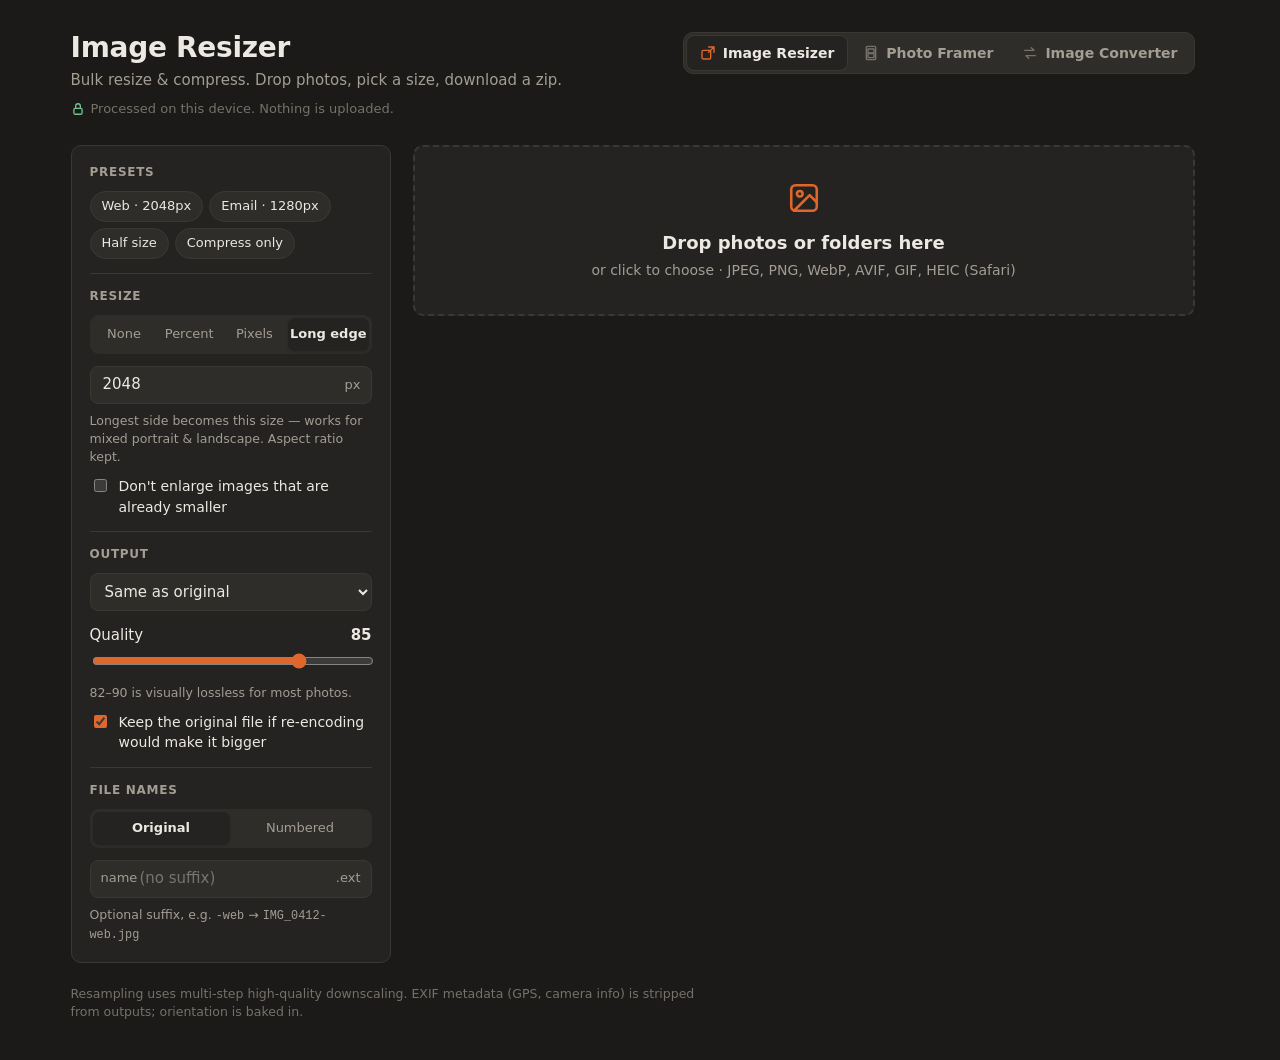
<file: resize.html>
<!doctype html>
<html lang="en">
<head>
<meta charset="utf-8">
<meta name="viewport" content="width=device-width, initial-scale=1, viewport-fit=cover">
<title>Image Resizer</title>
<link rel="icon" href="data:image/svg+xml,%3Csvg xmlns='http://www.w3.org/2000/svg' viewBox='0 0 32 32'%3E%3Crect x='3' y='9' width='20' height='20' rx='3' fill='none' stroke='%23e0672b' stroke-width='3'/%3E%3Cpath d='M17 3h12v12M29 3L17 15' fill='none' stroke='%23e0672b' stroke-width='3' stroke-linecap='round'/%3E%3C/svg%3E">
<link rel="stylesheet" href="style.css">
<style>
/* ---------- Image Resizer styles (shared colors & header live in style.css) ---------- */
main{display:grid;grid-template-columns:320px minmax(0,1fr);gap:22px;align-items:start}
@media (max-width:820px){main{grid-template-columns:minmax(0,1fr)}.work{order:-1}}

/* settings */
.panel{background:var(--panel);border:1px solid var(--border);border-radius:var(--radius);box-shadow:var(--shadow)}
aside.panel{position:sticky;top:16px;padding:18px}
@media (max-width:820px){aside.panel{position:static}}
.section{padding:14px 0;border-top:1px solid var(--border)}
.section:first-child{padding-top:0;border-top:0}
.section:last-child{padding-bottom:0}
.label{font-size:12px;font-weight:600;letter-spacing:.06em;text-transform:uppercase;color:var(--muted);margin:0 0 10px}
.seg{display:grid;grid-template-columns:repeat(4,1fr);background:var(--panel-2);border-radius:9px;padding:3px;gap:2px}
.seg button{border:0;background:transparent;padding:7px 2px;white-space:nowrap;border-radius:7px;font-size:13px;cursor:pointer;color:var(--muted)}
.seg button[aria-pressed="true"]{background:var(--panel);color:var(--text);box-shadow:0 1px 3px rgba(0,0,0,.12);font-weight:600}
.mode-body{margin-top:12px}
.row{display:flex;align-items:center;gap:8px}
.field{display:flex;align-items:center;background:var(--panel-2);border:1px solid var(--border);border-radius:8px;padding:0 10px;height:38px;flex:1;min-width:0}
.field input{border:0;background:transparent;outline:0;width:100%;min-width:0;font-variant-numeric:tabular-nums}
.field span{color:var(--muted);font-size:13px;flex:none}
.field:focus-within{border-color:var(--accent)}
.lock{flex:none;width:38px;height:38px;border-radius:8px;border:1px solid var(--border);background:var(--panel-2);display:grid;place-items:center;cursor:pointer;color:var(--muted)}
.lock[aria-pressed="true"]{color:var(--accent);border-color:var(--accent);background:var(--accent-soft)}
.hint{font-size:12.5px;color:var(--muted);margin:8px 0 0}
input[type=range]{width:100%;accent-color:var(--accent)}
.range-head{display:flex;justify-content:space-between;align-items:baseline;margin-bottom:4px}
.range-head b{font-variant-numeric:tabular-nums}
select{width:100%;height:38px;border-radius:8px;border:1px solid var(--border);background:var(--panel-2);padding:0 10px}
.check{display:flex;gap:9px;align-items:flex-start;font-size:14px;margin-top:10px;cursor:pointer}
.check input{margin-top:3px;accent-color:var(--accent)}
.presets{display:flex;flex-wrap:wrap;gap:6px}
.seg.seg-2{grid-template-columns:1fr 1fr}
.item.dragging{opacity:.4}
.item.drop-before{box-shadow:inset 0 2px 0 var(--accent)}
.item.drop-after{box-shadow:inset 0 -2px 0 var(--accent)}
.item[draggable=true]{cursor:grab}
.meta .calc{color:var(--faint)}
.newname{color:var(--accent);font-weight:500}
.chip{border:1px solid var(--border);background:var(--panel-2);border-radius:999px;padding:5px 11px;font-size:13px;cursor:pointer}
.chip:hover{border-color:var(--accent)}
.disabled{opacity:.45;pointer-events:none}

/* workspace */
.work{display:flex;flex-direction:column;gap:14px;min-width:0}

.toolbar{display:flex;align-items:center;gap:10px;flex-wrap:wrap;padding:12px 14px}
.stats{flex:1;min-width:180px;font-size:14px;color:var(--muted)}
.stats b{color:var(--text);font-variant-numeric:tabular-nums}
.stats .save{color:var(--good);font-weight:600}
.btn{border:1px solid var(--border);background:var(--panel-2);border-radius:9px;padding:0 14px;height:38px;cursor:pointer;font-weight:500;display:inline-flex;align-items:center;gap:7px;white-space:nowrap}
.btn:hover{border-color:var(--muted)}
.btn.primary{background:var(--accent);border-color:var(--accent);color:var(--accent-ink);font-weight:600}
.btn.primary:hover{filter:brightness(1.05)}
.btn:disabled{opacity:.45;cursor:default;filter:none}
.btn.ghost{background:transparent}
.progress{height:4px;background:var(--panel-2);border-radius:4px;overflow:hidden;width:100%;display:none}
.progress>i{display:block;height:100%;width:0;background:var(--accent);transition:width .15s}
.progress.on{display:block}

.list{list-style:none;margin:0;padding:0;display:flex;flex-direction:column}
.item{display:grid;grid-template-columns:56px 1fr auto;gap:12px;align-items:center;padding:10px 14px;border-top:1px solid var(--border)}
.item:first-child{border-top:0}
.thumb{width:56px;height:56px;border-radius:8px;object-fit:cover;background:var(--panel-2);display:block}
.info{min-width:0}
.name{font-weight:500;white-space:nowrap;overflow:hidden;text-overflow:ellipsis;font-size:14px}
.meta{font-size:12.5px;color:var(--muted);font-variant-numeric:tabular-nums;margin-top:2px;display:flex;flex-wrap:wrap;gap:0 6px}
.meta .arrow{color:var(--accent)}
.meta .good{color:var(--good);font-weight:600}
.meta .bad{color:var(--bad)}
.acts{display:flex;align-items:center;gap:4px}
.icon-btn{width:34px;height:34px;border-radius:8px;border:0;background:transparent;display:grid;place-items:center;cursor:pointer;color:var(--muted)}
.icon-btn:hover{background:var(--panel-2);color:var(--text)}
.icon-btn:disabled{opacity:.3;cursor:default;background:transparent}
.badge{font-size:11.5px;padding:2px 8px;border-radius:999px;background:var(--panel-2);color:var(--muted);white-space:nowrap}
.badge.done{background:color-mix(in srgb,var(--good) 16%,transparent);color:var(--good)}
.badge.err{background:color-mix(in srgb,var(--bad) 16%,transparent);color:var(--bad)}
.badge.work{background:var(--accent-soft);color:var(--accent)}
.empty-note{padding:18px;text-align:center;color:var(--muted);font-size:14px}
footer{margin-top:22px;color:var(--faint);font-size:12.5px;max-width:80ch}
@media (max-width:520px){
  .item{grid-template-columns:44px 1fr auto;gap:10px;padding:10px}
  .thumb{width:44px;height:44px}
  .badge{display:none}
}
</style>
</head>
<body>
<div class="wrap">
  <header class="top">
    <div>
      <h1>Image Resizer</h1>
      <p class="sub">Bulk resize &amp; compress. Drop photos, pick a size, download a zip.</p>
      <p class="local"><svg width="14" height="14" viewBox="0 0 24 24" fill="none" stroke="currentColor" stroke-width="2.2" stroke-linecap="round" stroke-linejoin="round" aria-hidden="true"><rect x="5" y="11" width="14" height="10" rx="2"/><path d="M8 11V7a4 4 0 0 1 8 0v4"/></svg> Processed on this device. Nothing is uploaded.</p>
    </div>
    <div class="switcher" data-tool="resize"></div>
  </header>

  <main>
    <aside class="panel" id="settings">
      <div class="section">
        <p class="label">Presets</p>
        <div class="presets">
          <button class="chip" data-preset="web">Web · 2048px</button>
          <button class="chip" data-preset="email">Email · 1280px</button>
          <button class="chip" data-preset="half">Half size</button>
          <button class="chip" data-preset="compress">Compress only</button>
        </div>
      </div>

      <div class="section">
        <p class="label">Resize</p>
        <div class="seg" role="group" aria-label="Resize mode">
          <button data-mode="none">None</button>
          <button data-mode="percent">Percent</button>
          <button data-mode="pixels">Pixels</button>
          <button data-mode="long">Long edge</button>
        </div>

        <div class="mode-body" data-for="none">
          <p class="hint">Keep original dimensions — just re-encode / compress.</p>
        </div>

        <div class="mode-body" data-for="percent">
          <div class="range-head"><span>Scale</span><b id="percentOut">50%</b></div>
          <div class="row">
            <input type="range" id="percentRange" min="5" max="400" step="1">
            <label class="field" style="flex:0 0 86px"><input type="number" id="percent" min="1" max="1000" inputmode="numeric"><span>%</span></label>
          </div>
          <p class="hint">Under 100% shrinks, over 100% enlarges.</p>
        </div>

        <div class="mode-body" data-for="pixels">
          <div class="row">
            <label class="field"><span>W&nbsp;</span><input type="number" id="width" min="1" placeholder="auto" inputmode="numeric"><span>px</span></label>
            <button class="lock" id="lock" aria-pressed="true" title="Maintain aspect ratio">
              <svg width="18" height="18" viewBox="0 0 24 24" fill="none" stroke="currentColor" stroke-width="2.2" stroke-linecap="round"><path d="M10 14a4 4 0 0 0 5.66 0l3-3a4 4 0 0 0-5.66-5.66l-1 1"/><path d="M14 10a4 4 0 0 0-5.66 0l-3 3a4 4 0 0 0 5.66 5.66l1-1"/></svg>
            </button>
            <label class="field"><span>H&nbsp;</span><input type="number" id="height" min="1" placeholder="auto" inputmode="numeric"><span>px</span></label>
          </div>
          <p class="hint" id="pixelsHint"></p>
        </div>

        <div class="mode-body" data-for="long">
          <label class="field"><input type="number" id="longEdge" min="1" inputmode="numeric"><span>px</span></label>
          <p class="hint">Longest side becomes this size — works for mixed portrait &amp; landscape. Aspect ratio kept.</p>
        </div>

        <label class="check" id="noUpscaleWrap"><input type="checkbox" id="noUpscale"> <span>Don't enlarge images that are already smaller</span></label>
      </div>

      <div class="section">
        <p class="label">Output</p>
        <select id="format">
          <option value="keep">Same as original</option>
          <option value="image/jpeg">JPEG</option>
          <option value="image/webp">WebP (smaller)</option>
          <option value="image/avif" id="avifOpt">AVIF (smallest)</option>
          <option value="image/png">PNG (lossless)</option>
        </select>
        <div id="qualityWrap" style="margin-top:14px">
          <div class="range-head"><span>Quality</span><b id="qualityOut">85</b></div>
          <input type="range" id="quality" min="40" max="100" step="1">
          <p class="hint" id="qualityHint">82–90 is visually lossless for most photos.</p>
        </div>
        <label class="check"><input type="checkbox" id="neverLarger"> <span>Keep the original file if re-encoding would make it bigger</span></label>
      </div>

      <div class="section">
        <p class="label">File names</p>
        <div class="seg seg-2" role="group" aria-label="Naming">
          <button data-name="original">Original</button>
          <button data-name="number">Numbered</button>
        </div>
        <div class="name-body" data-for="original" style="margin-top:12px">
          <label class="field"><span>name</span><input type="text" id="suffix" placeholder="(no suffix)" spellcheck="false"><span class="ext-out">.jpg</span></label>
          <p class="hint">Optional suffix, e.g. <code>-web</code> → <code>IMG_0412-web.jpg</code></p>
        </div>
        <div class="name-body" data-for="number" style="margin-top:12px">
          <label class="field"><input type="text" id="prefix" placeholder="prefix (optional)" spellcheck="false"><span class="ext-out">001.jpg</span></label>
          <div class="row" style="margin-top:8px">
            <label class="field"><span>Start&nbsp;</span><input type="number" id="start" min="0" inputmode="numeric"></label>
            <label class="field"><span>Digits&nbsp;</span>
              <select id="pad" style="border:0;background:transparent;height:36px;padding:0">
                <option value="auto">Auto</option><option value="1">1</option><option value="2">2</option><option value="3">3</option><option value="4">4</option>
              </select>
            </label>
          </div>
          <div class="row" style="margin-top:8px">
            <label class="field"><span>Order&nbsp;</span>
              <select id="order" style="border:0;background:transparent;height:36px;padding:0">
                <option value="manual">As listed (drag to reorder)</option>
                <option value="name">File name</option>
                <option value="date">Date modified</option>
              </select>
            </label>
          </div>
          <p class="hint" id="numberHint"></p>
        </div>
      </div>
    </aside>

    <section class="work">
      <div class="drop" id="drop" tabindex="0" role="button" aria-label="Add images">
        <svg width="34" height="34" viewBox="0 0 24 24" fill="none" stroke="currentColor" stroke-width="1.8" stroke-linecap="round" stroke-linejoin="round"><rect x="3" y="3" width="18" height="18" rx="3"/><circle cx="9" cy="9" r="2"/><path d="m21 15-5-5L5 21"/></svg>
        <span class="drop-title">Drop photos or folders here</span>
        <span class="drop-sub">or click to choose · JPEG, PNG, WebP, AVIF, GIF, HEIC (Safari)</span>
        <input type="file" id="fileInput" accept="image/*,.heic,.heif" multiple hidden>
      </div>

      <div class="panel hidden" id="batch">
        <div class="toolbar">
          <div class="stats" id="stats"></div>
          <button class="btn ghost" id="clearBtn">Clear</button>
          <button class="btn" id="dlAllBtn" title="Saves every image as its own file instead of one ZIP. Your browser may ask once to allow multiple downloads.">
            <svg width="16" height="16" viewBox="0 0 24 24" fill="none" stroke="currentColor" stroke-width="2" stroke-linecap="round" stroke-linejoin="round"><rect x="8" y="3" width="12" height="15" rx="2"/><path d="M5 7v12a2 2 0 0 0 2 2h9"/></svg><span id="dlAllLabel">Download separately</span>
          </button>
          <button class="btn primary" id="zipBtn">
            <svg width="16" height="16" viewBox="0 0 24 24" fill="none" stroke="currentColor" stroke-width="2.2" stroke-linecap="round" stroke-linejoin="round"><path d="M12 3v12m0 0 5-5m-5 5-5-5M4 21h16"/></svg><span id="zipLabel">Download ZIP</span>
          </button>
          <button class="btn primary hidden" id="photosBtn" title="Opens the share sheet — choose Save Image(s) to add them to your photo library">
            <svg width="16" height="16" viewBox="0 0 24 24" fill="none" stroke="currentColor" stroke-width="2.2" stroke-linecap="round" stroke-linejoin="round"><rect x="3" y="3" width="18" height="18" rx="3"/><circle cx="9" cy="9" r="2"/><path d="m21 15-5-5L5 21"/></svg><span id="photosLabel">Save to Photos</span>
          </button>
          <div class="progress" id="progress"><i></i></div>
        </div>
        <ul class="list" id="list"></ul>
      </div>
    </section>
  </main>
  <footer>Resampling uses multi-step high-quality downscaling. EXIF metadata (GPS, camera info) is stripped from outputs; orientation is baked in.</footer>
</div>
<script src="switcher.js"></script>
<script src="shared-photos.js"></script>
<script src="save-photos.js"></script>
<script>
(() => {
'use strict';
const $ = s => document.querySelector(s);
const $$ = s => [...document.querySelectorAll(s)];

/* ---------- settings ---------- */
const DEFAULTS = { mode:'long', percent:50, width:'', height:'', keepAspect:true, longEdge:2048,
  noUpscale:false, format:'keep', quality:85, neverLarger:true, suffix:'',
  nameMode:'original', prefix:'', start:1, pad:'auto', order:'manual' };
let S = { ...DEFAULTS };
try { Object.assign(S, JSON.parse(localStorage.getItem('resizer.settings') || '{}')); } catch {}
const save = () => { try { localStorage.setItem('resizer.settings', JSON.stringify(S)); } catch {} };

const canEncode = type => { try { const c = document.createElement('canvas'); c.width = c.height = 1; return c.toDataURL(type).startsWith('data:' + type); } catch { return false; } };
const AVIF_OK = canEncode('image/avif');
const WEBP_OK = canEncode('image/webp');
if (!AVIF_OK) { $('#avifOpt').disabled = true; $('#avifOpt').textContent = 'AVIF (not supported in this browser)'; if (S.format === 'image/avif') S.format = 'keep'; }
if (!WEBP_OK) { $('[value="image/webp"]').disabled = true; if (S.format === 'image/webp') S.format = 'keep'; }

const PRESETS = {
  web:      { mode:'long', longEdge:2048, format:'image/jpeg', quality:85, noUpscale:true },
  email:    { mode:'long', longEdge:1280, format:'image/jpeg', quality:78, noUpscale:true },
  half:     { mode:'percent', percent:50 },
  compress: { mode:'none', format:'keep', quality:82, neverLarger:true },
};

function syncUI() {
  $$('.seg button').forEach(b => b.setAttribute('aria-pressed', b.dataset.mode === S.mode));
  $$('.mode-body').forEach(el => el.classList.toggle('hidden', el.dataset.for !== S.mode));
  $('#percent').value = S.percent; $('#percentRange').value = Math.min(400, S.percent); $('#percentOut').textContent = S.percent + '%';
  $('#width').value = S.width; $('#height').value = S.height; $('#longEdge').value = S.longEdge;
  $('#lock').setAttribute('aria-pressed', S.keepAspect);
  $('#pixelsHint').textContent = S.keepAspect
    ? 'Aspect kept. Both set → fits inside W×H. One set → the other is calculated per image.'
    : 'Aspect not kept — images are stretched to exactly W×H (blank uses the original).';
  $('#noUpscaleWrap').classList.toggle('disabled', S.mode === 'none');
  $('#noUpscale').checked = S.noUpscale; $('#neverLarger').checked = S.neverLarger;
  $('#format').value = S.format;
  $('#quality').value = S.quality; $('#qualityOut').textContent = S.quality;
  syncQuality();
  $('#suffix').value = S.suffix;
  $$('[data-name]').forEach(b => b.setAttribute('aria-pressed', b.dataset.name === S.nameMode));
  $$('.name-body').forEach(el => el.classList.toggle('hidden', el.dataset.for !== S.nameMode));
  $('#prefix').value = S.prefix; $('#start').value = S.start; $('#pad').value = S.pad; $('#order').value = S.order;
  const ext = S.format === 'keep' ? '.ext' : extFor(S.format);
  const $ext = document.querySelectorAll('.ext-out');
  $ext[0].textContent = ext; $ext[1].textContent = numStr(0, Math.max(1, items.length)) + ext;
  const n = Math.max(items.length, 3);
  const hx = ext === '.ext' ? '.jpg' : ext;
  $('#numberHint').textContent = `${S.prefix}${numStr(0, n)}${hx}, ${S.prefix}${numStr(1, n)}${hx} … numbered top to bottom. Drag rows to change the order.`;
}

// Quality only matters for JPG / WebP / AVIF output. With "Same as original", that
// depends on the photos in the list, so this also runs whenever the list changes.
function syncQuality() {
  const LOSSY = ['image/jpeg', 'image/webp', 'image/avif'];
  const types = S.format === 'keep'
    ? items.filter(i => i.status !== 'error').map(i => outType(i.file))
    : [S.format];
  const lossy = types.filter(t => LOSSY.includes(t)).length;
  const off = types.length > 0 && lossy === 0;
  $('#qualityWrap').classList.toggle('disabled', off);
  $('#quality').disabled = off;
  $('#qualityHint').textContent =
    off ? (S.format === 'keep' ? 'Your images stay PNG, which is lossless — quality doesn’t apply.' : 'PNG is lossless — quality doesn’t apply.')
    : lossy < types.length ? 'Applies to the JPG / WebP / AVIF images. PNGs stay lossless.'
    : '82–90 is visually lossless for most photos.';
}

function set(patch) { Object.assign(S, patch); save(); syncUI(); invalidate(); }

$$('.seg button').forEach(b => b.onclick = () => set({ mode: b.dataset.mode }));
$$('[data-preset]').forEach(b => b.onclick = () => set(PRESETS[b.dataset.preset]));
const num = (v, min = 1) => { const n = Math.round(+v); return Number.isFinite(n) && n >= min ? n : ''; };
$('#percentRange').oninput = e => set({ percent: +e.target.value });
$('#percent').oninput = e => { const n = num(e.target.value); if (n) { Object.assign(S, { percent: n }); save(); $('#percentRange').value = Math.min(400, n); $('#percentOut').textContent = n + '%'; invalidate(); } };
$('#width').oninput = e => { S.width = num(e.target.value); save(); invalidate(); };
$('#height').oninput = e => { S.height = num(e.target.value); save(); invalidate(); };
$('#longEdge').oninput = e => { const n = num(e.target.value); if (n) { S.longEdge = n; save(); invalidate(); } };
$('#lock').onclick = () => set({ keepAspect: !S.keepAspect });
$('#noUpscale').onchange = e => set({ noUpscale: e.target.checked });
$('#neverLarger').onchange = e => set({ neverLarger: e.target.checked });
$('#format').onchange = e => set({ format: e.target.value });
$('#quality').oninput = e => { S.quality = +e.target.value; $('#qualityOut').textContent = S.quality; save(); invalidate(); };
$('#suffix').oninput = e => { S.suffix = e.target.value.replace(/[\\/:*?"<>|]/g, ''); save(); invalidate(); };
$$('[data-name]').forEach(b => b.onclick = () => set({ nameMode: b.dataset.name }));
$('#prefix').oninput = e => { S.prefix = e.target.value.replace(/[\\/:*?"<>|]/g, ''); save(); syncUI(); refreshNames(); };
$('#start').oninput = e => { const n = Math.round(+e.target.value); if (Number.isFinite(n) && n >= 0) { S.start = n; save(); syncUI(); refreshNames(); } };
$('#pad').onchange = e => { S.pad = e.target.value; save(); syncUI(); refreshNames(); };
$('#order').onchange = e => { S.order = e.target.value; save(); sortItems(); SharedPhotos.reordered(items.map(i => i.sid)); };
function numStr(i, total) {
  const n = S.start + i, last = S.start + total - 1;
  const digits = S.pad === 'auto' ? String(last).length : +S.pad;
  return String(n).padStart(digits, '0');
}

/* ---------- math ---------- */
function targetSize(w, h) {
  let tw = w, th = h;
  if (S.mode === 'percent') { tw = w * S.percent / 100; th = h * S.percent / 100; }
  else if (S.mode === 'long') { const s = S.longEdge / Math.max(w, h); tw = w * s; th = h * s; }
  else if (S.mode === 'pixels') {
    const W = +S.width || 0, H = +S.height || 0;
    if (S.keepAspect) {
      const s = W && H ? Math.min(W / w, H / h) : W ? W / w : H ? H / h : 1;
      tw = w * s; th = h * s;
    } else { tw = W || w; th = H || h; }
  }
  if (S.noUpscale && S.mode !== 'none' && (tw > w || th > h)) {
    const s = Math.min(w / tw, h / th); tw *= s; th *= s;
  }
  return { w: Math.max(1, Math.round(tw)), h: Math.max(1, Math.round(th)) };
}
const EXT = { 'image/jpeg':'.jpg', 'image/png':'.png', 'image/webp':'.webp', 'image/avif':'.avif' };
function extFor(t) { return EXT[t] || '.png'; }
function outType(file) {
  if (S.format !== 'keep') return S.format;
  const t = (file.type || '').toLowerCase();
  if (t === 'image/jpeg' || t === 'image/png') return t;
  if (t === 'image/webp') return WEBP_OK ? t : 'image/jpeg';
  if (t === 'image/avif') return AVIF_OK ? t : 'image/jpeg';
  if (/hei[cf]/.test(t) || /\.hei[cf]$/i.test(file.name)) return 'image/jpeg';
  return 'image/png'; // gif, bmp, tiff, svg...
}
const fmtBytes = b => b < 1024 ? b + ' B' : b < 1048576 ? (b / 1024).toFixed(0) + ' KB' : (b / 1048576).toFixed(b < 10485760 ? 2 : 1) + ' MB';

/* ---------- items ---------- */
let items = [], nextId = 1;
const list = $('#list');

function isImage(f) { return (f.type && f.type.startsWith('image/')) || /\.(jpe?g|png|webp|avif|gif|bmp|tiff?|heic|heif)$/i.test(f.name); }

// Photos added here (drop, picker, paste). Shared with the other tools via shared-photos.js.
function addFiles(files) {
  const photos = files.filter(isImage).map(file => ({ id: SharedPhotos.newId(), file }));
  if (!photos.length) return;
  addEntries(photos);
  SharedPhotos.added(photos);
}

function addEntries(photos) {
  photos = photos.filter(p => !items.some(i => i.sid === p.id));
  if (!photos.length) return;
  for (const { id: sid, file } of photos) {
    const it = { id: nextId++, sid, file, w: 0, h: 0, status: 'ready', out: null, error: '' };
    it.url = URL.createObjectURL(file);
    it.el = document.createElement('li'); it.el.className = 'item'; it.el.draggable = true;
    it.el.innerHTML = `<img class="thumb" alt="" draggable="false" loading="lazy" decoding="async">
      <div class="info"><div class="name"></div><div class="meta"></div></div>
      <div class="acts"><span class="badge"></span>
        <button class="icon-btn dl" title="Download this image" disabled><svg width="17" height="17" viewBox="0 0 24 24" fill="none" stroke="currentColor" stroke-width="2.2" stroke-linecap="round" stroke-linejoin="round"><path d="M12 3v12m0 0 5-5m-5 5-5-5M4 21h16"/></svg></button>
        <button class="icon-btn rm" title="Remove"><svg width="16" height="16" viewBox="0 0 24 24" fill="none" stroke="currentColor" stroke-width="2.2" stroke-linecap="round"><path d="M6 6l12 12M18 6 6 18"/></svg></button>
      </div>`;
    it.el.querySelector('.name').textContent = file.name;
    const img = it.el.querySelector('img');
    img.onload = () => { it.w = img.naturalWidth; it.h = img.naturalHeight; renderItem(it); updateStats(); };
    img.onerror = () => { if (it.status === 'ready') { it.status = 'error'; it.error = 'Can’t read this format in this browser'; renderItem(it); updateStats(); } };
    img.src = it.url;
    it.el.querySelector('.rm').onclick = () => removeItem(it);
    it.el.querySelector('.dl').onclick = () => it.out && downloadBlob(it.out.blob, it.out.name);
    items.push(it); list.appendChild(it.el);
  }
  if (S.order !== 'manual') sortItems(); else refreshNames();
  syncUI();
  $('#batch').classList.remove('hidden'); $('#drop').classList.add('compact');
  updateStats();
  scheduleAuto();
}

function removeItem(it, remote) {
  if (!remote) SharedPhotos.removed([it.sid]);
  URL.revokeObjectURL(it.url); it.el.remove();
  items = items.filter(x => x !== it);
  refreshNames(); syncUI();
  if (!items.length) { $('#batch').classList.add('hidden'); $('#drop').classList.remove('compact'); }
  updateStats();
}

function renderItem(it) {
  const meta = it.el.querySelector('.meta'), badge = it.el.querySelector('.badge');
  const orig = it.w ? `${it.w}×${it.h} · ${fmtBytes(it.file.size)}` : fmtBytes(it.file.size);
  let html = `<span>${orig}</span>`;
  if (it.status === 'done') {
    const o = it.out, pct = Math.round((1 - o.blob.size / it.file.size) * 100);
    html += `<span class="arrow">→</span><span>${o.w}×${o.h} · ${fmtBytes(o.blob.size)}</span>` +
      (pct > 0 ? `<span class="good">−${pct}%</span>` : pct < 0 ? `<span class="bad">+${-pct}%</span>` : '') +
      (o.kept ? `<span>(original kept)</span>` : '');
  } else if (it.status === 'error') {
    html += `<span class="bad">${escapeHtml(it.error)}</span>`;
  } else if (it.w) {
    const t = targetSize(it.w, it.h);
    html += `<span class="arrow">→</span><span>${t.w}×${t.h} · <span class="calc">…</span></span>`;
  }
  meta.innerHTML = html;
  const nm = it.el.querySelector('.name');
  nm.textContent = it.file.name;
  if (it.plannedName && it.plannedName !== it.file.name) {
    const s2 = document.createElement('span'); s2.className = 'newname'; s2.textContent = '  →  ' + it.plannedName; nm.appendChild(s2);
  }
  badge.className = 'badge ' + ({ done:'done', error:'err', working:'work' }[it.status] || '');
  badge.textContent = { ready:'Ready', working:'Working…', done:'Done', error:'Error' }[it.status];
  it.el.querySelector('.dl').disabled = it.status !== 'done';
}
const escapeHtml = s => s.replace(/[&<>"]/g, c => ({ '&':'&amp;', '<':'&lt;', '>':'&gt;', '"':'&quot;' }[c]));

// Settings changed: throw away old results and recalculate in the background.
function invalidate() {
  gen++;
  PhotoSave.clear();
  for (const it of items) { if (it.status === 'done' || (it.status === 'error' && it.w)) { it.status = 'ready'; it.out = null; it.error = ''; } }
  refreshNames();
  updateStats();
  scheduleAuto();
}

function updateStats() {
  const n = items.length, done = items.filter(i => i.status === 'done');
  const inBytes = items.reduce((a, i) => a + i.file.size, 0);
  let html = `<b>${n}</b> image${n === 1 ? '' : 's'} · ${fmtBytes(inBytes)}`;
  if (done.length && done.length === items.filter(i => i.status !== 'error').length) {
    const doneIn = done.reduce((a, i) => a + i.file.size, 0), out = done.reduce((a, i) => a + i.out.blob.size, 0);
    const pct = Math.round((1 - out / doneIn) * 100);
    html += ` → <b>${fmtBytes(out)}</b>` + (pct > 0 ? ` <span class="save">(−${pct}%)</span>` : '');
  }
  const errs = items.filter(i => i.status === 'error').length;
  if (errs) html += ` · <span style="color:var(--bad)">${errs} failed</span>`;
  $('#stats').innerHTML = html;
  syncQuality();
  const ok = items.some(i => i.status !== 'error');
  $('#zipBtn').disabled = $('#dlAllBtn').disabled = !ok;
  // "Download 4 JPGs" (like the Photo Framer); "Download 4 images" when formats are mixed.
  const live = items.filter(i => i.status !== 'error');
  const exts = new Set(live.map(i => extFor(i.out ? i.out.type : outType(i.file)).slice(1).toUpperCase()));
  const ext = exts.size === 1 ? [...exts][0] : null;
  $('#dlAllLabel').textContent = live.length === 1 ? `Download ${ext}`
    : live.length ? `Download ${live.length} ${ext ? ext + 's' : 'images'}` : 'Download separately';
  // Phones: "Save to Photos" becomes the main button (the share sheet also offers Save to Files).
  const phone = PhotoSave.available;
  $('#photosBtn').classList.toggle('hidden', !phone);
  $('#photosBtn').disabled = !ok;
  $('#dlAllBtn').classList.toggle('hidden', phone);
  $('#zipBtn').classList.toggle('primary', !phone);
  $('#photosLabel').textContent = live.length > 1 ? `Save ${live.length} to Photos` : 'Save to Photos';
}

/* ---------- processing ---------- */
async function decode(file) {
  if ('createImageBitmap' in window) {
    try { return await createImageBitmap(file, { imageOrientation: 'from-image' }); } catch {}
  }
  const img = new Image(); img.decoding = 'async';
  const url = URL.createObjectURL(file);
  try { img.src = url; await img.decode(); return img; }
  finally { setTimeout(() => URL.revokeObjectURL(url), 1000); }
}
function canvas(w, h) { const c = document.createElement('canvas'); c.width = w; c.height = h; return c; }
function release(c) { if (c && c.getContext) { c.width = c.height = 0; } else if (c && c.close) c.close(); }

function resample(src, sw, sh, tw, th, fill) {
  let cur = src, cw = sw, ch = sh;
  // Step down by halves for sharper, alias-free downscaling
  while (cw / 2 >= tw && ch / 2 >= th && cw > 2 && ch > 2) {
    const nw = Math.round(cw / 2), nh = Math.round(ch / 2);
    const c = canvas(nw, nh), x = c.getContext('2d');
    x.imageSmoothingEnabled = true; x.imageSmoothingQuality = 'high';
    x.drawImage(cur, 0, 0, nw, nh);
    if (cur !== src) release(cur);
    cur = c; cw = nw; ch = nh;
  }
  const out = canvas(tw, th), ctx = out.getContext('2d');
  if (!ctx) throw new Error('Image too large for this browser');
  if (fill) { ctx.fillStyle = '#ffffff'; ctx.fillRect(0, 0, tw, th); }
  ctx.imageSmoothingEnabled = true; ctx.imageSmoothingQuality = 'high';
  ctx.drawImage(cur, 0, 0, tw, th);
  if (cur !== src) release(cur);
  return out;
}
const toBlob = (c, type, q) => new Promise((res, rej) => c.toBlob(b => b ? res(b) : rej(new Error('Too large to encode in this browser')), type, q));

function outName(file, type, used, idx, total) {
  const base = S.nameMode === 'number' ? S.prefix + numStr(idx, total) : file.name.replace(/\.[^.]+$/, '') + S.suffix;
  let name = base + extFor(type), i = 2;
  while (used.has(name.toLowerCase())) name = `${base} (${i++})${extFor(type)}`;
  used.add(name.toLowerCase());
  return name;
}

async function processOne(it, g) {
  if (!items.includes(it) || it.status !== 'ready') return;
  it.status = 'working'; renderItem(it);
  let src;
  try {
    src = await decode(it.file);
    const sw = src.width || src.naturalWidth, sh = src.height || src.naturalHeight;
    it.w = sw; it.h = sh;
    const { w, h } = targetSize(sw, sh);
    const type = outType(it.file);
    const c = resample(src, sw, sh, w, h, type === 'image/jpeg');
    let blob = await toBlob(c, type, S.quality / 100);
    release(c);
    let kept = false;
    const sameType = type === (it.file.type || '').toLowerCase();
    if (S.neverLarger && sameType && w === sw && h === sh && blob.size >= it.file.size) { blob = it.file; kept = true; }
    it.out = { blob, w, h, type, kept };
    it.status = 'done';
  } catch (e) {
    it.status = 'error'; it.error = e && e.message || 'Failed';
  } finally { release(src); }
  if (g !== gen) { it.status = 'ready'; it.out = null; it.error = ''; }   // settings changed meanwhile
  if (items.includes(it)) renderItem(it);
}

// Output sizes are worked out automatically in the background, a moment after
// photos are added or a setting changes, so each row shows its new file size.
let gen = 0, running = null, autoTimer = 0;
function scheduleAuto() { clearTimeout(autoTimer); autoTimer = setTimeout(processAll, 350); }

function processAll() {
  if (running) return running;
  running = (async () => {
    const bar = $('#progress'), fill = bar.firstElementChild;
    for (;;) {
      const g = gen, todo = items.filter(i => i.status === 'ready');
      if (!todo.length) break;
      bar.classList.add('on'); fill.style.width = '0%';
      let done = 0; const q = todo.slice();
      const worker = async () => {
        while (q.length && g === gen) {
          await processOne(q.shift(), g);
          fill.style.width = (++done / todo.length * 100) + '%';
        }
      };
      await Promise.all([worker(), worker()]);
      updateStats();
    }
    bar.classList.remove('on');
    updateStats();
  })().finally(() => { running = null; });
  return running;
}

function planNames() {
  const used = new Set(), live = items.filter(i => i.status !== 'error');
  live.forEach((it, idx) => { it.plannedName = outName(it.file, it.out ? it.out.type : outType(it.file), used, idx, live.length); });
  items.filter(i => i.status === 'error').forEach(i => i.plannedName = '');
}
function refreshNames() { planNames(); items.forEach(renderItem); }
function finishedOutputs() {
  planNames();
  return items.filter(i => i.status === 'done').map(i => ({ name: (i.out.name = i.plannedName), blob: i.out.blob }));
}
function sortItems() {
  if (S.order === 'name') items.sort((a, b) => a.file.name.localeCompare(b.file.name, undefined, { numeric: true, sensitivity: 'base' }));
  else if (S.order === 'date') items.sort((a, b) => (a.file.lastModified - b.file.lastModified) || a.file.name.localeCompare(b.file.name, undefined, { numeric: true }));
  items.forEach(it => list.appendChild(it.el));
  refreshNames();
}

/* drag to reorder */
let dragIt = null;
list.addEventListener('dragstart', e => {
  const li = e.target.closest('.item'); if (!li) { e.preventDefault(); return; }
  dragIt = items.find(i => i.el === li); li.classList.add('dragging');
  e.dataTransfer.effectAllowed = 'move'; e.dataTransfer.setData('text/x-reorder', '1');
});
list.addEventListener('dragover', e => {
  if (!dragIt) return; e.preventDefault(); e.stopPropagation();
  const li = e.target.closest('.item');
  $$('.drop-before,.drop-after').forEach(x => x.classList.remove('drop-before', 'drop-after'));
  if (li && li !== dragIt.el) { const r = li.getBoundingClientRect(); li.classList.add(e.clientY < r.top + r.height / 2 ? 'drop-before' : 'drop-after'); }
});
list.addEventListener('drop', e => {
  if (!dragIt) return; e.preventDefault(); e.stopPropagation();
  const li = e.target.closest('.item');
  if (li && li !== dragIt.el) {
    const before = li.classList.contains('drop-before');
    items.splice(items.indexOf(dragIt), 1);
    const target = items.findIndex(i => i.el === li);
    items.splice(before ? target : target + 1, 0, dragIt);
    items.forEach(it => list.appendChild(it.el));
    S.order = 'manual'; save(); syncUI(); refreshNames();
    SharedPhotos.reordered(items.map(i => i.sid));
  }
  endDrag();
});
list.addEventListener('dragend', endDrag);
function endDrag() { if (dragIt) dragIt.el.classList.remove('dragging'); dragIt = null; $$('.drop-before,.drop-after').forEach(x => x.classList.remove('drop-before', 'drop-after')); drop.classList.remove('over'); }

async function ensureProcessed() {
  clearTimeout(autoTimer);
  if (items.some(i => i.status === 'ready' || i.status === 'working')) $('#zipLabel').textContent = 'Preparing…';
  while (running || items.some(i => i.status === 'ready')) await processAll();
  $('#zipLabel').textContent = 'Download ZIP';
  return finishedOutputs();
}

$('#zipBtn').onclick = async () => {
  const files = await ensureProcessed(); if (!files.length) return;
  const total = files.reduce((a, f) => a + f.blob.size, 0);
  if (total > 4e9 || files.length > 65000) { alertMsg('That’s over 4 GB — use “Files” to download individually.'); return; }
  $('#zipBtn').disabled = true; $('#zipLabel').textContent = 'Zipping…';
  try {
    const zip = await makeZip(files);
    const d = new Date(), p = n => String(n).padStart(2, '0');
    downloadBlob(zip, `resized-${d.getFullYear()}${p(d.getMonth() + 1)}${p(d.getDate())}-${p(d.getHours())}${p(d.getMinutes())}.zip`);
  } finally { $('#zipLabel').textContent = 'Download ZIP'; updateStats(); }
};
$('#dlAllBtn').onclick = async () => {
  const files = await ensureProcessed();
  for (const f of files) { downloadBlob(f.blob, f.name); await new Promise(r => setTimeout(r, 250)); }
};
$('#photosBtn').onclick = async () => {
  const btn = $('#photosBtn'); btn.disabled = true;
  try { await PhotoSave.save(async () => (await ensureProcessed()).map(f => ({ name: f.name, blob: f.blob }))); }
  catch (e) { alertMsg('Couldn’t open the share sheet: ' + (e && e.message || e)); }
  finally { btn.disabled = false; }
};
$('#clearBtn').onclick = () => { SharedPhotos.cleared(); clearAll(); };
function clearAll() { items.forEach(i => URL.revokeObjectURL(i.url)); items = []; list.innerHTML = ''; $('#batch').classList.add('hidden'); $('#drop').classList.remove('compact'); updateStats(); };

function downloadBlob(blob, name) {
  const a = document.createElement('a'); a.href = URL.createObjectURL(blob); a.download = name;
  document.body.appendChild(a); a.click(); a.remove();
  setTimeout(() => URL.revokeObjectURL(a.href), 60000);
}
function alertMsg(m) { $('#stats').innerHTML = `<span style="color:var(--bad)">${escapeHtml(m)}</span>`; }

/* ---------- zip (store, no deps) ---------- */
const CRC = (() => { const t = new Uint32Array(256); for (let n = 0; n < 256; n++) { let c = n; for (let k = 0; k < 8; k++) c = c & 1 ? 0xEDB88320 ^ (c >>> 1) : c >>> 1; t[n] = c >>> 0; } return t; })();
function crc32(u8) { let c = 0xFFFFFFFF; for (let i = 0; i < u8.length; i++) c = CRC[(c ^ u8[i]) & 0xFF] ^ (c >>> 8); return (c ^ 0xFFFFFFFF) >>> 0; }
async function makeZip(files) {
  const enc = new TextEncoder(), parts = [], central = [];
  const d = new Date();
  const time = (d.getHours() << 11) | (d.getMinutes() << 5) | (d.getSeconds() >> 1);
  const date = ((d.getFullYear() - 1980) << 9) | ((d.getMonth() + 1) << 5) | d.getDate();
  let offset = 0, cdSize = 0;
  for (const f of files) {
    const crc = crc32(new Uint8Array(await f.blob.arrayBuffer()));
    const name = enc.encode(f.name), size = f.blob.size;
    const lh = new DataView(new ArrayBuffer(30));
    lh.setUint32(0, 0x04034b50, true); lh.setUint16(4, 20, true); lh.setUint16(6, 0x0800, true); lh.setUint16(8, 0, true);
    lh.setUint16(10, time, true); lh.setUint16(12, date, true); lh.setUint32(14, crc, true);
    lh.setUint32(18, size, true); lh.setUint32(22, size, true); lh.setUint16(26, name.length, true); lh.setUint16(28, 0, true);
    parts.push(lh, name, f.blob);
    const ch = new DataView(new ArrayBuffer(46));
    ch.setUint32(0, 0x02014b50, true); ch.setUint16(4, 20, true); ch.setUint16(6, 20, true); ch.setUint16(8, 0x0800, true);
    ch.setUint16(10, 0, true); ch.setUint16(12, time, true); ch.setUint16(14, date, true); ch.setUint32(16, crc, true);
    ch.setUint32(20, size, true); ch.setUint32(24, size, true); ch.setUint16(28, name.length, true);
    ch.setUint32(42, offset, true);
    central.push(ch, name);
    offset += 30 + name.length + size; cdSize += 46 + name.length;
  }
  const eo = new DataView(new ArrayBuffer(22));
  eo.setUint32(0, 0x06054b50, true); eo.setUint16(8, files.length, true); eo.setUint16(10, files.length, true);
  eo.setUint32(12, cdSize, true); eo.setUint32(16, offset, true);
  return new Blob([...parts, ...central, eo], { type: 'application/zip' });
}

/* ---------- input ---------- */
const drop = $('#drop'), input = $('#fileInput');
drop.onclick = () => input.click();
drop.onkeydown = e => { if (e.key === 'Enter' || e.key === ' ') { e.preventDefault(); input.click(); } };
input.onchange = () => { addFiles([...input.files]); input.value = ''; };
['dragenter', 'dragover'].forEach(t => document.addEventListener(t, e => { e.preventDefault(); if (!dragIt) drop.classList.add('over'); }));
['dragleave', 'drop'].forEach(t => document.addEventListener(t, e => { if (t === 'dragleave' && e.relatedTarget) return; drop.classList.remove('over'); }));
document.addEventListener('drop', async e => {
  e.preventDefault();
  if (dragIt) { endDrag(); return; }
  const dt = e.dataTransfer, entries = [...(dt.items || [])].map(i => i.webkitGetAsEntry && i.webkitGetAsEntry()).filter(Boolean);
  if (entries.length && entries.some(en => en.isDirectory)) {
    const out = []; await Promise.all(entries.map(en => walk(en, out))); addFiles(out);
  } else addFiles([...dt.files]);
});
function walk(entry, out) {
  if (entry.isFile) return new Promise(r => entry.file(f => { out.push(f); r(); }, r));
  if (!entry.isDirectory) return Promise.resolve();
  const reader = entry.createReader();
  return new Promise(res => {
    const all = [];
    const next = () => reader.readEntries(async batch => {
      if (!batch.length) { await Promise.all(all.map(en => walk(en, out))); res(); }
      else { all.push(...batch); next(); }
    }, () => res());
    next();
  });
}
document.addEventListener('paste', e => { const f = [...(e.clipboardData?.files || [])]; if (f.length) addFiles(f); });

/* ---------- photos shared with the other tools ---------- */
SharedPhotos.connect({
  add: photos => addEntries(photos),
  remove: ids => items.filter(i => ids.includes(i.sid)).forEach(i => removeItem(i, true)),
  clear: () => clearAll(),
  order: ids => {
    if (S.order !== 'manual') return;            // a Name/Date sort here takes priority
    const pos = new Map(ids.map((id, n) => [id, n]));
    items.sort((a, b) => (pos.get(a.sid) ?? 1e9) - (pos.get(b.sid) ?? 1e9));
    items.forEach(it => list.appendChild(it.el));
    refreshNames();
  },
});

syncUI(); updateStats();
})();
</script>
</body>
</html>
</file>
<file: style.css>
/* Shared styles for every tool page: colors, page frame, header, tool switcher.
   Tool-specific styles live inside each tool's own .html file. */
:root {
  /* shared palette (dark is the intended look) */
  --bg: #1b1a18; --panel: #242321; --raised: #2f2d2a; --line: #3b3834;
  --text: #ece8e2; --muted: #a39d93; --faint: #767169;
  --accent: #e0672b; --accent-hover: #ec7638; --accent-ink: #ffffff;
  --ok: #74c393; --warn: #e8a948;
  --paper: #f6f4f0; --photo-a: #8a847b; --photo-b: #6b665f; --photo-c: #a8a198;
  /* aliases used by the Image Resizer */
  --panel-2: var(--raised); --border: var(--line); --good: var(--ok); --bad: var(--warn);
  --accent-soft: color-mix(in srgb, var(--accent) 12%, var(--panel)); --shadow: none; --radius: 10px;
  --mono: ui-monospace, SFMono-Regular, Menlo, monospace;
  color-scheme: dark;
  box-sizing: border-box;
  padding-top: env(safe-area-inset-top, 0px);
  padding-bottom: env(safe-area-inset-bottom, 0px);
}
@media (prefers-color-scheme: dark) { :root:not([data-theme="light"]) { --bg: #1b1a18; } }
:root[data-theme="dark"] { --bg: #1b1a18; }
*, *::before, *::after { box-sizing: inherit; }
/* Always reserve the scrollbar's space, so tall and short pages line up exactly when switching tools. */
html { scrollbar-gutter: stable; }
body {
  margin: 0; background: var(--bg); color: var(--text);
  font: 15px/1.45 system-ui, -apple-system, "Segoe UI", Roboto, "Helvetica Neue", Arial, sans-serif;
  -webkit-font-smoothing: antialiased;
}
button, input, select { font: inherit; color: inherit; }
:focus-visible { outline: 2px solid var(--accent); outline-offset: 2px; }
code { font-family: var(--mono); font-size: .95em; }
.hidden { display: none !important; }
.wrap { max-width: 1180px; margin: 0 auto; padding: 32px 28px 40px; }

/* shared header */
.top { display: flex; justify-content: space-between; align-items: flex-start; gap: 16px; margin-bottom: 26px; }
.top h1 { margin: 0 0 6px; font-size: 28px; line-height: 1.15; font-weight: 700; letter-spacing: -0.01em; }
.top .sub { margin: 0; color: var(--muted); }
.top .local { margin: 8px 0 0; color: var(--faint); font-size: 13px; display: flex; align-items: center; gap: 6px; }
.top .local svg { color: var(--ok); flex: none; }

/* tool switcher: one button per tool */
.switcher { flex: none; }
.tabs { display: flex; gap: 3px; padding: 3px; background: var(--raised); border: 1px solid var(--line); border-radius: 10px; }
.tab {
  display: inline-flex; align-items: center; justify-content: center; gap: 7px; height: 34px; padding: 0 13px;
  border-radius: 7px; color: var(--muted); text-decoration: none; font-size: 14px; font-weight: 600; white-space: nowrap;
  transition: color .15s, background .15s;
}
.tab:hover { color: var(--text); }
.tab svg { color: var(--faint); flex: none; transition: color .15s; }
.tab[aria-current="page"] { background: var(--panel); color: var(--text); box-shadow: 0 0 0 1px var(--line); }
.tab[aria-current="page"] svg { color: var(--accent); }
.tab .short { display: none; }

/* Upload area (both tools use this exact box). Shrinks to one line once photos are added (.compact). */
.drop {
  display: block; width: 100%; margin: 0; padding: 34px 16px; text-align: center;
  font: inherit; color: var(--text);
  border: 2px dashed var(--line); border-radius: 10px; background: var(--panel);
  cursor: pointer; transition: border-color .15s, background .15s;
}
.drop:hover, .drop.over { border-color: var(--accent); background: color-mix(in srgb, var(--accent) 12%, var(--panel)); }
.drop svg { display: block; margin: 0 auto; color: var(--accent); }
.drop .drop-title { display: block; margin: 15px 0 4px; font-size: 18px; line-height: 26px; font-weight: 700; }
.drop .drop-sub { display: block; color: var(--muted); font-size: 14px; line-height: 20px; }
.drop.compact { padding: 14px 16px; }
.drop.compact .drop-title { margin: 0; font-size: 15px; line-height: 22px; }
.drop.compact .drop-sub, .drop.compact svg { display: none; }

@media (max-width: 820px) {
  .wrap { padding: 22px 16px 32px; }
  .top h1 { font-size: 24px; }
}
@media (max-width: 900px) {
  .tab .full { display: none; }
  .tab .short { display: inline; }
}
@media (max-width: 640px) {
  /* phones: big full-width Save to Photos, then ZIP underneath */
  .toolbar #photosBtn, .toolbar #zipBtn, .toolbar #dlAllBtn { flex: 1 1 100%; justify-content: center; height: 44px; }
  .toolbar #photosBtn { order: 1; }
  .toolbar #zipBtn, .toolbar #dlAllBtn { order: 2; }
  .toolbar .progress { order: 3; }
  .top { flex-direction: column; gap: 14px; }
  .switcher { order: -1; width: 100%; }
  .tab { flex: 1; padding: 0 8px; }
}
</file>
